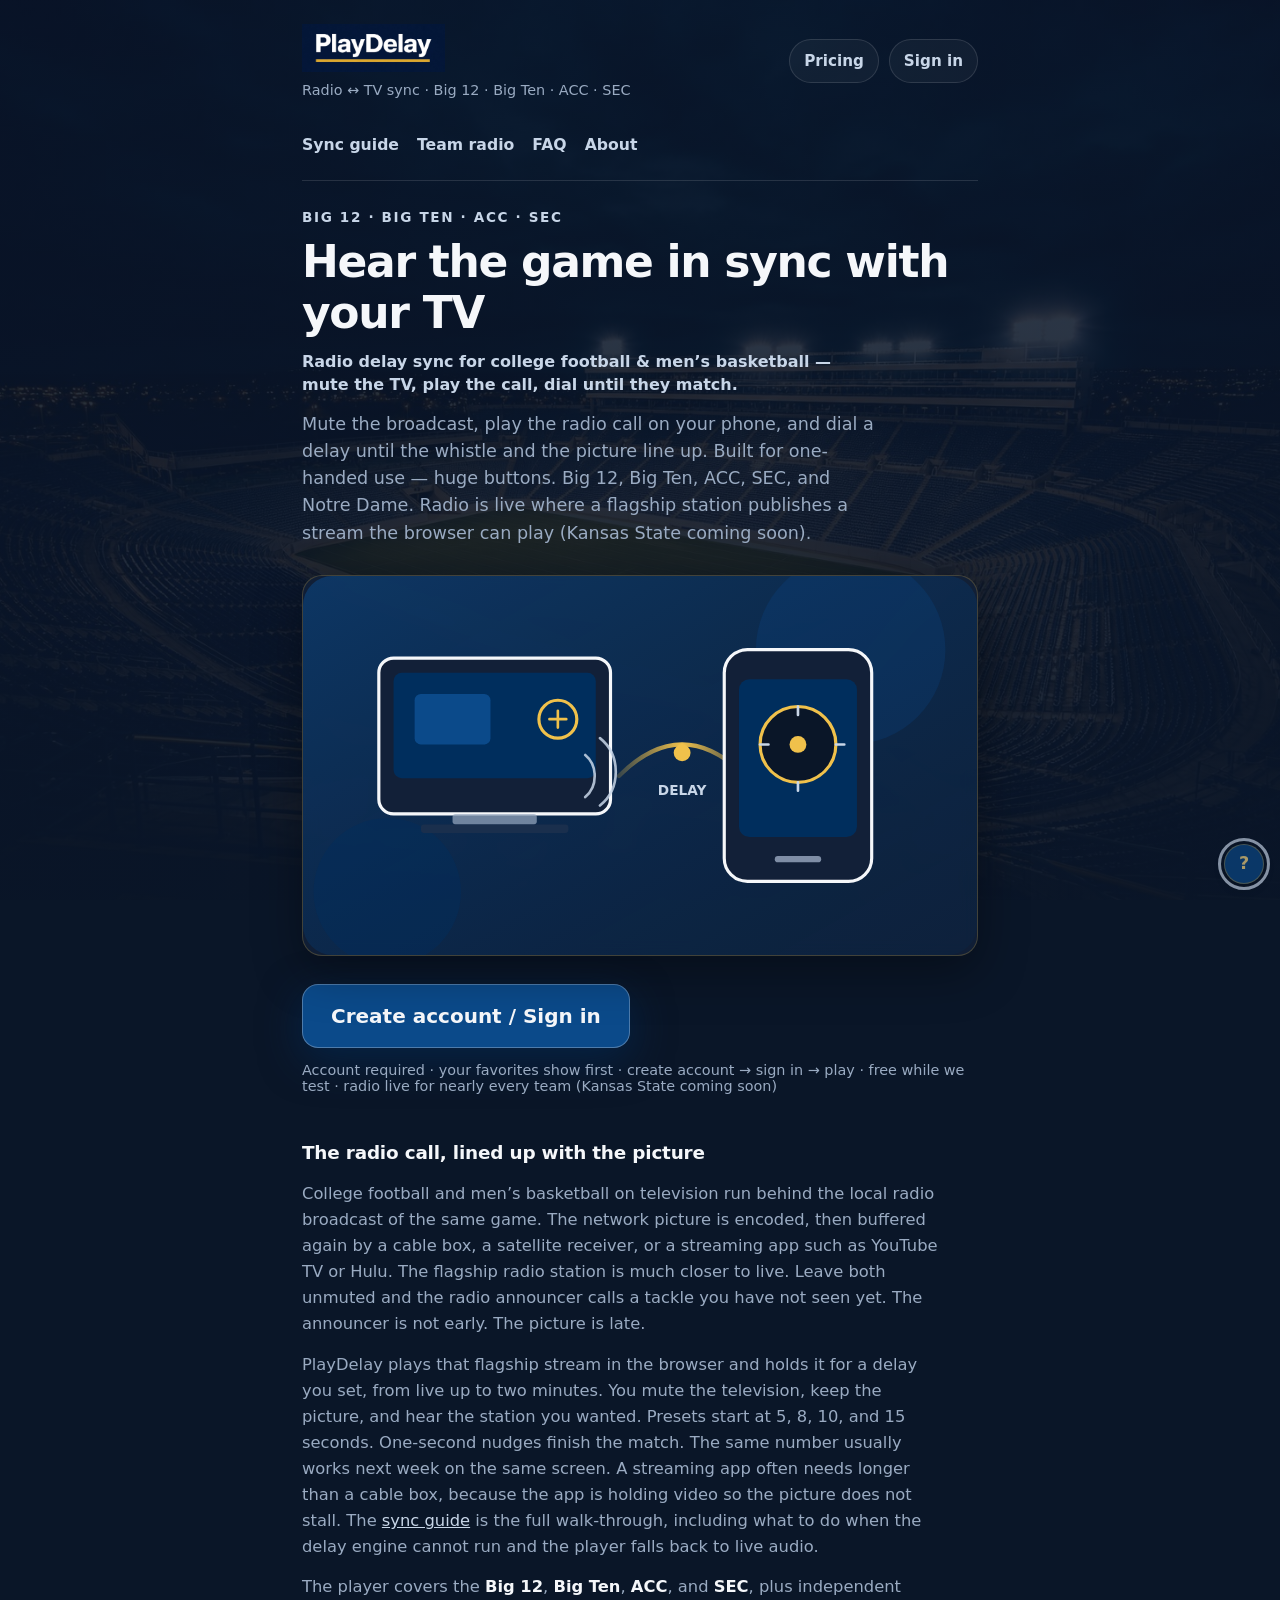
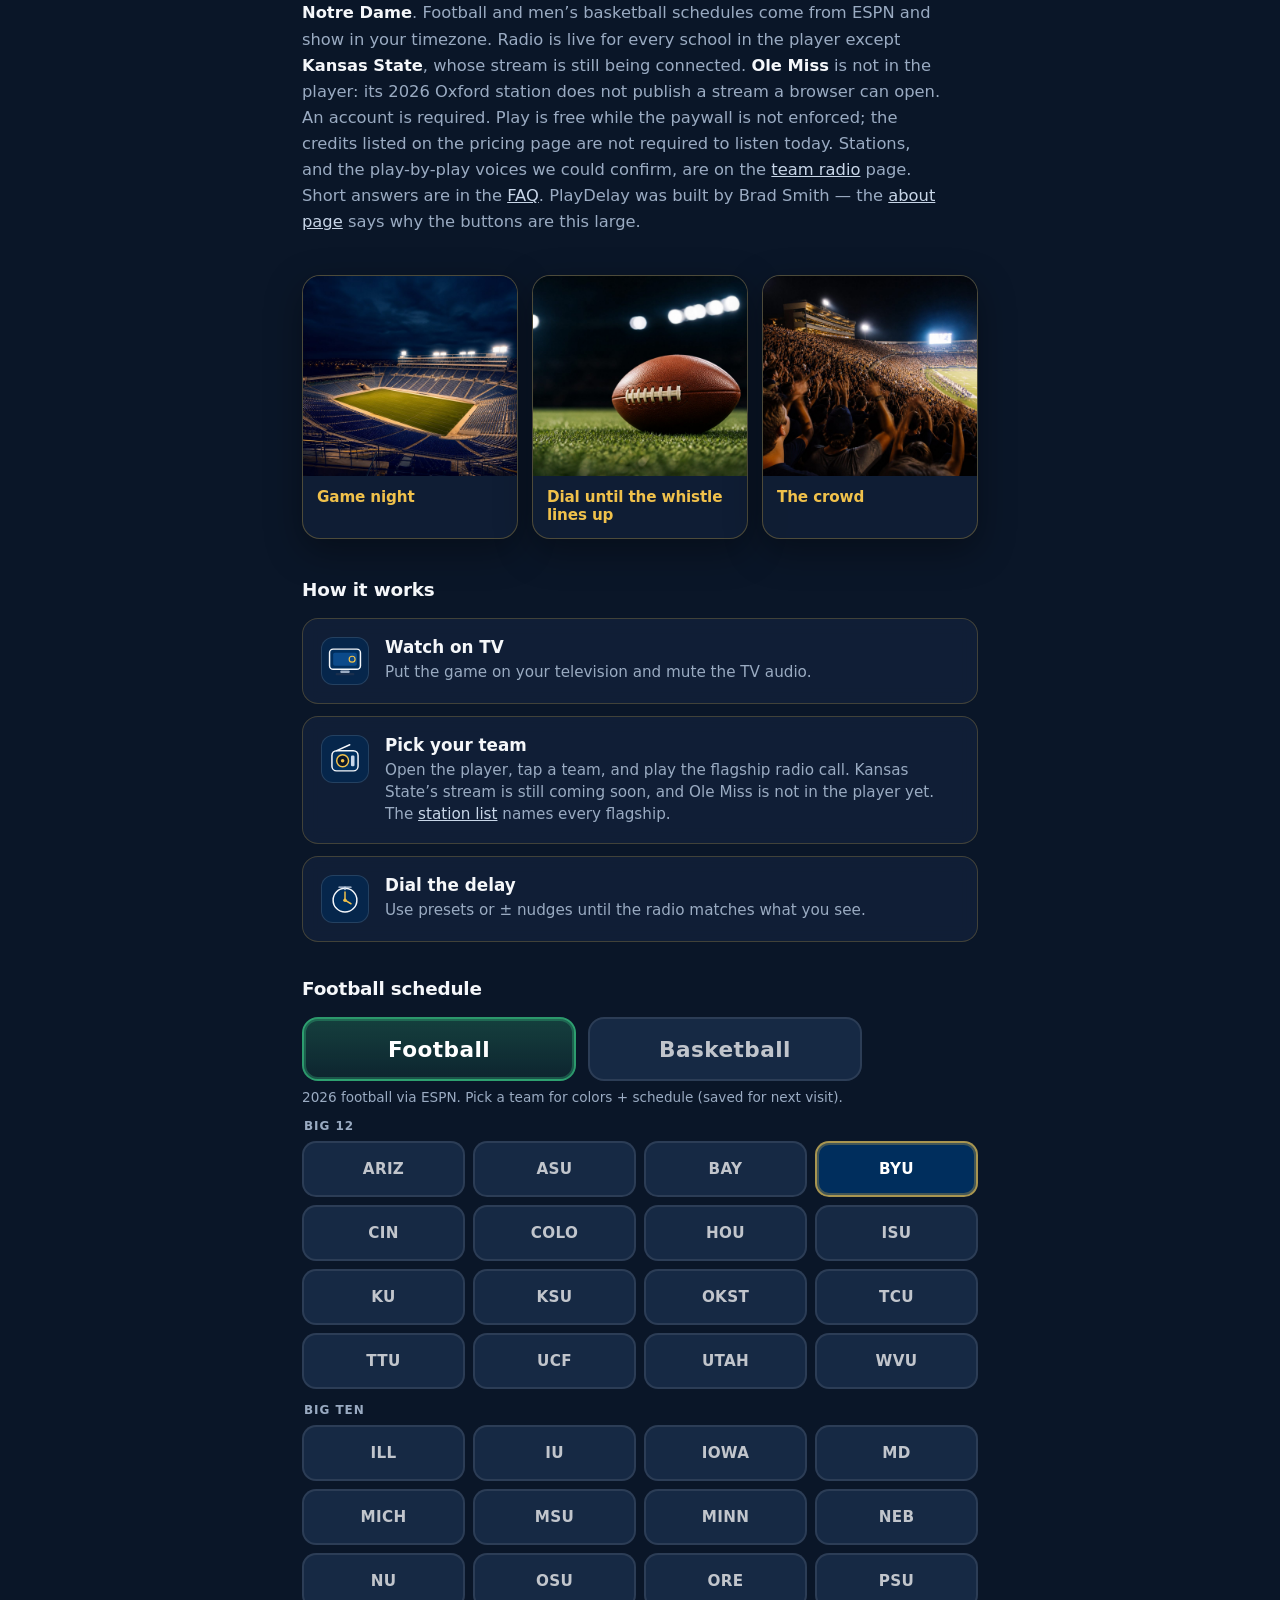
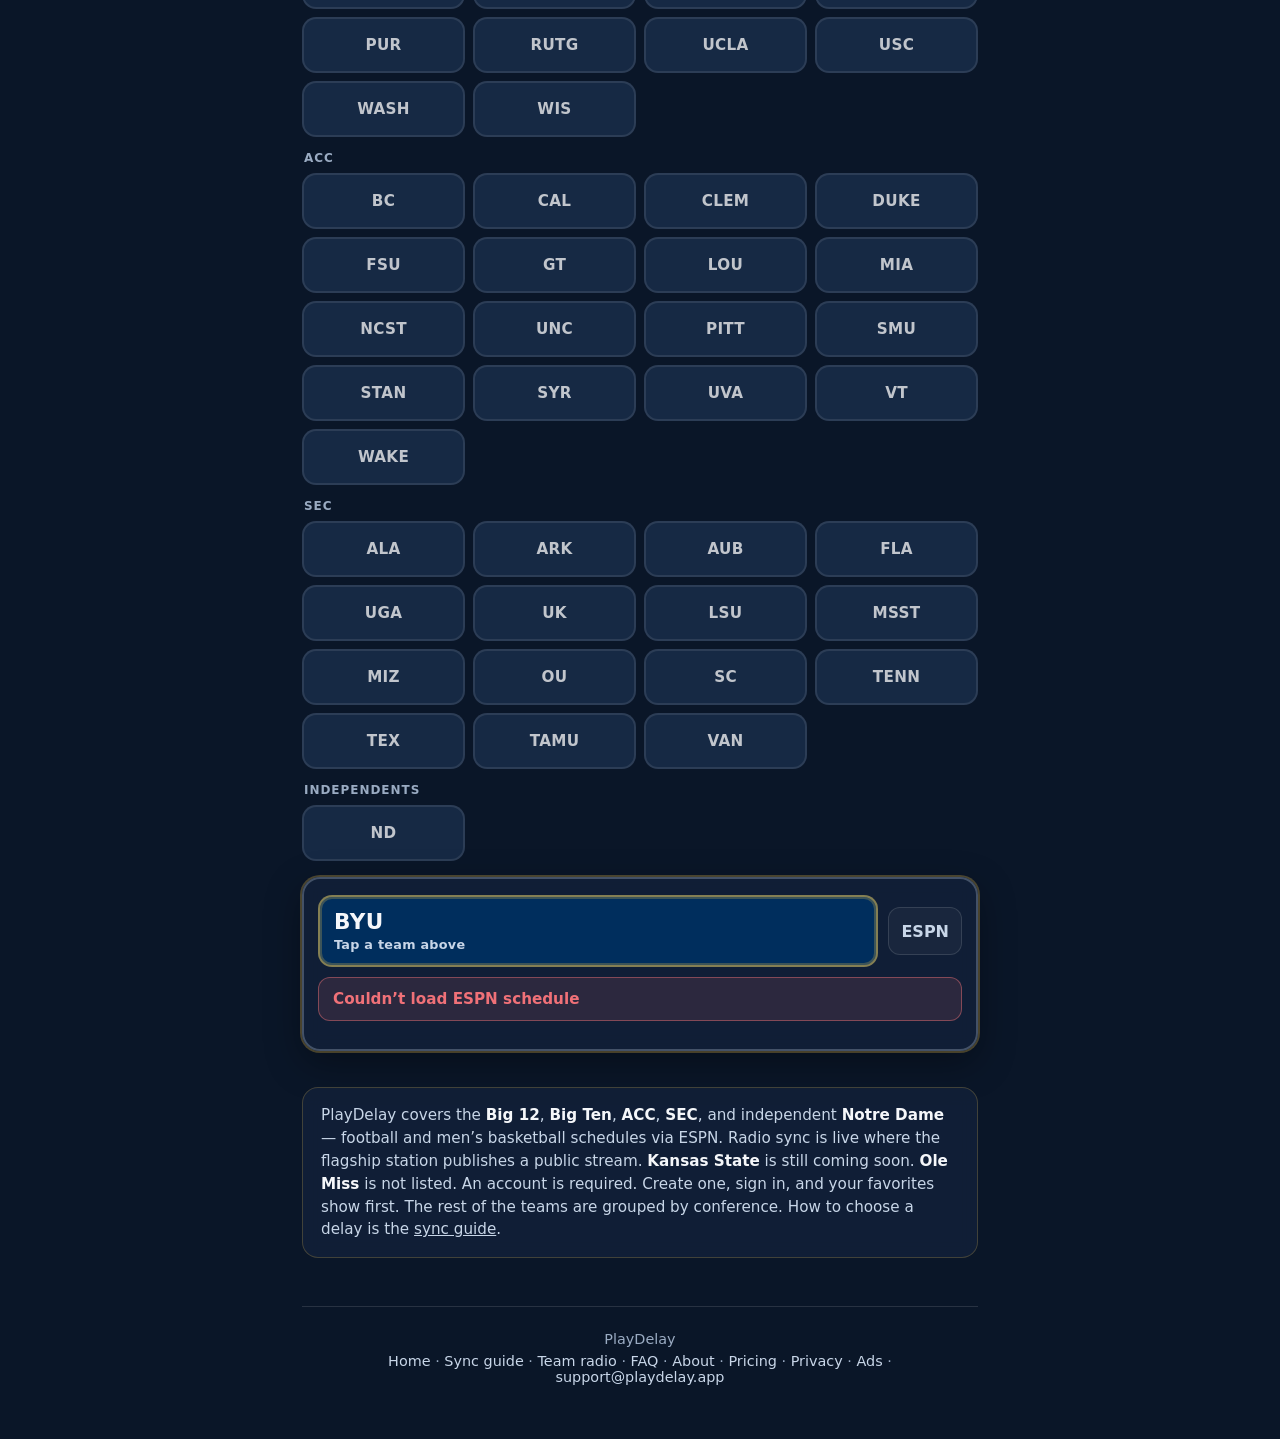
<file: index.html>
<!DOCTYPE html>
<html lang="en">
<head>
<script async src="https://pagead2.googlesyndication.com/pagead/js/adsbygoogle.js?client=ca-pub-4094883618179579"
     crossorigin="anonymous"></script>
<meta name="google-adsense-account" content="ca-pub-4094883618179579">
  <meta charset="utf-8" />
  <meta name="viewport" content="width=device-width, initial-scale=1, viewport-fit=cover" />
  <meta name="theme-color" content="#0a1628" />
  <script>
    try {
      var t = localStorage.getItem("playdelay.lastTeam");
      var ok = {
        arizona:1, asu:1, baylor:1, byu:1, cincinnati:1, colorado:1, houston:1,
        iowa_state:1, kansas:1, kansas_state:1, oklahoma_state:1, tcu:1,
        texas_tech:1, ucf:1, utah:1, west_virginia:1, nebraska:1, usc:1, miami:1,
        notre_dame:1, lsu:1, alabama:1, arkansas:1, auburn:1, boston_college:1,
        california:1, clemson:1, duke:1, florida:1, florida_state:1, georgia:1,
        georgia_tech:1, illinois:1, indiana:1, iowa:1, kentucky:1, louisville:1,
        maryland:1, michigan:1, michigan_state:1, minnesota:1, mississippi_state:1,
        missouri:1, nc_state:1, north_carolina:1, northwestern:1, ohio_state:1,
        oklahoma:1, oregon:1, penn_state:1, pittsburgh:1, purdue:1, rutgers:1,
        smu:1, south_carolina:1, stanford:1, syracuse:1, tennessee:1, texas:1,
        texas_am:1, ucla:1, vanderbilt:1, virginia:1, virginia_tech:1,
        wake_forest:1, washington:1, wisconsin:1
      };
      if (t && ok[t]) document.documentElement.dataset.team = t;
    } catch (e) {}
  </script>
  <link rel="icon" href="assets/favicon.svg?v=logo3" type="image/svg+xml" />
  <link rel="icon" href="assets/favicon-32.png?v=logo3" type="image/png" sizes="32x32" />
  <link rel="apple-touch-icon" href="assets/apple-touch-icon.png?v=logo3" />
  <title>PlayDelay — Sync radio to TV for Power 4 football</title>
  <meta name="description" content="Sync college football and men’s basketball radio to your TV. Big 12, Big Ten, ACC, SEC, and Notre Dame. Live radio where the flagship publishes a browser stream. Kansas State is still coming soon." />
  <link rel="canonical" href="https://playdelay.app/" />
  <meta property="og:title" content="PlayDelay — Sync radio to TV for Power 4 football" />
  <meta property="og:description" content="Sync college football and men’s basketball radio to your TV. Big 12, Big Ten, ACC, SEC, and Notre Dame. Live radio where the flagship publishes a browser stream. Kansas State is still coming soon." />
  <meta property="og:url" content="https://playdelay.app/" />
  <meta property="og:type" content="website" />
  <meta property="og:image" content="https://playdelay.app/assets/og-image.png?v=logo3" />
  <meta property="og:image:width" content="1200" />
  <meta property="og:image:height" content="630" />
  <meta name="twitter:card" content="summary_large_image" />
  <meta name="twitter:title" content="PlayDelay — Sync radio to TV for Power 4 football" />
  <meta name="twitter:description" content="Sync college football and men’s basketball radio to your TV. Big 12, Big Ten, ACC, SEC, and Notre Dame. Live radio where the flagship publishes a browser stream. Kansas State is still coming soon." />
  <meta name="twitter:image" content="https://playdelay.app/assets/og-image.png?v=logo3" />
  <meta name="google-site-verification" content="noxufBd_f9ALm4eSOAFZV-xJT1zgJV4WtEppzp7fz1U" />
  <script type="application/ld+json">
  {
    "@context": "https://schema.org",
    "@type": "WebApplication",
    "name": "PlayDelay",
    "url": "https://playdelay.app/",
    "description": "Sync college football and men’s basketball radio to your TV. Big 12, Big Ten, ACC, SEC, and Notre Dame. Live radio where the flagship publishes a browser stream. Kansas State is still coming soon.",
    "applicationCategory": "SportsApplication",
    "operatingSystem": "Web",
    "offers": {
      "@type": "Offer",
      "price": "0",
      "priceCurrency": "USD"
    }
  }
  </script>
  <link rel="manifest" href="manifest.webmanifest" />
  <link rel="stylesheet" href="styles.css?v=content1" />
</head>
<body class="landing env-landing">
  <div class="landing-shell">
    <header class="landing-header">
      <div class="brand brand--wordmark">
        <img class="brand-wordmark" src="assets/logo-wordmark.png?v=logo3" alt="PlayDelay" width="800" height="269" />
        <p class="subtitle">Radio ↔ TV sync · Big 12 · Big Ten · ACC · SEC</p>
      </div>
      <div class="header-actions">
        <a class="nav-link" href="pricing.html">Pricing</a>
        <a class="nav-link" href="login.html?next=player.html">Sign in</a>
      </div>
    </header>
    <nav class="landing-links" aria-label="Guides">
      <a href="guide.html">Sync guide</a>
      <a href="radio.html">Team radio</a>
      <a href="faq.html">FAQ</a>
      <a href="about.html">About</a>
    </nav>

    <main>
      <section class="hero" aria-labelledby="hero-title">
        <p class="hero-kicker">Big 12 · Big Ten · ACC · SEC</p>
        <h2 id="hero-title" class="hero-title">Hear the game in sync with your TV</h2>
        <p class="hero-seo">Radio delay sync for college football &amp; men’s basketball — mute the TV, play the call, dial until they match.</p>
        <p class="hero-lead">
          Mute the broadcast, play the radio call on your phone, and dial a delay
          until the whistle and the picture line up. Built for one-handed use —
          huge buttons. Big 12, Big Ten, ACC, SEC, and Notre Dame. Radio is live where a flagship station publishes a stream the browser can play (Kansas State coming soon).
        </p>
        <figure class="hero-art">
          <img
            src="assets/hero-sync.svg"
            width="640"
            height="360"
            alt="Illustration of a TV and phone radio synced with a delay dial"
          />
        </figure>
        <div class="hero-actions">
          <a class="btn btn-cta" href="login.html?next=player.html">Create account / Sign in</a>
        </div>
        <p class="hero-note">Account required · your favorites show first · create account → sign in → play · free while we test · radio live for nearly every team (Kansas State coming soon)</p>
      </section>

      <section class="home-copy" aria-labelledby="home-copy-title">
        <h2 id="home-copy-title" class="section-title">The radio call, lined up with the picture</h2>
        <p>
          College football and men’s basketball on television run behind the local radio broadcast of the same game. The network picture is encoded, then buffered again by a cable box, a satellite receiver, or a streaming app such as YouTube TV or Hulu. The flagship radio station is much closer to live. Leave both unmuted and the radio announcer calls a tackle you have not seen yet. The announcer is not early. The picture is late.
        </p>
        <p>
          PlayDelay plays that flagship stream in the browser and holds it for a delay you set, from live up to two minutes. You mute the television, keep the picture, and hear the station you wanted. Presets start at 5, 8, 10, and 15 seconds. One-second nudges finish the match. The same number usually works next week on the same screen. A streaming app often needs longer than a cable box, because the app is holding video so the picture does not stall. The <a href="guide.html">sync guide</a> is the full walk-through, including what to do when the delay engine cannot run and the player falls back to live audio.
        </p>
        <p>
          The player covers the <strong>Big 12</strong>, <strong>Big Ten</strong>, <strong>ACC</strong>, and <strong>SEC</strong>, plus independent <strong>Notre Dame</strong>. Football and men’s basketball schedules come from ESPN and show in your timezone. Radio is live for every school in the player except <strong>Kansas State</strong>, whose stream is still being connected. <strong>Ole Miss</strong> is not in the player: its 2026 Oxford station does not publish a stream a browser can open. An account is required. Play is free while the paywall is not enforced; the credits listed on the pricing page are not required to listen today. Stations, and the play-by-play voices we could confirm, are on the <a href="radio.html">team radio</a> page. Short answers are in the <a href="faq.html">FAQ</a>. PlayDelay was built by Brad Smith — the <a href="about.html">about page</a> says why the buttons are this large.
        </p>
      </section>

      <section class="env-gallery" aria-label="Game night atmosphere">
        <figure class="env-card">
          <img
            src="assets/env-stadium-night.jpg"
            width="768"
            height="512"
            alt="Lit football stadium at night"
            loading="lazy"
            decoding="async"
          />
          <figcaption>Game night</figcaption>
        </figure>
        <figure class="env-card">
          <img
            src="assets/env-football-turf.jpg"
            width="768"
            height="512"
            alt="Football on turf under stadium lights"
            loading="lazy"
            decoding="async"
          />
          <figcaption>Dial until the whistle lines up</figcaption>
        </figure>
        <figure class="env-card">
          <img
            src="assets/env-crowd-night.jpg"
            width="768"
            height="512"
            alt="Stadium crowd under night lights"
            loading="lazy"
            decoding="async"
          />
          <figcaption>The crowd</figcaption>
        </figure>
      </section>

      <section class="how" aria-labelledby="how-title">
        <h2 id="how-title" class="section-title">How it works</h2>
        <ol class="steps-list">
          <li class="step-card">
            <img class="step-icon" src="assets/icon-tv.svg" width="48" height="48" alt="" />
            <div>
              <h3>Watch on TV</h3>
              <p>Put the game on your television and mute the TV audio.</p>
            </div>
          </li>
          <li class="step-card">
            <img class="step-icon" src="assets/icon-radio.svg" width="48" height="48" alt="" />
            <div>
              <h3>Pick your team</h3>
              <p>Open the player, tap a team, and play the flagship radio call. Kansas State’s stream is still coming soon, and Ole Miss is not in the player yet. The <a href="radio.html">station list</a> names every flagship.</p>
            </div>
          </li>
          <li class="step-card">
            <img class="step-icon" src="assets/icon-delay.svg" width="48" height="48" alt="" />
            <div>
              <h3>Dial the delay</h3>
              <p>Use presets or ± nudges until the radio matches what you see.</p>
            </div>
          </li>
        </ol>
      </section>


      <section class="landing-schedule" aria-labelledby="sched-section-title">
        <h2 id="sched-section-title" class="section-title">Football schedule</h2>
        <div id="landingSportToggle" class="sport-toggle sport-toggle-landing" role="group" aria-label="Sport" data-active="football"></div>
        <p class="landing-sched-note">2026 football via ESPN. Times in your local timezone. Teams organized by conference — tap a name to set colors (saved for next visit).</p>
        <div id="landingTeamChips" class="landing-team-chips" aria-label="Choose team"></div>
        <div id="landingSchedPanel" class="landing-sched-card is-selected" data-team="byu" aria-label="Team schedule"></div>
      </section>

      <section class="focus-note" aria-label="Scope">
        <p>
          PlayDelay covers the <strong>Big 12</strong>, <strong>Big Ten</strong>, <strong>ACC</strong>, <strong>SEC</strong>, and independent <strong>Notre Dame</strong> — football and men’s basketball schedules via ESPN. Radio sync is live where the flagship station publishes a public stream. <strong>Kansas State</strong> is still coming soon. <strong>Ole Miss</strong> is not listed.
          An account is required. Create one, sign in, and your favorites show first. The rest of the teams are grouped by conference. How to choose a delay is the <a href="guide.html">sync guide</a>.
        </p>
      </section>
    </main>

    <aside class="pd-ad-wrap" aria-label="Sponsored">
      <div class="pd-ad" data-ad-slot="" data-ad-place="landing-below-cta"></div>
    </aside>

    <footer class="landing-footer">
      <p>PlayDelay</p>
      <p>
        <a href="index.html">Home</a>
        ·
        <a href="guide.html">Sync guide</a>
        ·
        <a href="radio.html">Team radio</a>
        ·
        <a href="faq.html">FAQ</a>
        ·
        <a href="about.html">About</a>
        ·
        <a href="pricing.html">Pricing</a>
        ·
        <a href="privacy.html">Privacy</a>
        ·
        <a href="ads.html">Ads</a>
        ·
        <a href="mailto:support@playdelay.app">support@playdelay.app</a>
      </p>
    </footer>
  </div>
  <script src="teams.js?v=20261118"></script>
  <script src="usage.js"></script>
  <script src="landing-theme.js"></script>
  <script src="schedule.js?v=20261118"></script>
  <script src="support-chat.js?v=fav1"></script>
  <script src="ads.js"></script>
</body>
</html>
</file>
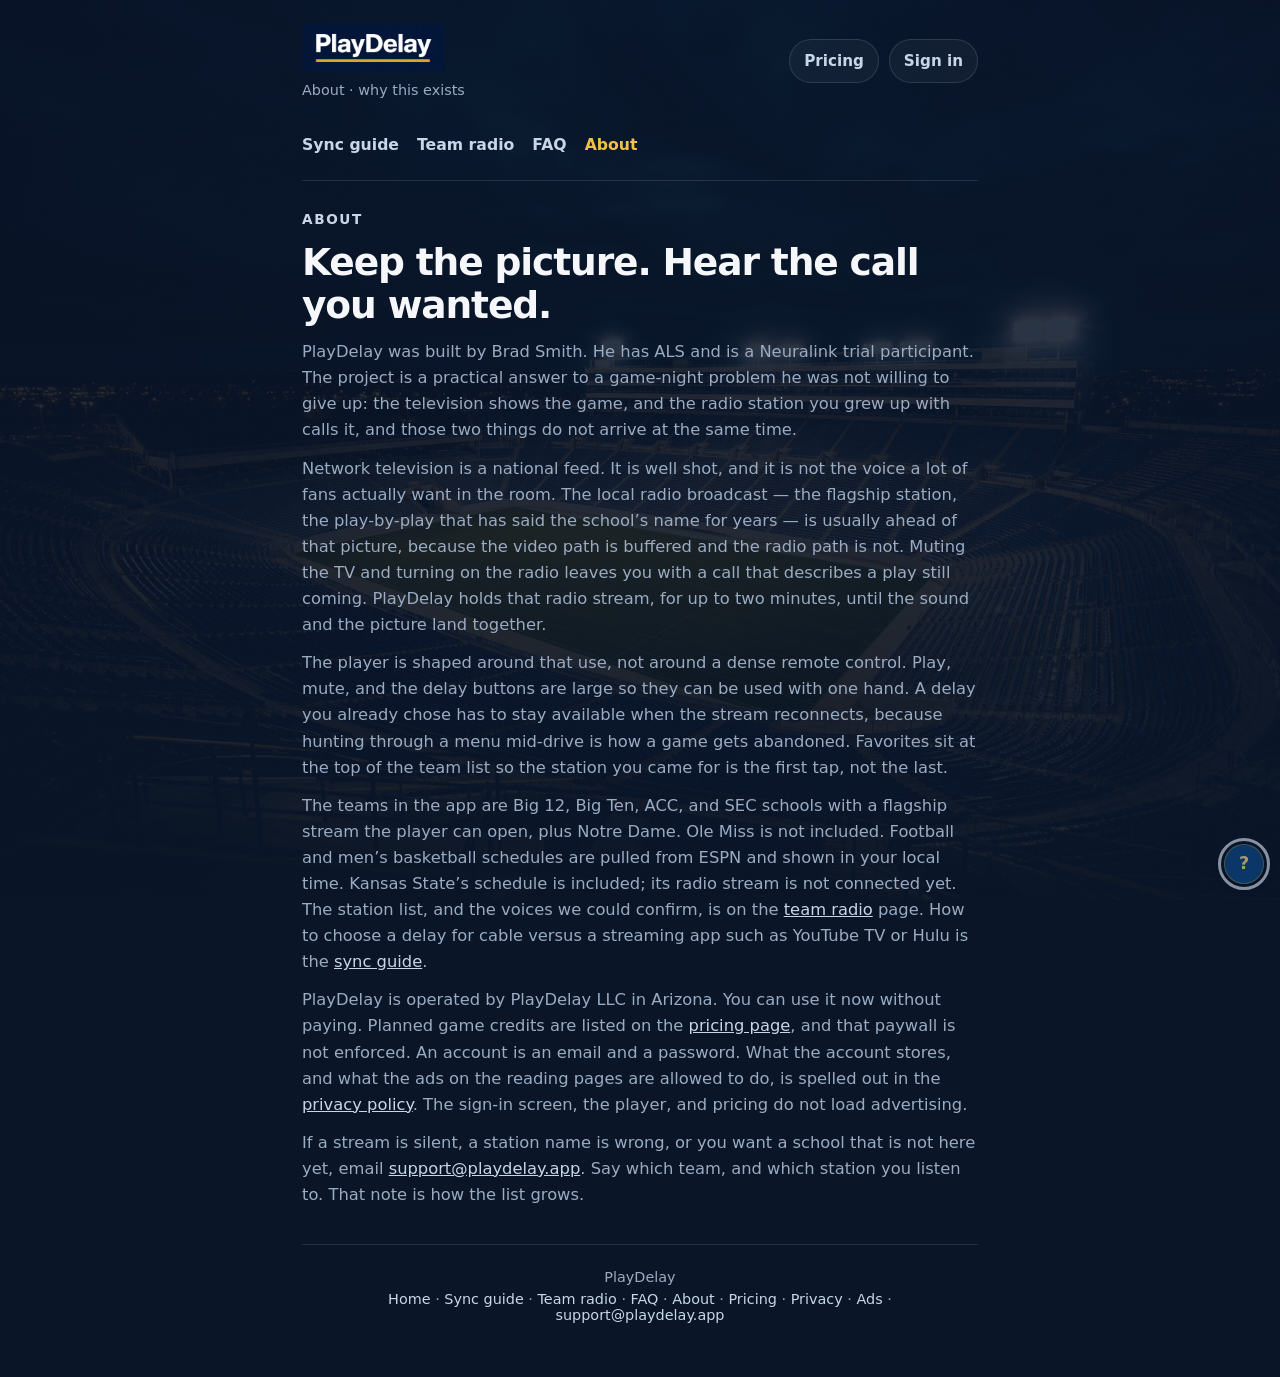
<file: about.html>
<!DOCTYPE html>
<html lang="en">
<head>
<script async src="https://pagead2.googlesyndication.com/pagead/js/adsbygoogle.js?client=ca-pub-4094883618179579"
     crossorigin="anonymous"></script>
<meta name="google-adsense-account" content="ca-pub-4094883618179579">
  <meta charset="utf-8" />
  <meta name="viewport" content="width=device-width, initial-scale=1, viewport-fit=cover" />
  <meta name="theme-color" content="#0a1628" />
  <link rel="icon" href="assets/favicon.svg?v=logo3" type="image/svg+xml" />
  <link rel="icon" href="assets/favicon-32.png?v=logo3" type="image/png" sizes="32x32" />
  <link rel="apple-touch-icon" href="assets/apple-touch-icon.png?v=logo3" />
  <title>About PlayDelay — Brad Smith</title>
  <meta name="description" content="PlayDelay was built by Brad Smith, who has ALS and is a Neuralink trial participant, so fans can keep the TV picture and hear the radio call in sync." />
  <link rel="canonical" href="https://playdelay.app/about.html" />
  <meta property="og:title" content="About PlayDelay" />
  <meta property="og:description" content="A radio-to-TV delay built by Brad Smith so the picture and the call can be used together, one-handed." />
  <meta property="og:url" content="https://playdelay.app/about.html" />
  <meta property="og:type" content="article" />
  <meta property="og:image" content="https://playdelay.app/assets/og-image.png?v=logo3" />
  <link rel="stylesheet" href="styles.css?v=content1" />
</head>
<body class="landing env-landing">
  <div class="landing-shell">
    <header class="landing-header">
      <div class="brand brand--wordmark">
        <a class="brand-wordmark-link" href="index.html" aria-label="PlayDelay home">
          <img class="brand-wordmark" src="assets/logo-wordmark.png?v=logo3" alt="PlayDelay" width="800" height="269" />
        </a>
        <p class="subtitle">About · why this exists</p>
      </div>
      <div class="header-actions">
        <a class="nav-link" href="pricing.html">Pricing</a>
        <a class="nav-link" href="login.html?next=player.html">Sign in</a>
      </div>
    </header>
    <nav class="landing-links" aria-label="Guides">
      <a href="guide.html">Sync guide</a>
      <a href="radio.html">Team radio</a>
      <a href="faq.html">FAQ</a>
      <a href="about.html" aria-current="page">About</a>
    </nav>

    <main>
      <article class="article">
        <p class="article-kicker">About</p>
        <h1>Keep the picture. Hear the call you wanted.</h1>
        <p>
          PlayDelay was built by Brad Smith. He has ALS and is a Neuralink trial participant. The project is a practical answer to a game-night problem he was not willing to give up: the television shows the game, and the radio station you grew up with calls it, and those two things do not arrive at the same time.
        </p>
        <p>
          Network television is a national feed. It is well shot, and it is not the voice a lot of fans actually want in the room. The local radio broadcast — the flagship station, the play-by-play that has said the school’s name for years — is usually ahead of that picture, because the video path is buffered and the radio path is not. Muting the TV and turning on the radio leaves you with a call that describes a play still coming. PlayDelay holds that radio stream, for up to two minutes, until the sound and the picture land together.
        </p>
        <p>
          The player is shaped around that use, not around a dense remote control. Play, mute, and the delay buttons are large so they can be used with one hand. A delay you already chose has to stay available when the stream reconnects, because hunting through a menu mid-drive is how a game gets abandoned. Favorites sit at the top of the team list so the station you came for is the first tap, not the last.
        </p>
        <p>
          The teams in the app are Big 12, Big Ten, ACC, and SEC schools with a flagship stream the player can open, plus Notre Dame. Ole Miss is not included. Football and men’s basketball schedules are pulled from ESPN and shown in your local time. Kansas State’s schedule is included; its radio stream is not connected yet. The station list, and the voices we could confirm, is on the <a href="radio.html">team radio</a> page. How to choose a delay for cable versus a streaming app such as YouTube TV or Hulu is the <a href="guide.html">sync guide</a>.
        </p>
        <p>
          PlayDelay is operated by PlayDelay LLC in Arizona. You can use it now without paying. Planned game credits are listed on the <a href="pricing.html">pricing page</a>, and that paywall is not enforced. An account is an email and a password. What the account stores, and what the ads on the reading pages are allowed to do, is spelled out in the <a href="privacy.html">privacy policy</a>. The sign-in screen, the player, and pricing do not load advertising.
        </p>
        <p>
          If a stream is silent, a station name is wrong, or you want a school that is not here yet, email <a href="mailto:support@playdelay.app">support@playdelay.app</a>. Say which team, and which station you listen to. That note is how the list grows.
        </p>
      </article>
    </main>

    <footer class="landing-footer">
      <p>PlayDelay</p>
      <p>
        <a href="index.html">Home</a>
        ·
        <a href="guide.html">Sync guide</a>
        ·
        <a href="radio.html">Team radio</a>
        ·
        <a href="faq.html">FAQ</a>
        ·
        <a href="about.html">About</a>
        ·
        <a href="pricing.html">Pricing</a>
        ·
        <a href="privacy.html">Privacy</a>
        ·
        <a href="ads.html">Ads</a>
        ·
        <a href="mailto:support@playdelay.app">support@playdelay.app</a>
      </p>
    </footer>
  </div>
  <script src="support-chat.js?v=fav1"></script>
</body>
</html>
</file>
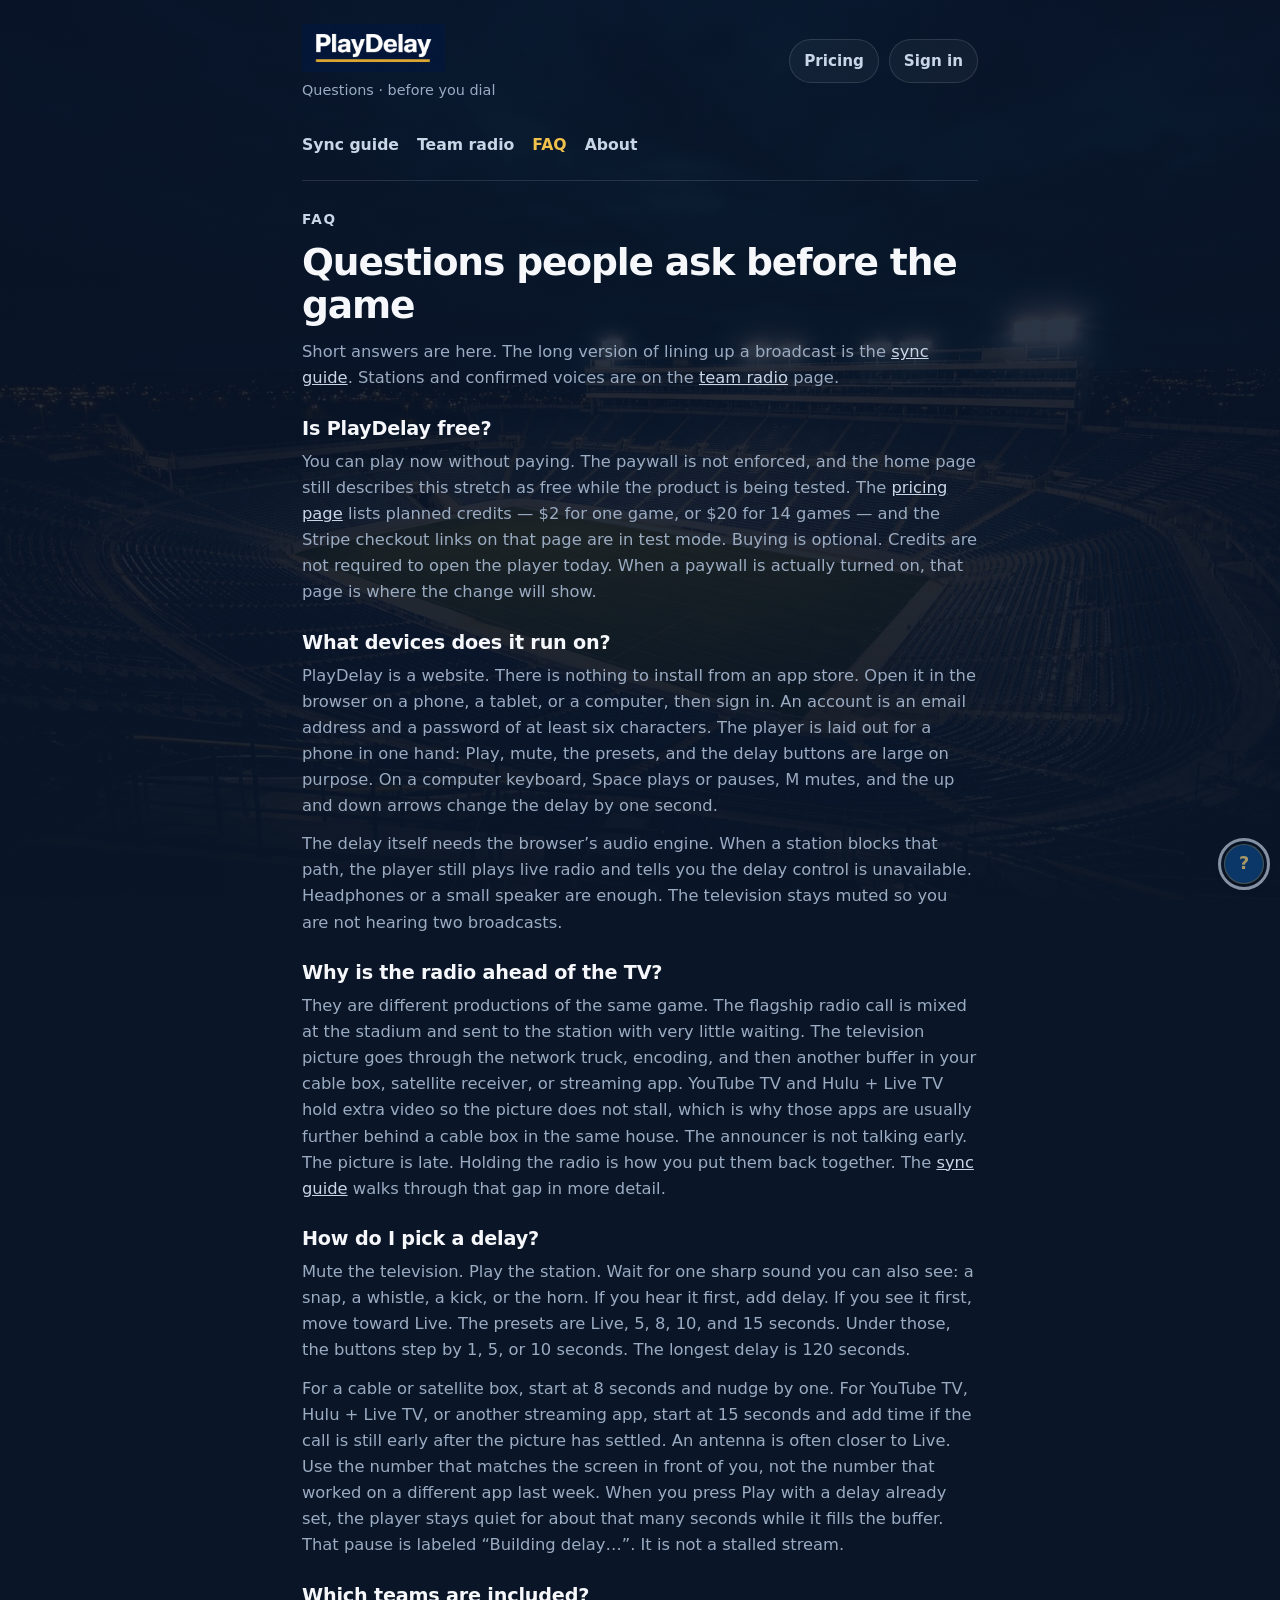
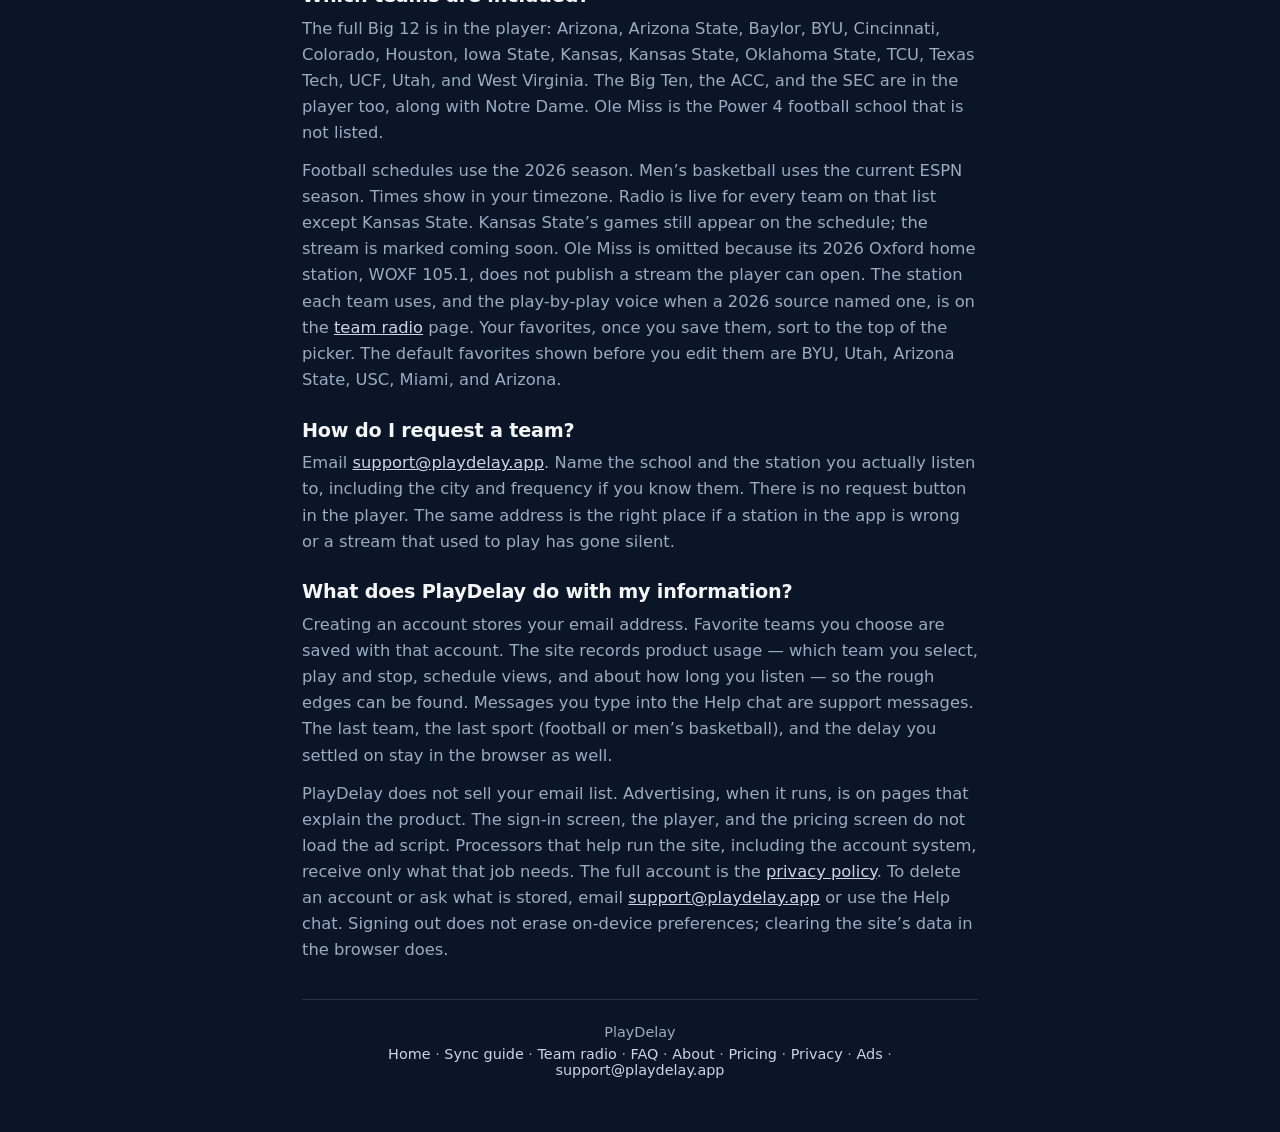
<file: faq.html>
<!DOCTYPE html>
<html lang="en">
<head>
<script async src="https://pagead2.googlesyndication.com/pagead/js/adsbygoogle.js?client=ca-pub-4094883618179579"
     crossorigin="anonymous"></script>
<meta name="google-adsense-account" content="ca-pub-4094883618179579">
  <meta charset="utf-8" />
  <meta name="viewport" content="width=device-width, initial-scale=1, viewport-fit=cover" />
  <meta name="theme-color" content="#0a1628" />
  <link rel="icon" href="assets/favicon.svg?v=logo3" type="image/svg+xml" />
  <link rel="icon" href="assets/favicon-32.png?v=logo3" type="image/png" sizes="32x32" />
  <link rel="apple-touch-icon" href="assets/apple-touch-icon.png?v=logo3" />
  <title>FAQ — PlayDelay</title>
  <meta name="description" content="Is PlayDelay free, which devices it runs on, why radio leads the TV, how to pick a delay, which teams are included, and how to ask for another school." />
  <link rel="canonical" href="https://playdelay.app/faq.html" />
  <meta property="og:title" content="FAQ — PlayDelay" />
  <meta property="og:description" content="Free while the paywall is off, how the delay works, which teams have radio, and how to request another school." />
  <meta property="og:url" content="https://playdelay.app/faq.html" />
  <meta property="og:type" content="article" />
  <meta property="og:image" content="https://playdelay.app/assets/og-image.png?v=logo3" />
  <link rel="stylesheet" href="styles.css?v=content1" />
  <script type="application/ld+json">
  {
    "@context": "https://schema.org",
    "@type": "FAQPage",
    "mainEntity": [
      {
        "@type": "Question",
        "name": "Is PlayDelay free?",
        "acceptedAnswer": {
          "@type": "Answer",
          "text": "You can play now without paying. The paywall is not enforced. The pricing page lists planned credits of $2 for one game and $20 for 14 games, and those Stripe links are in test mode. Credits are not required to open the player today."
        }
      },
      {
        "@type": "Question",
        "name": "What devices does PlayDelay work on?",
        "acceptedAnswer": {
          "@type": "Answer",
          "text": "PlayDelay is a website, not an app-store download. Open it in a phone, tablet, or computer browser. You sign in with email and a password of at least six characters. The player uses large buttons so play, mute, and delay can be used with one hand. On a computer, Space plays or pauses, M mutes, and the arrow keys change the delay by one second."
        }
      },
      {
        "@type": "Question",
        "name": "Why is the radio ahead of the TV?",
        "acceptedAnswer": {
          "@type": "Answer",
          "text": "The flagship radio call is produced close to the stadium and reaches you with little buffering. The television picture is a separate feed that is encoded and buffered again by cable, satellite, or a streaming app such as YouTube TV or Hulu. The announcer is not early. The picture is late."
        }
      },
      {
        "@type": "Question",
        "name": "How do I pick a delay?",
        "acceptedAnswer": {
          "@type": "Answer",
          "text": "Mute the TV, play the team station, and listen for a snap, whistle, or horn. If you hear it before you see it, add delay. If you see it first, lower the delay toward Live. Presets are Live, 5, 8, 10, and 15 seconds, and you can nudge by 1, 5, or 10 seconds up to 120 seconds. Cable often lands in the short presets. Streaming apps often need more than 15 seconds. Match the screen you are watching."
        }
      },
      {
        "@type": "Question",
        "name": "Which teams are included?",
        "acceptedAnswer": {
          "@type": "Answer",
          "text": "The player includes the Big 12, Big Ten, ACC, SEC, and Notre Dame. Football and men’s basketball schedules come from ESPN. Radio plays where a flagship station publishes a stream a browser can open. Kansas State is listed, and its stream is not connected yet. Ole Miss is not in the player, because WOXF 105.1 does not publish a public stream."
        }
      },
      {
        "@type": "Question",
        "name": "How do I request a team?",
        "acceptedAnswer": {
          "@type": "Answer",
          "text": "Email support@playdelay.app with the school and the station you listen to. There is no request form in the app."
        }
      },
      {
        "@type": "Question",
        "name": "What happens to my information?",
        "acceptedAnswer": {
          "@type": "Answer",
          "text": "An account stores your email and the favorite teams you choose. The site also records product usage such as team selects and listen time, support-chat messages you send, and on-device preferences such as the last team and delay. PlayDelay does not sell your email list. Details are on the privacy policy page. To delete an account, email support@playdelay.app."
        }
      }
    ]
  }
  </script>
</head>
<body class="landing env-landing">
  <div class="landing-shell">
    <header class="landing-header">
      <div class="brand brand--wordmark">
        <a class="brand-wordmark-link" href="index.html" aria-label="PlayDelay home">
          <img class="brand-wordmark" src="assets/logo-wordmark.png?v=logo3" alt="PlayDelay" width="800" height="269" />
        </a>
        <p class="subtitle">Questions · before you dial</p>
      </div>
      <div class="header-actions">
        <a class="nav-link" href="pricing.html">Pricing</a>
        <a class="nav-link" href="login.html?next=player.html">Sign in</a>
      </div>
    </header>
    <nav class="landing-links" aria-label="Guides">
      <a href="guide.html">Sync guide</a>
      <a href="radio.html">Team radio</a>
      <a href="faq.html" aria-current="page">FAQ</a>
      <a href="about.html">About</a>
    </nav>

    <main>
      <article class="article">
        <p class="article-kicker">FAQ</p>
        <h1>Questions people ask before the game</h1>
        <p>
          Short answers are here. The long version of lining up a broadcast is the <a href="guide.html">sync guide</a>. Stations and confirmed voices are on the <a href="radio.html">team radio</a> page.
        </p>

        <h2>Is PlayDelay free?</h2>
        <p>
          You can play now without paying. The paywall is not enforced, and the home page still describes this stretch as free while the product is being tested. The <a href="pricing.html">pricing page</a> lists planned credits — $2 for one game, or $20 for 14 games — and the Stripe checkout links on that page are in test mode. Buying is optional. Credits are not required to open the player today. When a paywall is actually turned on, that page is where the change will show.
        </p>

        <h2>What devices does it run on?</h2>
        <p>
          PlayDelay is a website. There is nothing to install from an app store. Open it in the browser on a phone, a tablet, or a computer, then sign in. An account is an email address and a password of at least six characters. The player is laid out for a phone in one hand: Play, mute, the presets, and the delay buttons are large on purpose. On a computer keyboard, Space plays or pauses, M mutes, and the up and down arrows change the delay by one second.
        </p>
        <p>
          The delay itself needs the browser’s audio engine. When a station blocks that path, the player still plays live radio and tells you the delay control is unavailable. Headphones or a small speaker are enough. The television stays muted so you are not hearing two broadcasts.
        </p>

        <h2>Why is the radio ahead of the TV?</h2>
        <p>
          They are different productions of the same game. The flagship radio call is mixed at the stadium and sent to the station with very little waiting. The television picture goes through the network truck, encoding, and then another buffer in your cable box, satellite receiver, or streaming app. YouTube TV and Hulu + Live TV hold extra video so the picture does not stall, which is why those apps are usually further behind a cable box in the same house. The announcer is not talking early. The picture is late. Holding the radio is how you put them back together. The <a href="guide.html">sync guide</a> walks through that gap in more detail.
        </p>

        <h2>How do I pick a delay?</h2>
        <p>
          Mute the television. Play the station. Wait for one sharp sound you can also see: a snap, a whistle, a kick, or the horn. If you hear it first, add delay. If you see it first, move toward Live. The presets are Live, 5, 8, 10, and 15 seconds. Under those, the buttons step by 1, 5, or 10 seconds. The longest delay is 120 seconds.
        </p>
        <p>
          For a cable or satellite box, start at 8 seconds and nudge by one. For YouTube TV, Hulu + Live TV, or another streaming app, start at 15 seconds and add time if the call is still early after the picture has settled. An antenna is often closer to Live. Use the number that matches the screen in front of you, not the number that worked on a different app last week. When you press Play with a delay already set, the player stays quiet for about that many seconds while it fills the buffer. That pause is labeled “Building delay…”. It is not a stalled stream.
        </p>

        <h2>Which teams are included?</h2>
        <p>
          The full Big 12 is in the player: Arizona, Arizona State, Baylor, BYU, Cincinnati, Colorado, Houston, Iowa State, Kansas, Kansas State, Oklahoma State, TCU, Texas Tech, UCF, Utah, and West Virginia. The Big Ten, the ACC, and the SEC are in the player too, along with Notre Dame. Ole Miss is the Power 4 football school that is not listed.
        </p>
        <p>
          Football schedules use the 2026 season. Men’s basketball uses the current ESPN season. Times show in your timezone. Radio is live for every team on that list except Kansas State. Kansas State’s games still appear on the schedule; the stream is marked coming soon. Ole Miss is omitted because its 2026 Oxford home station, WOXF 105.1, does not publish a stream the player can open. The station each team uses, and the play-by-play voice when a 2026 source named one, is on the <a href="radio.html">team radio</a> page. Your favorites, once you save them, sort to the top of the picker. The default favorites shown before you edit them are BYU, Utah, Arizona State, USC, Miami, and Arizona.
        </p>

        <h2>How do I request a team?</h2>
        <p>
          Email <a href="mailto:support@playdelay.app">support@playdelay.app</a>. Name the school and the station you actually listen to, including the city and frequency if you know them. There is no request button in the player. The same address is the right place if a station in the app is wrong or a stream that used to play has gone silent.
        </p>

        <h2>What does PlayDelay do with my information?</h2>
        <p>
          Creating an account stores your email address. Favorite teams you choose are saved with that account. The site records product usage — which team you select, play and stop, schedule views, and about how long you listen — so the rough edges can be found. Messages you type into the Help chat are support messages. The last team, the last sport (football or men’s basketball), and the delay you settled on stay in the browser as well.
        </p>
        <p>
          PlayDelay does not sell your email list. Advertising, when it runs, is on pages that explain the product. The sign-in screen, the player, and the pricing screen do not load the ad script. Processors that help run the site, including the account system, receive only what that job needs. The full account is the <a href="privacy.html">privacy policy</a>. To delete an account or ask what is stored, email <a href="mailto:support@playdelay.app">support@playdelay.app</a> or use the Help chat. Signing out does not erase on-device preferences; clearing the site’s data in the browser does.
        </p>
      </article>
    </main>

    <footer class="landing-footer">
      <p>PlayDelay</p>
      <p>
        <a href="index.html">Home</a>
        ·
        <a href="guide.html">Sync guide</a>
        ·
        <a href="radio.html">Team radio</a>
        ·
        <a href="faq.html">FAQ</a>
        ·
        <a href="about.html">About</a>
        ·
        <a href="pricing.html">Pricing</a>
        ·
        <a href="privacy.html">Privacy</a>
        ·
        <a href="ads.html">Ads</a>
        ·
        <a href="mailto:support@playdelay.app">support@playdelay.app</a>
      </p>
    </footer>
  </div>
  <script src="support-chat.js?v=fav1"></script>
</body>
</html>
</file>
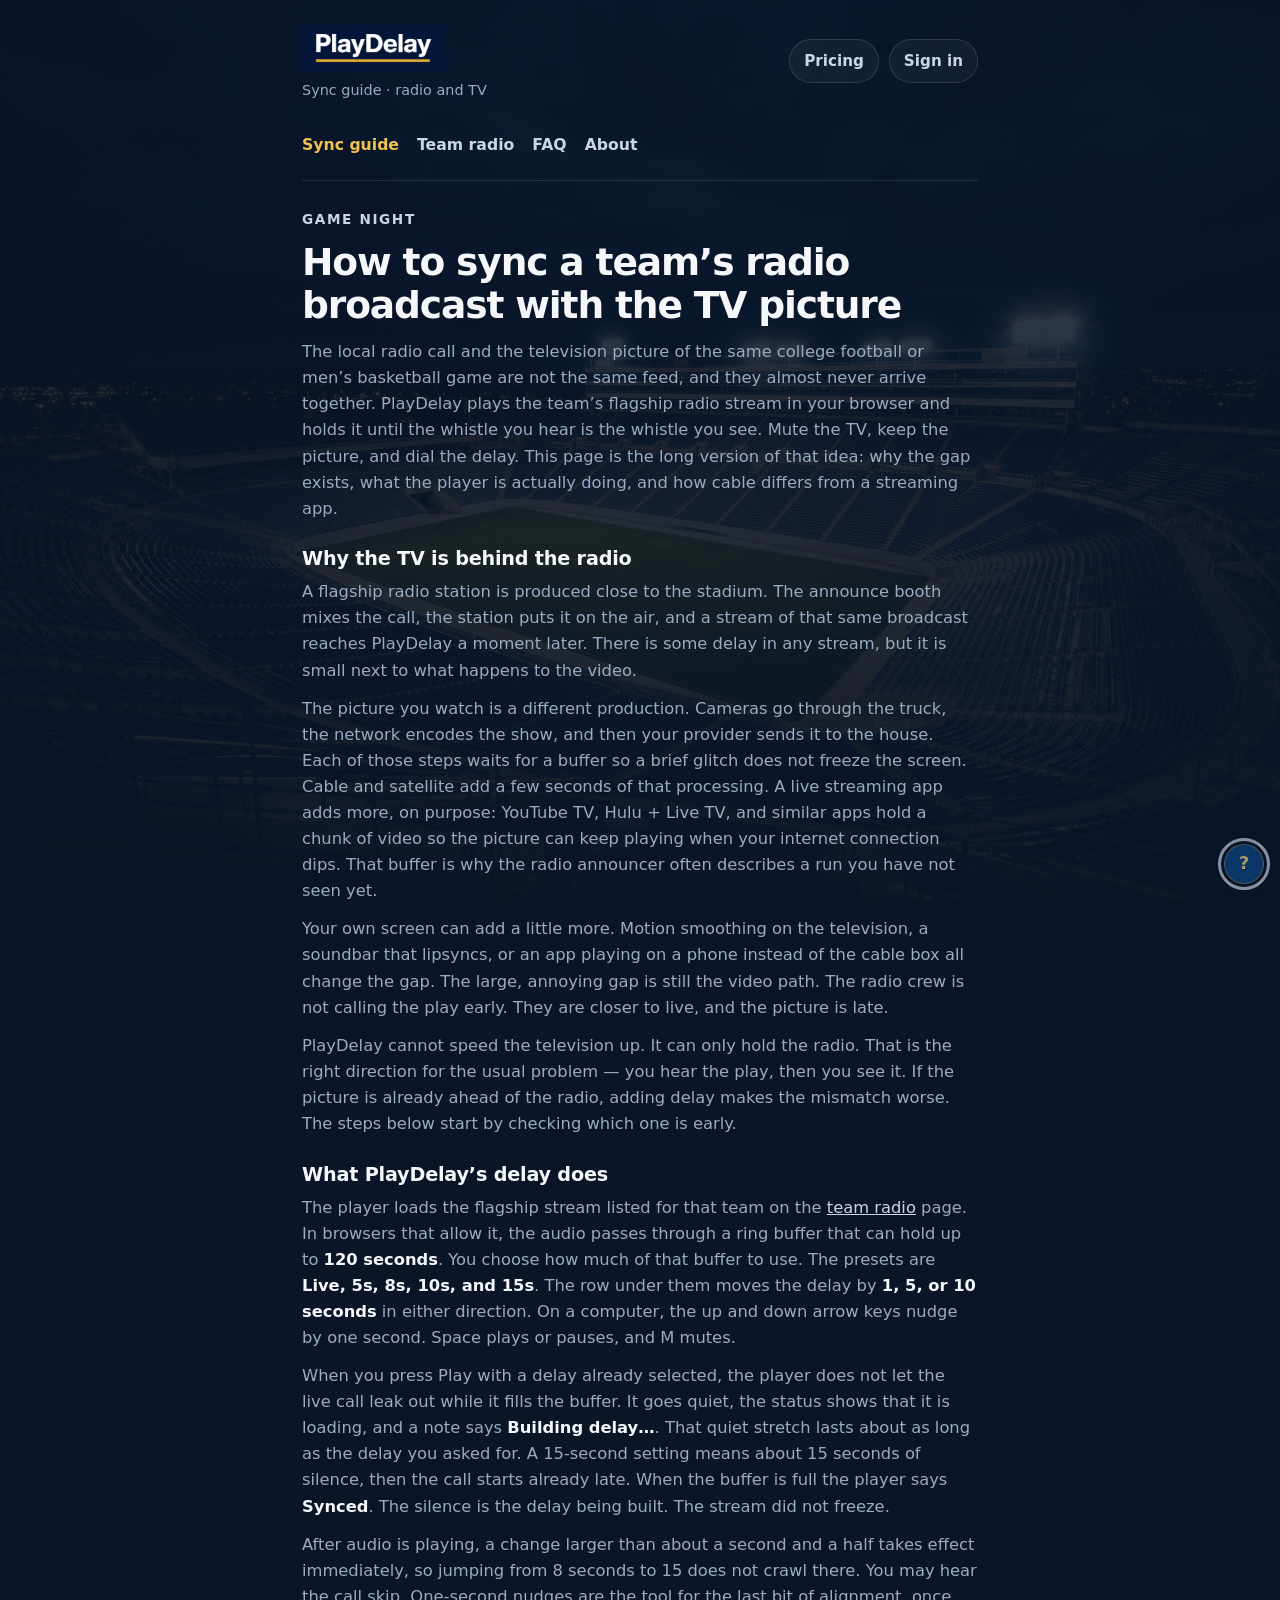
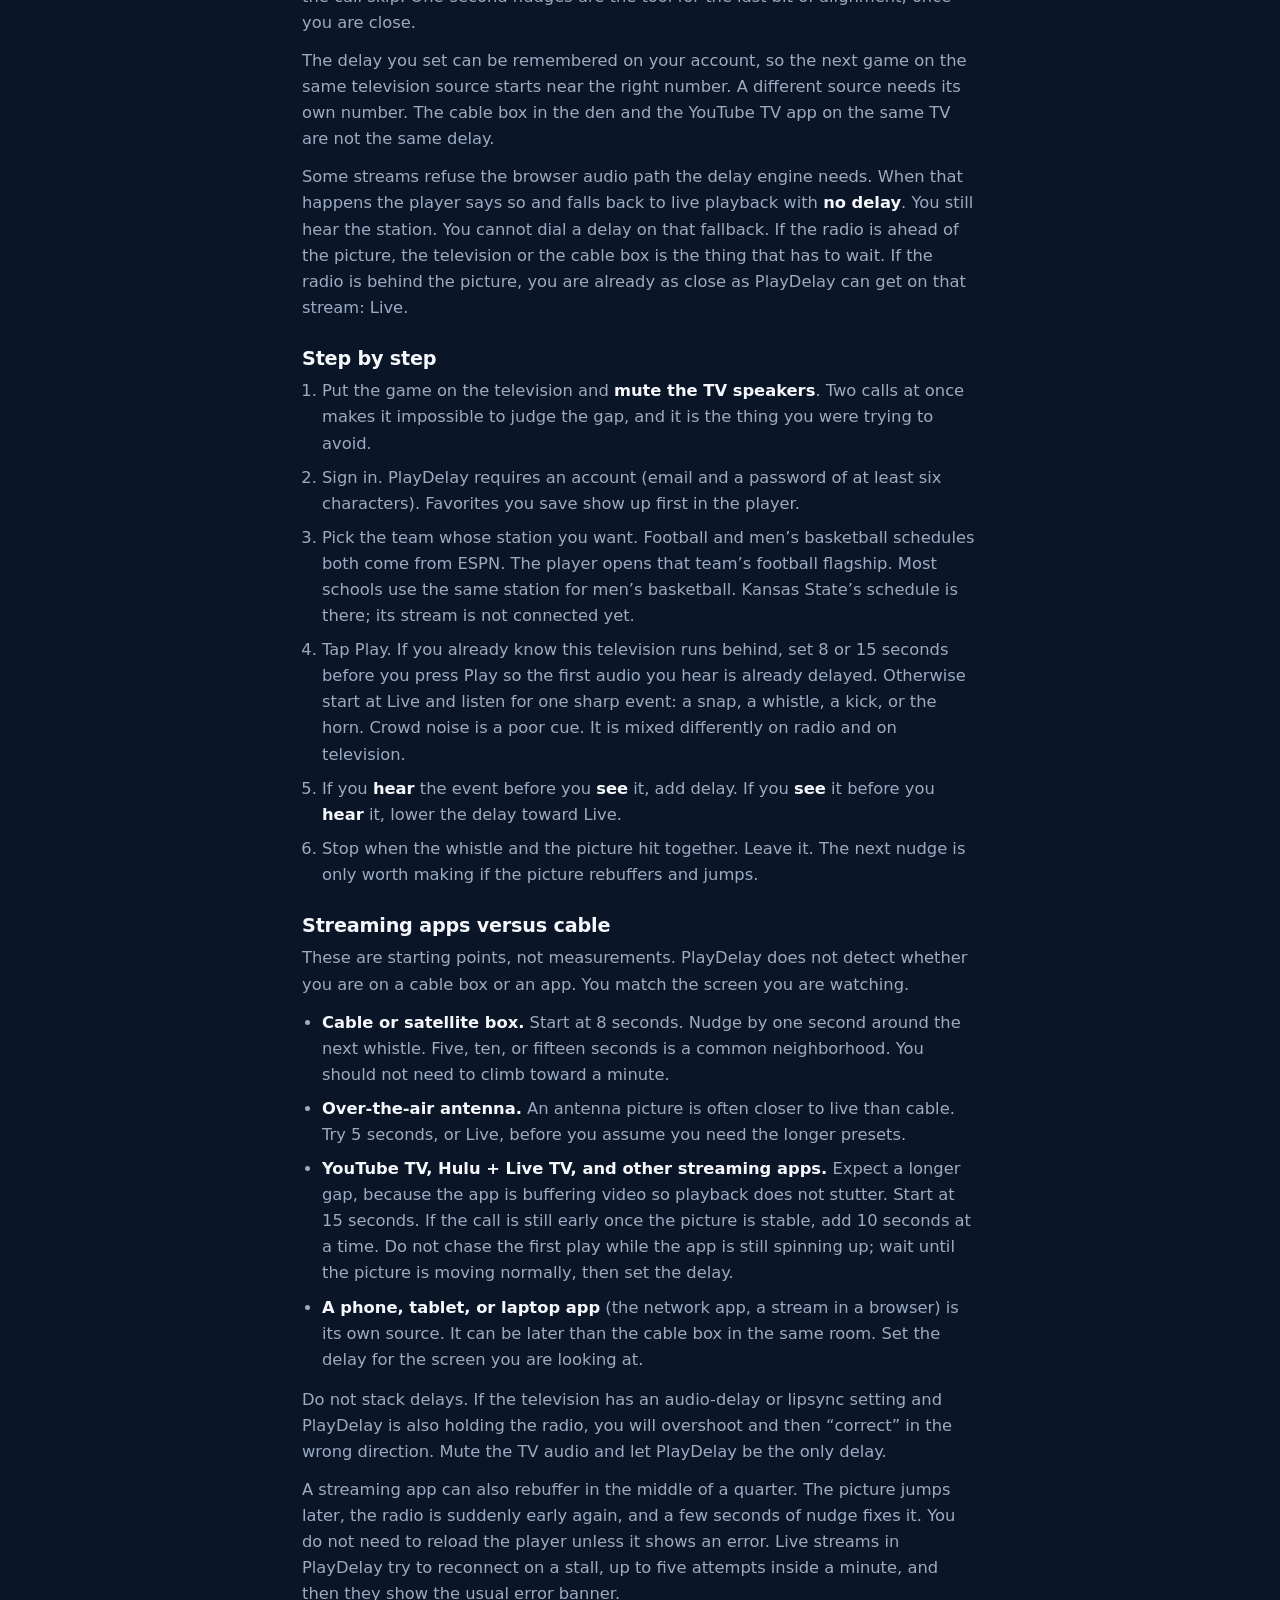
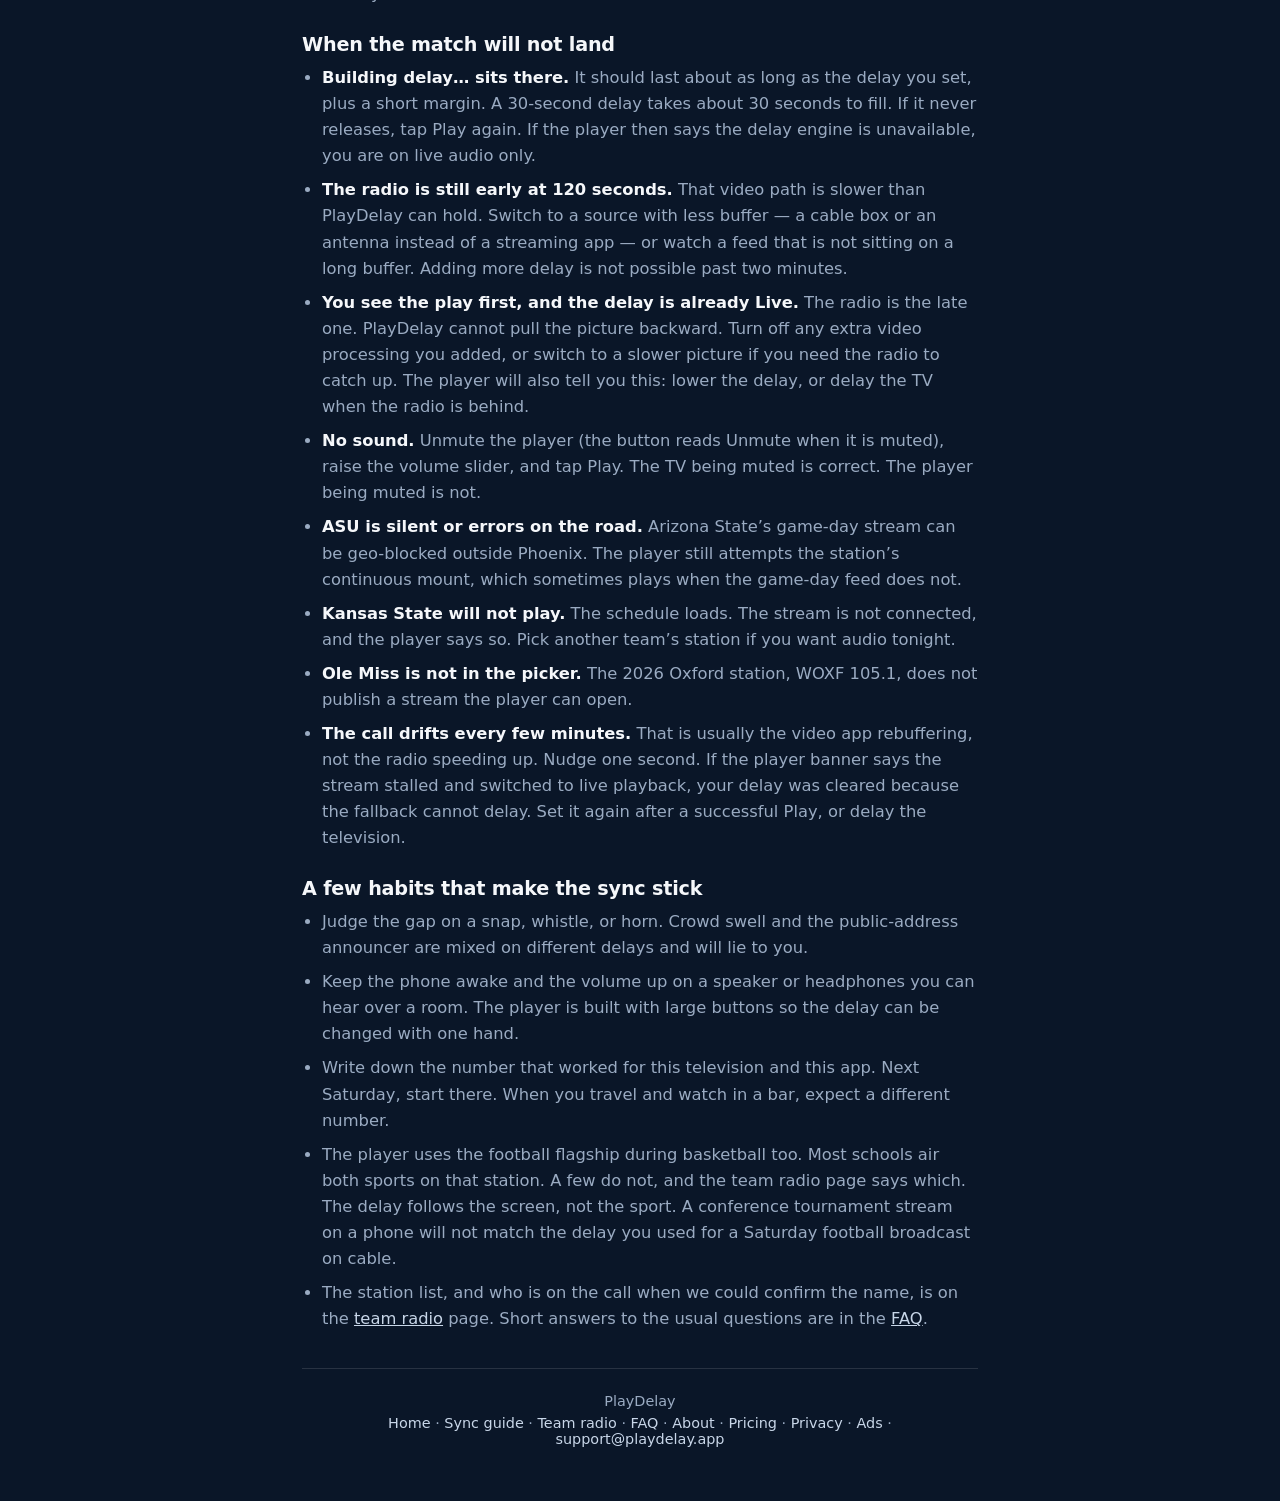
<file: guide.html>
<!DOCTYPE html>
<html lang="en">
<head>
<script async src="https://pagead2.googlesyndication.com/pagead/js/adsbygoogle.js?client=ca-pub-4094883618179579"
     crossorigin="anonymous"></script>
<meta name="google-adsense-account" content="ca-pub-4094883618179579">
  <meta charset="utf-8" />
  <meta name="viewport" content="width=device-width, initial-scale=1, viewport-fit=cover" />
  <meta name="theme-color" content="#0a1628" />
  <link rel="icon" href="assets/favicon.svg?v=logo3" type="image/svg+xml" />
  <link rel="icon" href="assets/favicon-32.png?v=logo3" type="image/png" sizes="32x32" />
  <link rel="apple-touch-icon" href="assets/apple-touch-icon.png?v=logo3" />
  <title>How to sync radio with the TV picture — PlayDelay</title>
  <meta name="description" content="Why college football and basketball on TV lag the radio, and how to line them up with PlayDelay’s delay on cable, satellite, YouTube TV, or Hulu." />
  <link rel="canonical" href="https://playdelay.app/guide.html" />
  <meta property="og:title" content="How to sync radio with the TV picture — PlayDelay" />
  <meta property="og:description" content="Why the TV picture lags the radio call, and how to dial a delay until they match." />
  <meta property="og:url" content="https://playdelay.app/guide.html" />
  <meta property="og:type" content="article" />
  <meta property="og:image" content="https://playdelay.app/assets/og-image.png?v=logo3" />
  <link rel="stylesheet" href="styles.css?v=content1" />
</head>
<body class="landing env-landing">
  <div class="landing-shell">
    <header class="landing-header">
      <div class="brand brand--wordmark">
        <a class="brand-wordmark-link" href="index.html" aria-label="PlayDelay home">
          <img class="brand-wordmark" src="assets/logo-wordmark.png?v=logo3" alt="PlayDelay" width="800" height="269" />
        </a>
        <p class="subtitle">Sync guide · radio and TV</p>
      </div>
      <div class="header-actions">
        <a class="nav-link" href="pricing.html">Pricing</a>
        <a class="nav-link" href="login.html?next=player.html">Sign in</a>
      </div>
    </header>
    <nav class="landing-links" aria-label="Guides">
      <a href="guide.html" aria-current="page">Sync guide</a>
      <a href="radio.html">Team radio</a>
      <a href="faq.html">FAQ</a>
      <a href="about.html">About</a>
    </nav>

    <main>
      <article class="article">
        <p class="article-kicker">Game night</p>
        <h1>How to sync a team’s radio broadcast with the TV picture</h1>
        <p>
          The local radio call and the television picture of the same college football or men’s basketball game are not the same feed, and they almost never arrive together. PlayDelay plays the team’s flagship radio stream in your browser and holds it until the whistle you hear is the whistle you see. Mute the TV, keep the picture, and dial the delay. This page is the long version of that idea: why the gap exists, what the player is actually doing, and how cable differs from a streaming app.
        </p>

        <h2>Why the TV is behind the radio</h2>
        <p>
          A flagship radio station is produced close to the stadium. The announce booth mixes the call, the station puts it on the air, and a stream of that same broadcast reaches PlayDelay a moment later. There is some delay in any stream, but it is small next to what happens to the video.
        </p>
        <p>
          The picture you watch is a different production. Cameras go through the truck, the network encodes the show, and then your provider sends it to the house. Each of those steps waits for a buffer so a brief glitch does not freeze the screen. Cable and satellite add a few seconds of that processing. A live streaming app adds more, on purpose: YouTube TV, Hulu + Live TV, and similar apps hold a chunk of video so the picture can keep playing when your internet connection dips. That buffer is why the radio announcer often describes a run you have not seen yet.
        </p>
        <p>
          Your own screen can add a little more. Motion smoothing on the television, a soundbar that lipsyncs, or an app playing on a phone instead of the cable box all change the gap. The large, annoying gap is still the video path. The radio crew is not calling the play early. They are closer to live, and the picture is late.
        </p>
        <p>
          PlayDelay cannot speed the television up. It can only hold the radio. That is the right direction for the usual problem — you hear the play, then you see it. If the picture is already ahead of the radio, adding delay makes the mismatch worse. The steps below start by checking which one is early.
        </p>

        <h2>What PlayDelay’s delay does</h2>
        <p>
          The player loads the flagship stream listed for that team on the <a href="radio.html">team radio</a> page. In browsers that allow it, the audio passes through a ring buffer that can hold up to <strong>120 seconds</strong>. You choose how much of that buffer to use. The presets are <strong>Live, 5s, 8s, 10s, and 15s</strong>. The row under them moves the delay by <strong>1, 5, or 10 seconds</strong> in either direction. On a computer, the up and down arrow keys nudge by one second. Space plays or pauses, and M mutes.
        </p>
        <p>
          When you press Play with a delay already selected, the player does not let the live call leak out while it fills the buffer. It goes quiet, the status shows that it is loading, and a note says <strong>Building delay…</strong>. That quiet stretch lasts about as long as the delay you asked for. A 15-second setting means about 15 seconds of silence, then the call starts already late. When the buffer is full the player says <strong>Synced</strong>. The silence is the delay being built. The stream did not freeze.
        </p>
        <p>
          After audio is playing, a change larger than about a second and a half takes effect immediately, so jumping from 8 seconds to 15 does not crawl there. You may hear the call skip. One-second nudges are the tool for the last bit of alignment, once you are close.
        </p>
        <p>
          The delay you set can be remembered on your account, so the next game on the same television source starts near the right number. A different source needs its own number. The cable box in the den and the YouTube TV app on the same TV are not the same delay.
        </p>
        <p>
          Some streams refuse the browser audio path the delay engine needs. When that happens the player says so and falls back to live playback with <strong>no delay</strong>. You still hear the station. You cannot dial a delay on that fallback. If the radio is ahead of the picture, the television or the cable box is the thing that has to wait. If the radio is behind the picture, you are already as close as PlayDelay can get on that stream: Live.
        </p>

        <h2>Step by step</h2>
        <ol>
          <li>Put the game on the television and <strong>mute the TV speakers</strong>. Two calls at once makes it impossible to judge the gap, and it is the thing you were trying to avoid.</li>
          <li>Sign in. PlayDelay requires an account (email and a password of at least six characters). Favorites you save show up first in the player.</li>
          <li>Pick the team whose station you want. Football and men’s basketball schedules both come from ESPN. The player opens that team’s football flagship. Most schools use the same station for men’s basketball. Kansas State’s schedule is there; its stream is not connected yet.</li>
          <li>Tap Play. If you already know this television runs behind, set 8 or 15 seconds before you press Play so the first audio you hear is already delayed. Otherwise start at Live and listen for one sharp event: a snap, a whistle, a kick, or the horn. Crowd noise is a poor cue. It is mixed differently on radio and on television.</li>
          <li>If you <strong>hear</strong> the event before you <strong>see</strong> it, add delay. If you <strong>see</strong> it before you <strong>hear</strong> it, lower the delay toward Live.</li>
          <li>Stop when the whistle and the picture hit together. Leave it. The next nudge is only worth making if the picture rebuffers and jumps.</li>
        </ol>

        <h2>Streaming apps versus cable</h2>
        <p>
          These are starting points, not measurements. PlayDelay does not detect whether you are on a cable box or an app. You match the screen you are watching.
        </p>
        <ul>
          <li><strong>Cable or satellite box.</strong> Start at 8 seconds. Nudge by one second around the next whistle. Five, ten, or fifteen seconds is a common neighborhood. You should not need to climb toward a minute.</li>
          <li><strong>Over-the-air antenna.</strong> An antenna picture is often closer to live than cable. Try 5 seconds, or Live, before you assume you need the longer presets.</li>
          <li><strong>YouTube TV, Hulu + Live TV, and other streaming apps.</strong> Expect a longer gap, because the app is buffering video so playback does not stutter. Start at 15 seconds. If the call is still early once the picture is stable, add 10 seconds at a time. Do not chase the first play while the app is still spinning up; wait until the picture is moving normally, then set the delay.</li>
          <li><strong>A phone, tablet, or laptop app</strong> (the network app, a stream in a browser) is its own source. It can be later than the cable box in the same room. Set the delay for the screen you are looking at.</li>
        </ul>
        <p>
          Do not stack delays. If the television has an audio-delay or lipsync setting and PlayDelay is also holding the radio, you will overshoot and then “correct” in the wrong direction. Mute the TV audio and let PlayDelay be the only delay.
        </p>
        <p>
          A streaming app can also rebuffer in the middle of a quarter. The picture jumps later, the radio is suddenly early again, and a few seconds of nudge fixes it. You do not need to reload the player unless it shows an error. Live streams in PlayDelay try to reconnect on a stall, up to five attempts inside a minute, and then they show the usual error banner.
        </p>

        <h2>When the match will not land</h2>
        <ul>
          <li><strong>Building delay… sits there.</strong> It should last about as long as the delay you set, plus a short margin. A 30-second delay takes about 30 seconds to fill. If it never releases, tap Play again. If the player then says the delay engine is unavailable, you are on live audio only.</li>
          <li><strong>The radio is still early at 120 seconds.</strong> That video path is slower than PlayDelay can hold. Switch to a source with less buffer — a cable box or an antenna instead of a streaming app — or watch a feed that is not sitting on a long buffer. Adding more delay is not possible past two minutes.</li>
          <li><strong>You see the play first, and the delay is already Live.</strong> The radio is the late one. PlayDelay cannot pull the picture backward. Turn off any extra video processing you added, or switch to a slower picture if you need the radio to catch up. The player will also tell you this: lower the delay, or delay the TV when the radio is behind.</li>
          <li><strong>No sound.</strong> Unmute the player (the button reads Unmute when it is muted), raise the volume slider, and tap Play. The TV being muted is correct. The player being muted is not.</li>
          <li><strong>ASU is silent or errors on the road.</strong> Arizona State’s game-day stream can be geo-blocked outside Phoenix. The player still attempts the station’s continuous mount, which sometimes plays when the game-day feed does not.</li>
          <li><strong>Kansas State will not play.</strong> The schedule loads. The stream is not connected, and the player says so. Pick another team’s station if you want audio tonight.</li>
          <li><strong>Ole Miss is not in the picker.</strong> The 2026 Oxford station, WOXF 105.1, does not publish a stream the player can open.</li>
          <li><strong>The call drifts every few minutes.</strong> That is usually the video app rebuffering, not the radio speeding up. Nudge one second. If the player banner says the stream stalled and switched to live playback, your delay was cleared because the fallback cannot delay. Set it again after a successful Play, or delay the television.</li>
        </ul>

        <h2>A few habits that make the sync stick</h2>
        <ul>
          <li>Judge the gap on a snap, whistle, or horn. Crowd swell and the public-address announcer are mixed on different delays and will lie to you.</li>
          <li>Keep the phone awake and the volume up on a speaker or headphones you can hear over a room. The player is built with large buttons so the delay can be changed with one hand.</li>
          <li>Write down the number that worked for this television and this app. Next Saturday, start there. When you travel and watch in a bar, expect a different number.</li>
          <li>The player uses the football flagship during basketball too. Most schools air both sports on that station. A few do not, and the team radio page says which. The delay follows the screen, not the sport. A conference tournament stream on a phone will not match the delay you used for a Saturday football broadcast on cable.</li>
          <li>The station list, and who is on the call when we could confirm the name, is on the <a href="radio.html">team radio</a> page. Short answers to the usual questions are in the <a href="faq.html">FAQ</a>.</li>
        </ul>
      </article>
    </main>

    <footer class="landing-footer">
      <p>PlayDelay</p>
      <p>
        <a href="index.html">Home</a>
        ·
        <a href="guide.html">Sync guide</a>
        ·
        <a href="radio.html">Team radio</a>
        ·
        <a href="faq.html">FAQ</a>
        ·
        <a href="about.html">About</a>
        ·
        <a href="pricing.html">Pricing</a>
        ·
        <a href="privacy.html">Privacy</a>
        ·
        <a href="ads.html">Ads</a>
        ·
        <a href="mailto:support@playdelay.app">support@playdelay.app</a>
      </p>
    </footer>
  </div>
  <script src="support-chat.js?v=fav1"></script>
</body>
</html>
</file>
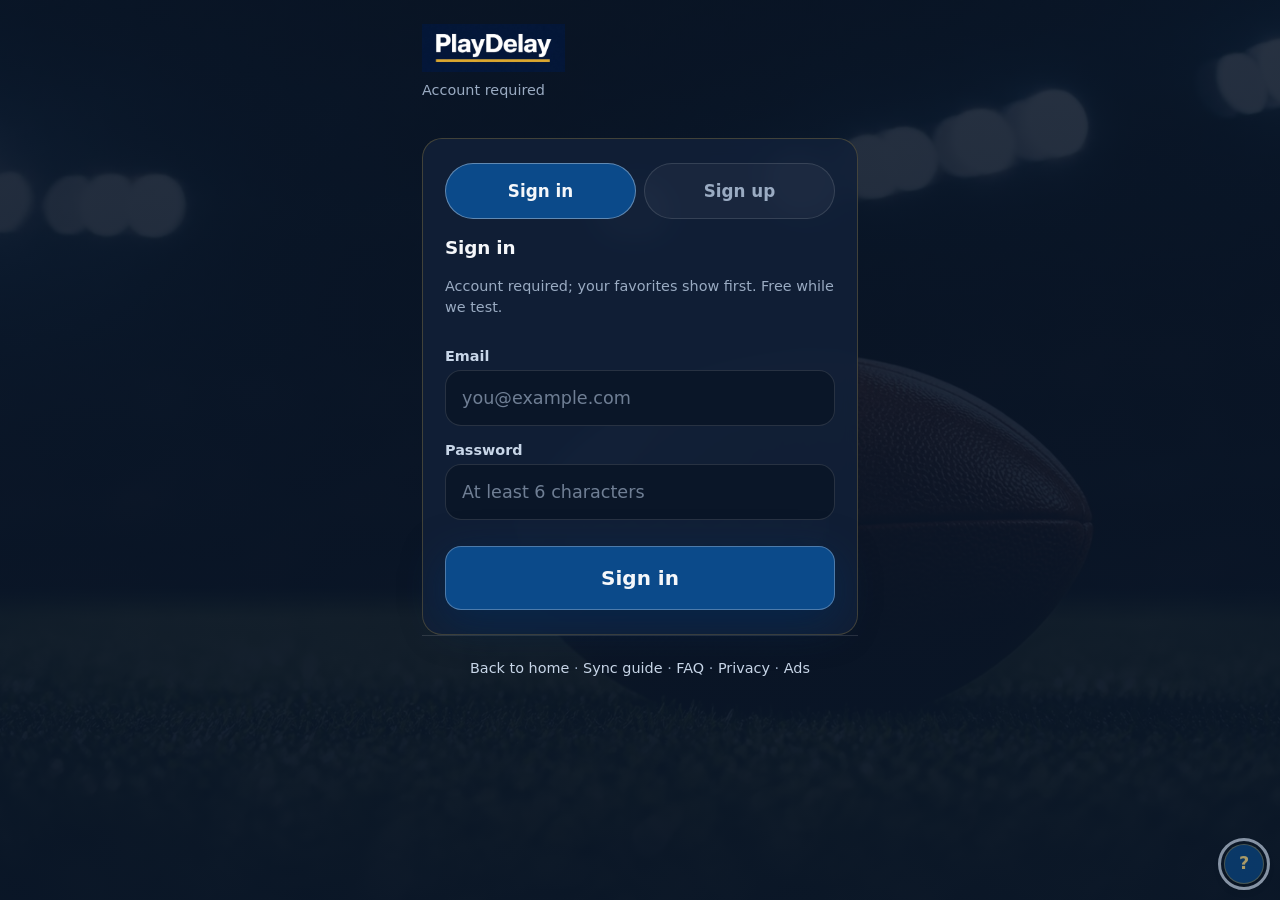
<file: login.html>
<!DOCTYPE html>
<html lang="en">
<head>
<meta name="google-adsense-account" content="ca-pub-4094883618179579">
  <meta charset="utf-8" />
  <meta name="viewport" content="width=device-width, initial-scale=1, viewport-fit=cover" />
  <meta name="theme-color" content="#0a1628" />
  <link rel="icon" href="assets/favicon.svg?v=logo3" type="image/svg+xml" />
  <link rel="icon" href="assets/favicon-32.png?v=logo3" type="image/png" sizes="32x32" />
  <link rel="apple-touch-icon" href="assets/apple-touch-icon.png?v=logo3" />
  <title>Sign in — PlayDelay</title>
  <meta name="description" content="Sign in or create a free PlayDelay account to sync college football radio to your TV." />
  <meta name="robots" content="noindex" />
  <link rel="canonical" href="https://playdelay.app/login.html" />
  <link rel="stylesheet" href="styles.css?v=logo3" />
</head>
<body class="landing env-landing login-page">
  <div class="landing-shell login-shell">
    <header class="landing-header">
      <div class="brand brand--wordmark">
        <a class="brand-wordmark-link" href="index.html" aria-label="PlayDelay home">
          <img class="brand-wordmark" src="assets/logo-wordmark.png?v=logo3" alt="PlayDelay" width="800" height="269" />
        </a>
        <p class="subtitle">Account required</p>
      </div>
    </header>

    <main>
      <section class="login-card" aria-labelledby="login-title">
        <div class="auth-tabs" role="tablist" aria-label="Sign in or sign up">
          <button type="button" class="auth-tab is-active" id="tabSignIn" role="tab" aria-selected="true">
            Sign in
          </button>
          <button type="button" class="auth-tab" id="tabSignUp" role="tab" aria-selected="false">
            Sign up
          </button>
        </div>

        <h2 id="login-title" class="section-title">Sign in</h2>
        <p class="login-demo-note" id="authNote">
          Account required; your favorites show first. Free while we test.
        </p>

        <form id="authForm" class="login-form" novalidate>
          <label class="field">
            <span class="field-label">Email</span>
            <input
              id="email"
              class="field-input"
              name="email"
              type="email"
              autocomplete="email"
              inputmode="email"
              required
              placeholder="you@example.com"
            />
          </label>

          <label class="field">
            <span class="field-label">Password</span>
            <input
              id="password"
              class="field-input"
              name="password"
              type="password"
              autocomplete="current-password"
              required
              minlength="6"
              placeholder="At least 6 characters"
            />
          </label>

          <p id="loginError" class="login-error" role="alert" hidden></p>
          <p id="loginInfo" class="login-info" role="status" hidden></p>

          <div class="login-actions">
            <button type="submit" class="btn btn-cta" id="submitBtn">
              Sign in
            </button>
          </div>
        </form>
      </section>
    </main>

    <footer class="landing-footer">
      <p><a href="index.html">Back to home</a> · <a href="guide.html">Sync guide</a> · <a href="faq.html">FAQ</a> · <a href="privacy.html">Privacy</a> · <a href="ads.html">Ads</a></p>
    </footer>
  </div>

  <script src="auth-app.js"></script>
  <script src="support-chat.js?v=fav1"></script>
</body>
</html>
</file>
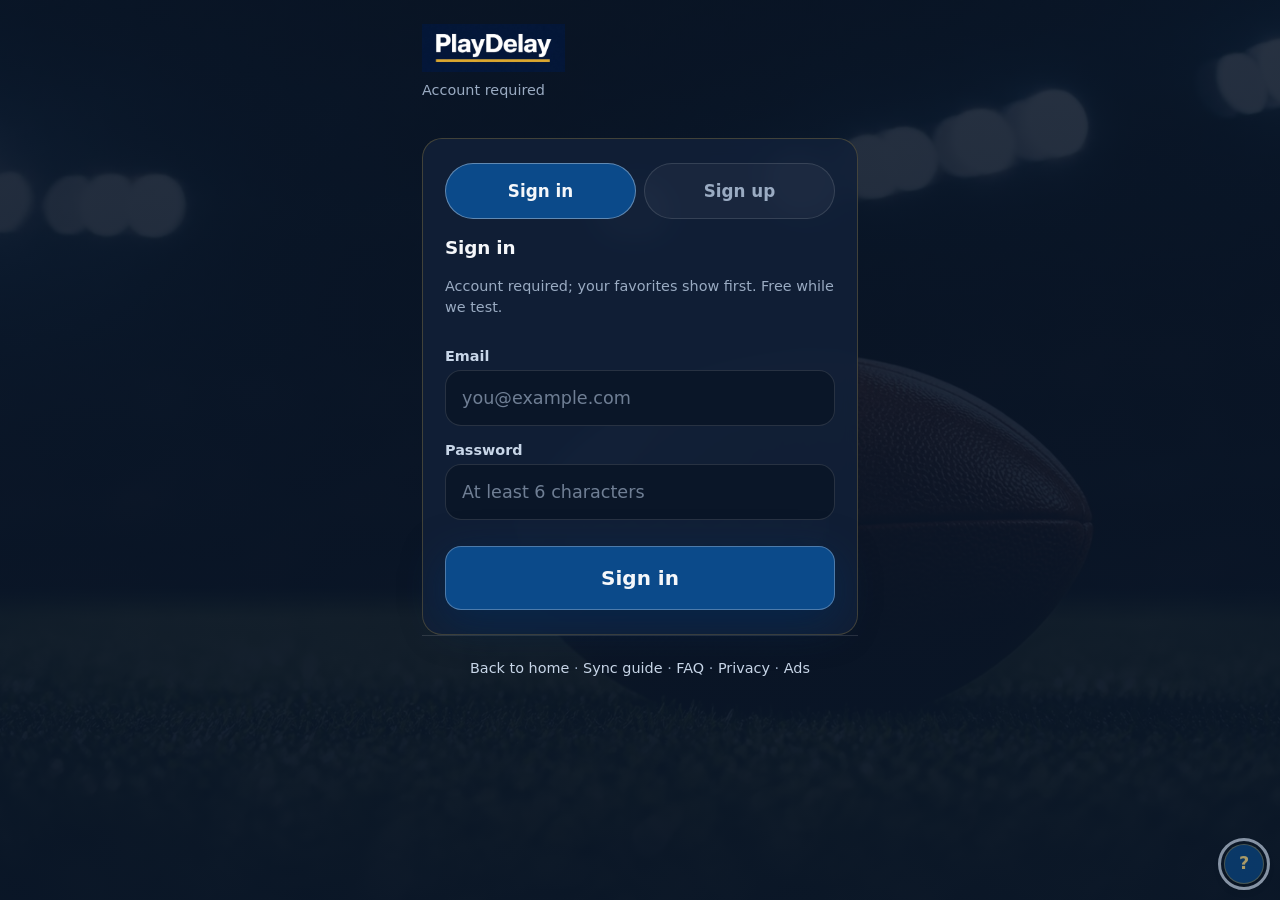
<file: player.html>
<!DOCTYPE html>
<html lang="en">
<head>
<meta name="google-adsense-account" content="ca-pub-4094883618179579">
  <meta charset="utf-8" />
  <meta name="viewport" content="width=device-width, initial-scale=1, viewport-fit=cover" />
  <meta name="theme-color" content="#0a1628" />
  <link rel="icon" href="assets/favicon.svg?v=logo3" type="image/svg+xml" />
  <link rel="icon" href="assets/favicon-32.png?v=logo3" type="image/png" sizes="32x32" />
  <link rel="apple-touch-icon" href="assets/apple-touch-icon.png?v=logo3" />
  <meta name="apple-mobile-web-app-capable" content="yes" />
  <meta name="apple-mobile-web-app-status-bar-style" content="black-translucent" />
  <meta name="apple-mobile-web-app-title" content="PlayDelay" />
  <title>PlayDelay Player — Radio delay sync for Power 4 football</title>
  <meta name="description" content="Open the PlayDelay player: pick a Big 12, Big Ten, ACC, or SEC team, play live radio when available, and dial audio delay until the call matches your TV." />
  <link rel="canonical" href="https://playdelay.app/player.html" />
  <meta property="og:title" content="PlayDelay Player — Radio delay sync" />
  <meta property="og:description" content="Pick a Big 12, Big Ten, ACC, or SEC team, play live radio when available, and dial delay until the call matches your TV." />
  <meta property="og:url" content="https://playdelay.app/player.html" />
  <meta property="og:type" content="website" />
  <meta property="og:image" content="https://playdelay.app/assets/og-image.png?v=logo3" />
  <meta name="twitter:card" content="summary_large_image" />
  <meta name="twitter:title" content="PlayDelay Player — Radio delay sync" />
  <meta name="twitter:description" content="Pick a Big 12, Big Ten, ACC, or SEC team, play live radio when available, and dial delay until the call matches your TV." />
  <meta name="twitter:image" content="https://playdelay.app/assets/og-image.png?v=logo3" />
  <link rel="manifest" href="manifest.webmanifest" />
  <link rel="stylesheet" href="styles.css?v=logo3" />
</head>
<body>
  <div class="app player-app">
    <div class="player-accent" aria-hidden="true">
      <img src="assets/player-accent.svg" alt="" width="520" height="200" />
    </div>

    <header class="header">
      <div class="brand">
        <a class="brand-mark brand-mark-link" href="index.html" id="brandMark" aria-label="PlayDelay home">BYU</a>
        <div class="brand-text">
          <h1 id="stationTitle">KSL NewsRadio</h1>
          <p class="subtitle">PlayDelay · radio ↔ TV sync</p>
        </div>
      </div>
      <div class="header-end">
        <a class="nav-link player-pricing-link" href="pricing.html">Pricing</a>
        <a class="credits-chip" id="creditsChip" href="pricing.html" hidden aria-live="polite">Credits</a>
        <div class="session-chip" id="sessionChip" hidden>
          <span id="sessionEmail" class="session-email"></span>
          <button type="button" class="btn btn-auth" id="signOutBtn">Sign out</button>
        </div>
        <div id="statusChip" class="status-chip status-idle" role="status" aria-live="polite">Idle</div>
      </div>
    </header>

    <div id="banner" class="banner" hidden role="alert" aria-live="assertive"></div>
    <div id="toast" class="toast" hidden role="status" aria-live="polite"></div>

    <main class="main">
      <section
        class="team-picker"
        id="teamToggle"
        role="group"
        aria-label="Team"
        data-active="byu"
      >
        <!-- Filled by app.js from teams.js -->
      </section>

      <div class="favorites-bar">
        <p class="favorites-hint">Account required · favorites first · more teams organized by conference</p>
        <button type="button" class="btn favorites-edit-btn" id="editFavoritesBtn">
          Edit favorites
        </button>
      </div>

      <div id="favoritesPanel" class="favorites-panel" hidden>
        <div class="favorites-panel-card" role="dialog" aria-modal="true" aria-labelledby="favoritesPanelTitle">
          <div class="favorites-panel-head">
            <h2 id="favoritesPanelTitle" class="favorites-panel-title">Your favorites</h2>
            <button type="button" class="btn favorites-close-btn" id="favoritesCloseBtn" aria-label="Close">
              Close
            </button>
          </div>
          <p class="favorites-panel-note" id="favoritesPanelNote">
            Pick up to 12 teams (about 8 is ideal). They show first in the picker.
          </p>
          <div id="favoritesList" class="favorites-list" role="group" aria-label="Favorite teams"></div>
          <p id="favoritesError" class="favorites-error" role="alert" hidden></p>
          <div class="favorites-panel-actions">
            <button type="button" class="btn btn-cta favorites-save-btn" id="favoritesSaveBtn">
              Save favorites
            </button>
            <button type="button" class="btn favorites-later-btn" id="favoritesLaterBtn" hidden>
              Maybe later
            </button>
          </div>
        </div>
      </div>

      <section class="delay-readout" aria-label="Current delay">
        <div id="delayValue" class="delay-value">Live</div>
        <div class="delay-label">Audio delay</div>
      </section>

      <section class="transport" aria-label="Playback">
        <button type="button" id="playBtn" class="btn btn-play" aria-pressed="false">
          Play
        </button>
        <button type="button" id="muteBtn" class="btn btn-mute" aria-pressed="false">
          Mute
        </button>
      </section>

      <section class="volume-row" aria-label="Volume">
        <label for="volume" class="volume-label">Volume</label>
        <input type="range" id="volume" min="0" max="1" step="0.01" value="1" />
      </section>

      <section class="presets" aria-label="Delay presets">
        <button type="button" class="btn btn-preset" data-delay="0">Live</button>
        <button type="button" class="btn btn-preset" data-delay="5">5s</button>
        <button type="button" class="btn btn-preset" data-delay="8">8s</button>
        <button type="button" class="btn btn-preset" data-delay="10">10s</button>
        <button type="button" class="btn btn-preset" data-delay="15">15s</button>
      </section>

      <section class="steps" aria-label="Adjust delay">
        <button type="button" class="btn btn-step" data-delta="-10">−10s</button>
        <button type="button" class="btn btn-step" data-delta="-5">−5s</button>
        <button type="button" class="btn btn-step" data-delta="-1">−1s</button>
        <button type="button" class="btn btn-step" data-delta="1">+1s</button>
        <button type="button" class="btn btn-step" data-delta="5">+5s</button>
        <button type="button" class="btn btn-step" data-delta="10">+10s</button>
      </section>


      <section class="sync-howto" aria-labelledby="syncHowtoTitle">
        <h2 id="syncHowtoTitle" class="sync-howto-title">How to sync</h2>
        <ol class="sync-howto-list">
          <li>Mute your TV (keep the picture).</li>
          <li>Tap Play here for the team radio.</li>
          <li>If you <strong>hear</strong> the play before you <strong>see</strong> it → add audio delay (+5s / +1s) until they match.</li>
          <li>If you <strong>see</strong> it before you <strong>hear</strong> it → lower delay here, or delay the TV/cable box.</li>
          <li>Fine-tune with ±1s / ±5s until the call and picture hit together.</li>
        </ol>
      </section>

      <section class="schedule-panel" id="schedulePanel" aria-label="Team schedule">
        <div id="sportToggle" class="sport-toggle" role="group" aria-label="Sport" data-active="football"></div>
        <div class="schedule-panel-head">
          <h2 id="scheduleTitle" class="sched-panel-title">BYU football schedule</h2>
          <p id="scheduleAttr" class="sched-attr">
            Schedule via <a href="https://www.espn.com/college-football/team/schedule/_/id/252" target="_blank" rel="noopener noreferrer">ESPN</a>
          </p>
        </div>
        <div id="scheduleSportNoteHost"></div>
        <div id="scheduleStatus" class="sched-status" hidden></div>
        <div id="scheduleUpcoming"></div>
        <div id="scheduleRecent"></div>
      </section>

      <p class="shortcuts">
        Shortcuts: Space play/pause · M mute · ↑/↓ ±1s
      </p>

      <aside class="pd-ad-wrap" aria-label="Sponsored">
        <div class="pd-ad" data-ad-slot="" data-ad-place="player-below-schedule"></div>
      </aside>
    </main>

    <!-- Hidden audio element; MediaElementSource when delay engine works -->
    <audio id="audio" preload="none" playsinline></audio>
  </div>
  <footer class="landing-footer player-footer">
    <p>
      <a href="index.html">Home</a> ·
      <a href="guide.html">Sync guide</a> ·
      <a href="faq.html">FAQ</a> ·
      <a href="privacy.html">Privacy</a> ·
      <a href="ads.html">Ads</a> ·
      <a href="pricing.html">Pricing</a>
    </p>
  </footer>
  <script src="teams.js?v=20261118"></script>
  <script src="usage.js"></script>
  <script src="schedule.js?v=20261118"></script>
  <script src="player-boot.js"></script>
  <script src="support-chat.js?v=fav1"></script>
  <script src="ads.js"></script>
</body>
</html>
</file>
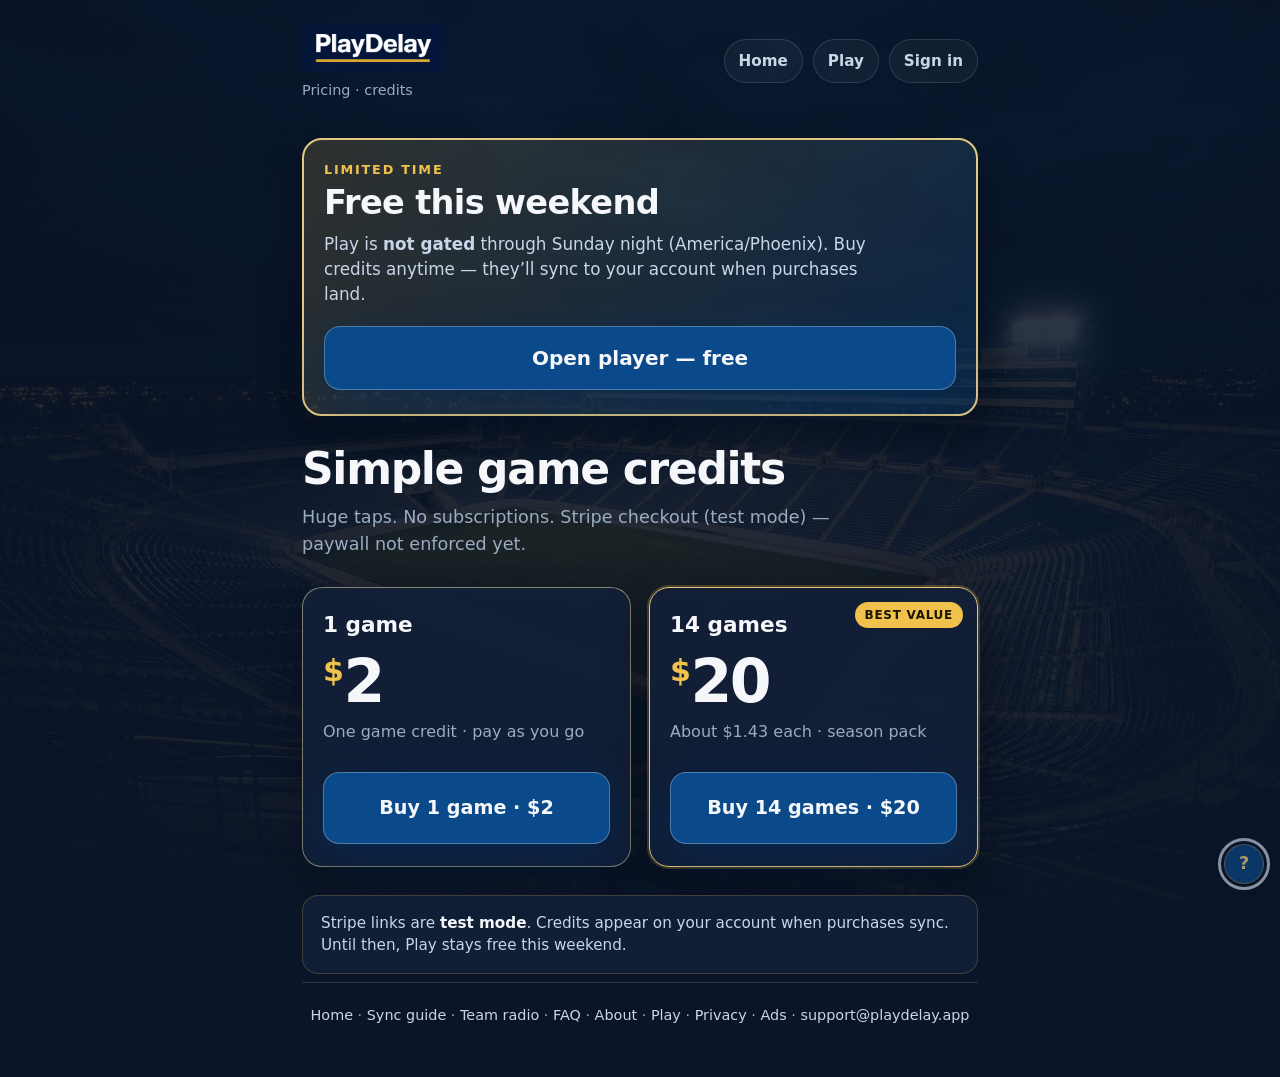
<file: pricing.html>
<!DOCTYPE html>
<html lang="en">
<head>
<meta name="google-adsense-account" content="ca-pub-4094883618179579">
  <meta charset="utf-8" />
  <meta name="viewport" content="width=device-width, initial-scale=1, viewport-fit=cover" />
  <meta name="theme-color" content="#0a1628" />
  <script>
    try {
      var t = localStorage.getItem("playdelay.lastTeam");
      if (t === "byu" || t === "utah" || t === "asu" || t === "usc") {
        document.documentElement.dataset.team = t;
      }
    } catch (e) {}
  </script>
  <link rel="icon" href="assets/favicon.svg?v=logo3" type="image/svg+xml" />
  <link rel="icon" href="assets/favicon-32.png?v=logo3" type="image/png" sizes="32x32" />
  <link rel="apple-touch-icon" href="assets/apple-touch-icon.png?v=logo3" />
  <title>Pricing — PlayDelay</title>
  <meta name="description" content="PlayDelay pricing: $2 per game or $20 for 14 games. Free this weekend — play without a paywall." />
  <link rel="canonical" href="https://playdelay.app/pricing.html" />
  <meta property="og:title" content="Pricing — PlayDelay" />
  <meta property="og:description" content="$2 per game or $20 for 14 games. Free this weekend." />
  <meta property="og:url" content="https://playdelay.app/pricing.html" />
  <meta property="og:type" content="website" />
  <meta property="og:image" content="https://playdelay.app/assets/og-image.png?v=logo3" />
  <meta name="twitter:card" content="summary_large_image" />
  <meta name="twitter:title" content="Pricing — PlayDelay" />
  <meta name="twitter:description" content="$2 per game or $20 for 14 games. Free this weekend." />
  <meta name="twitter:image" content="https://playdelay.app/assets/og-image.png?v=logo3" />
  <link rel="manifest" href="manifest.webmanifest" />
  <link rel="stylesheet" href="styles.css?v=logo3" />
</head>
<body class="landing env-landing pricing-page">
  <div class="landing-shell">
    <header class="landing-header">
      <div class="brand brand--wordmark">
        <a class="brand-wordmark-link" href="index.html" aria-label="PlayDelay home">
          <img class="brand-wordmark" src="assets/logo-wordmark.png?v=logo3" alt="PlayDelay" width="800" height="269" />
        </a>
        <p class="subtitle">Pricing · credits</p>
      </div>
      <div class="header-actions">
        <a class="nav-link" href="index.html">Home</a>
        <a class="nav-link" href="player.html">Play</a>
        <a class="nav-link" href="login.html?next=pricing.html" id="pricingAuthLink">Sign in</a>
      </div>
    </header>

    <main>
      <div id="successBanner" class="banner banner-ok pricing-success" hidden role="status" aria-live="polite"></div>

      <section class="free-weekend-banner" aria-label="Free this weekend">
        <p class="free-weekend-kicker">Limited time</p>
        <h2 class="free-weekend-title">Free this weekend</h2>
        <p class="free-weekend-lead">
          Play is <strong>not gated</strong> through Sunday night (America/Phoenix).
          Buy credits anytime — they’ll sync to your account when purchases land.
        </p>
        <a class="btn btn-cta free-weekend-cta" href="player.html">Open player — free</a>
      </section>

      <section class="pricing-hero" aria-labelledby="pricing-title">
        <h2 id="pricing-title" class="hero-title">Simple game credits</h2>
        <p class="hero-lead">
          Huge taps. No subscriptions. Stripe checkout (test mode) — paywall not enforced yet.
        </p>
      </section>

      <section id="creditsPanel" class="credits-panel" hidden aria-live="polite">
        <h3 class="credits-panel-title">Your credits</h3>
        <p class="credits-panel-row">
          <span class="credits-panel-label">Games left</span>
          <strong id="creditsLeft">—</strong>
        </p>
        <p class="credits-panel-row">
          <span class="credits-panel-label">Games used</span>
          <strong id="creditsUsed">—</strong>
        </p>
        <p id="creditsFreeNote" class="credits-panel-note" hidden>Free weekend active — Play stays open.</p>
      </section>

      <section class="pricing-grid" aria-label="Price plans">
        <article class="price-card">
          <h3 class="price-card-name">1 game</h3>
          <p class="price-card-amount"><span class="price-currency">$</span>2</p>
          <p class="price-card-detail">One game credit · pay as you go</p>
          <a
            class="btn btn-cta price-buy"
            href="https://buy.stripe.com/test_fZudR914Yf1k0RM8k2dnW02"
            target="_blank"
            rel="noopener noreferrer"
          >Buy 1 game · $2</a>
        </article>

        <article class="price-card price-card-featured">
          <p class="price-card-badge">Best value</p>
          <h3 class="price-card-name">14 games</h3>
          <p class="price-card-amount"><span class="price-currency">$</span>20</p>
          <p class="price-card-detail">About $1.43 each · season pack</p>
          <a
            class="btn btn-cta price-buy"
            href="https://buy.stripe.com/test_7sYdR914YaL4bwqbwednW03"
            target="_blank"
            rel="noopener noreferrer"
          >Buy 14 games · $20</a>
        </article>
      </section>

      <section class="focus-note pricing-note" aria-label="Notes">
        <p>
          Stripe links are <strong>test mode</strong>. Credits appear on your account when
          purchases sync. Until then, Play stays free this weekend.
        </p>
      </section>
    </main>

    <footer class="landing-footer">
      <p><a href="index.html">Home</a> · <a href="guide.html">Sync guide</a> · <a href="radio.html">Team radio</a> · <a href="faq.html">FAQ</a> · <a href="about.html">About</a> · <a href="player.html">Play</a> · <a href="privacy.html">Privacy</a> · <a href="ads.html">Ads</a> · <a href="mailto:support@playdelay.app">support@playdelay.app</a></p>
    </footer>
  </div>
  <script src="landing-theme.js"></script>
  <script src="supabase-auth.js"></script>
  <script src="pricing.js"></script>
  <script src="support-chat.js?v=fav1"></script>
  <script src="ads.js"></script>
</body>
</html>
</file>
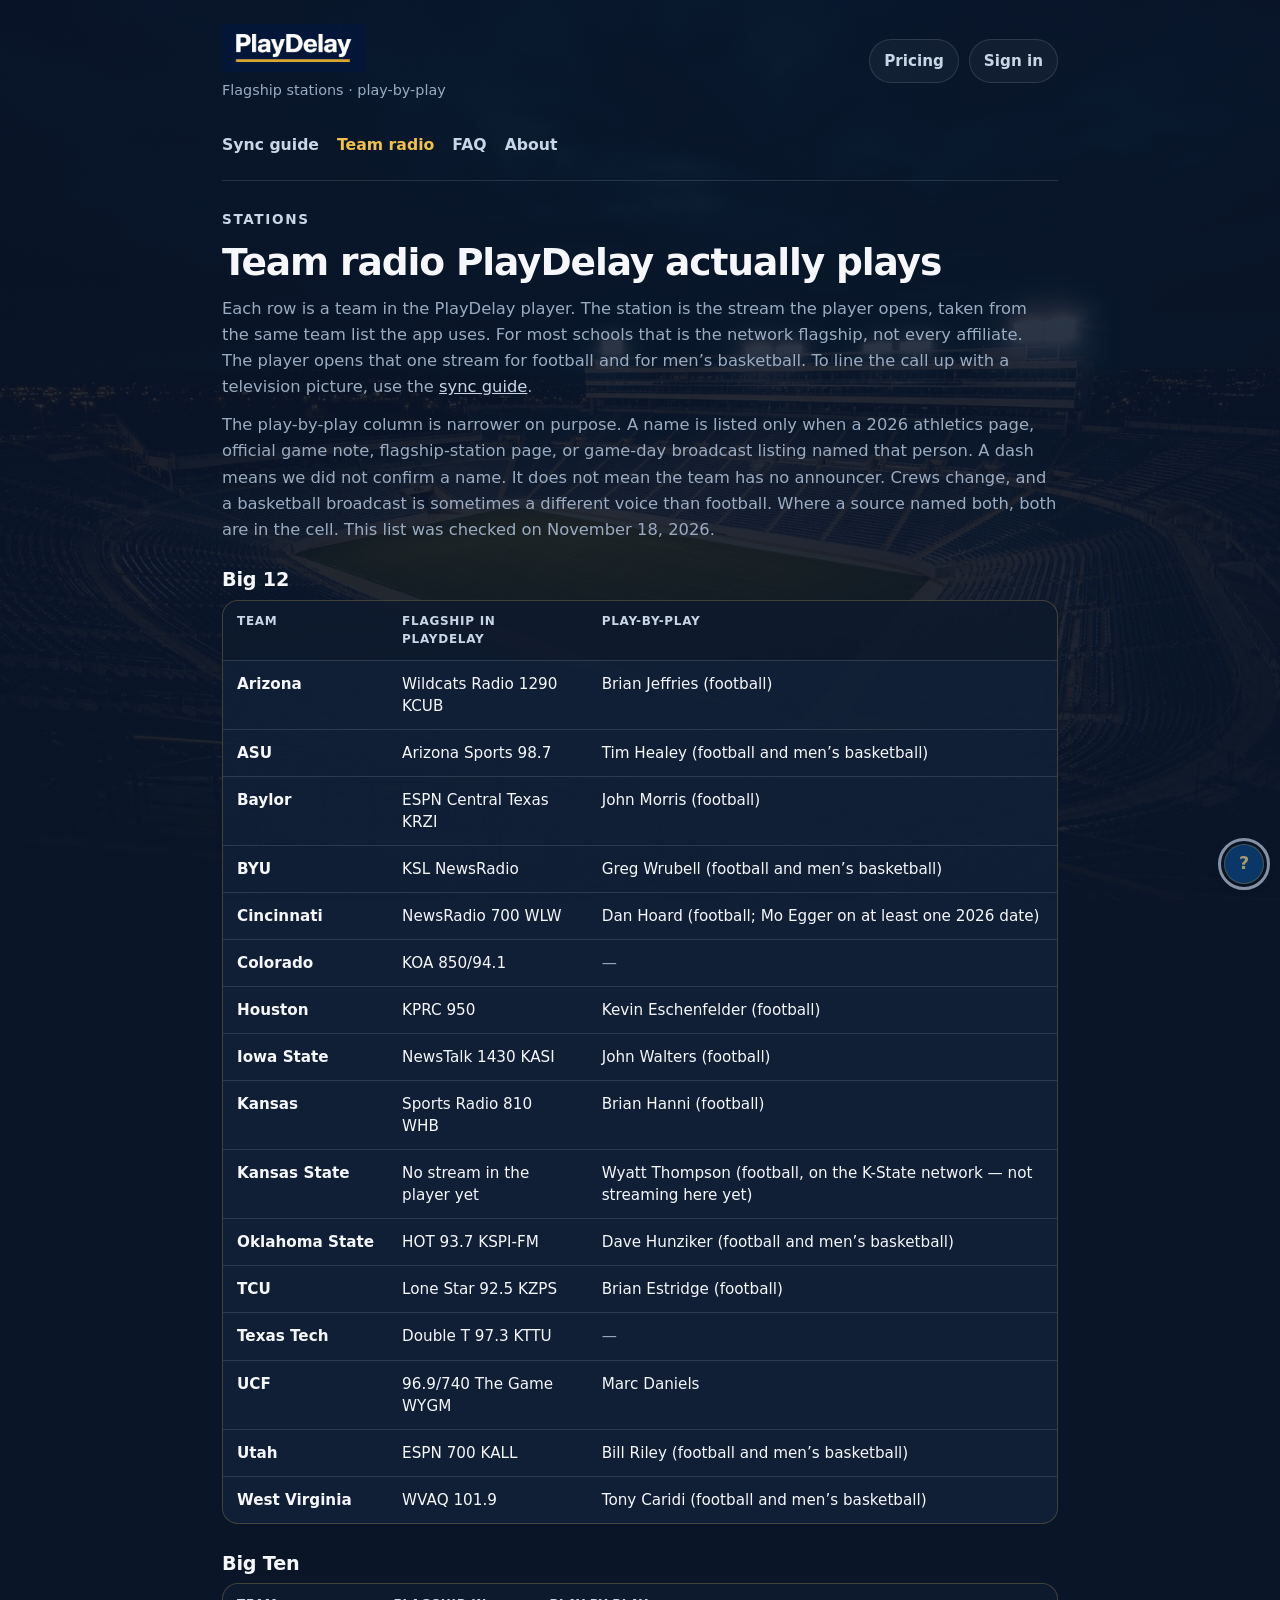
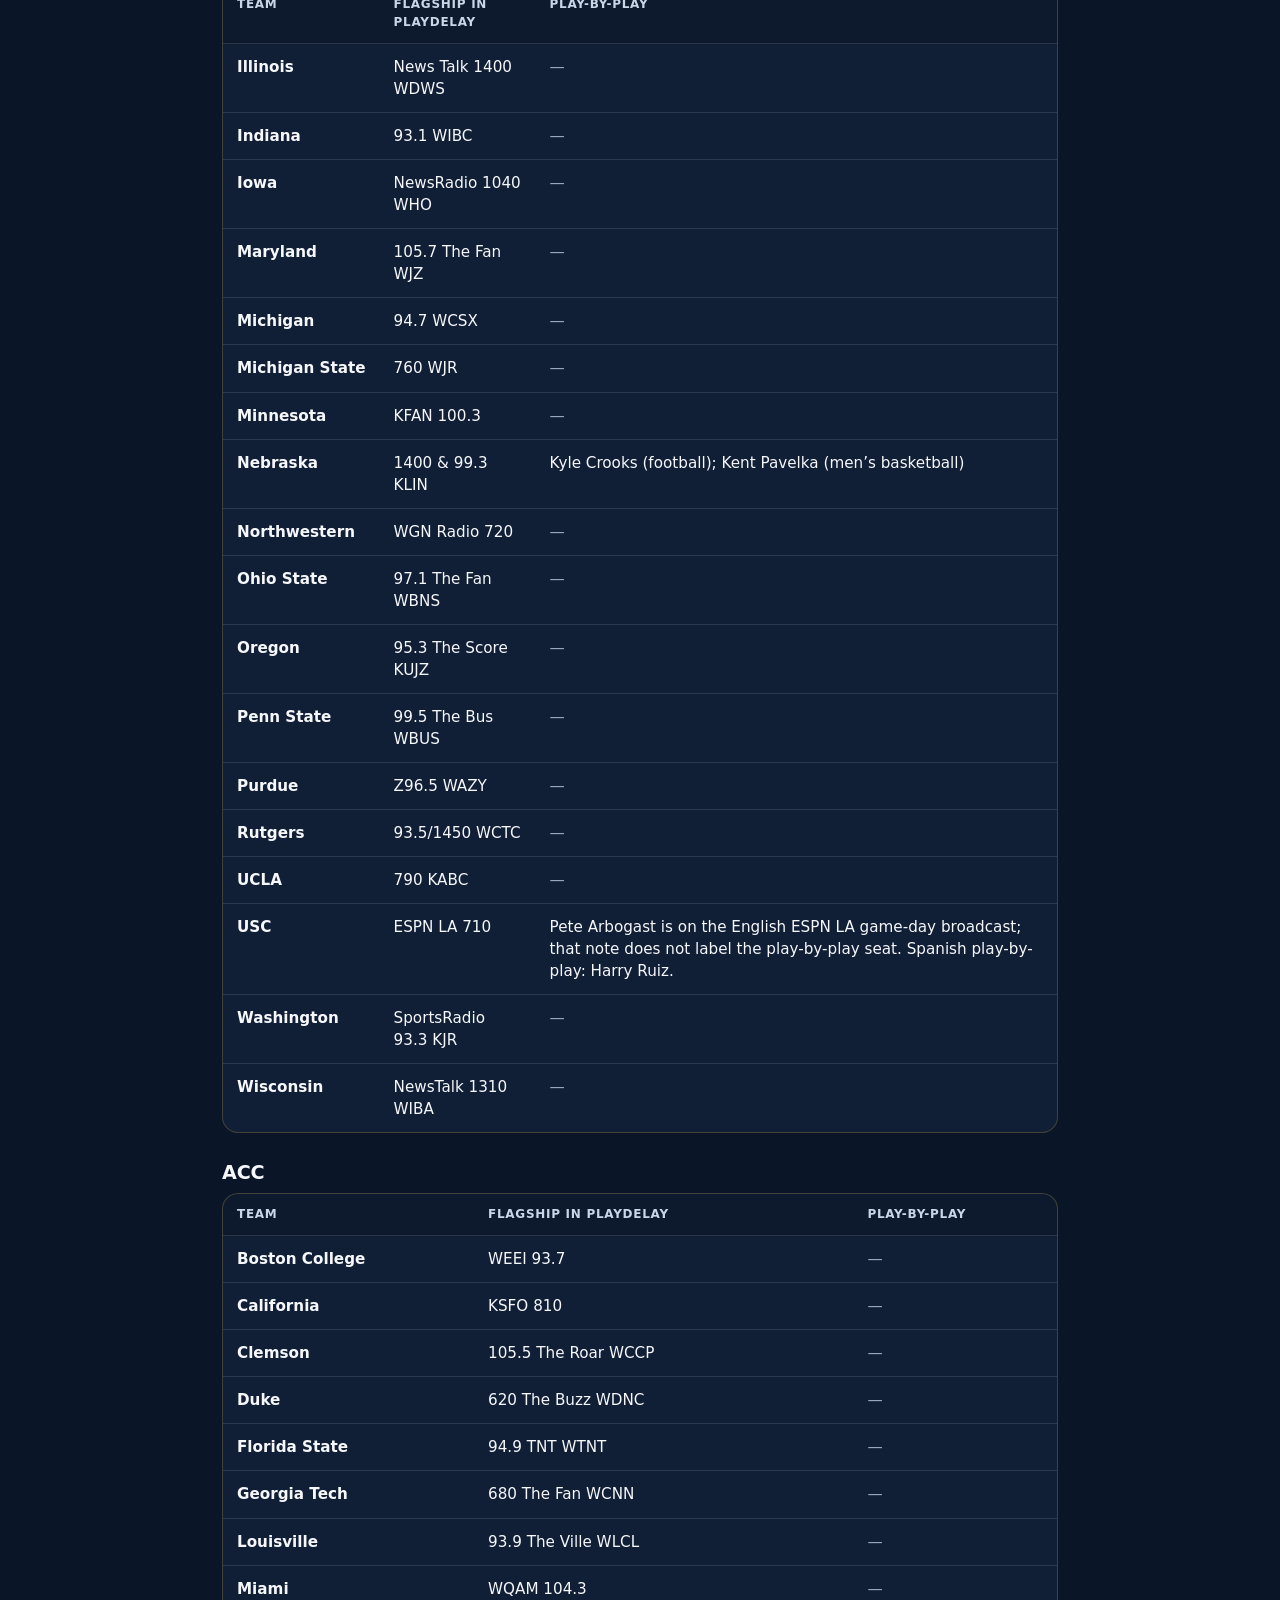
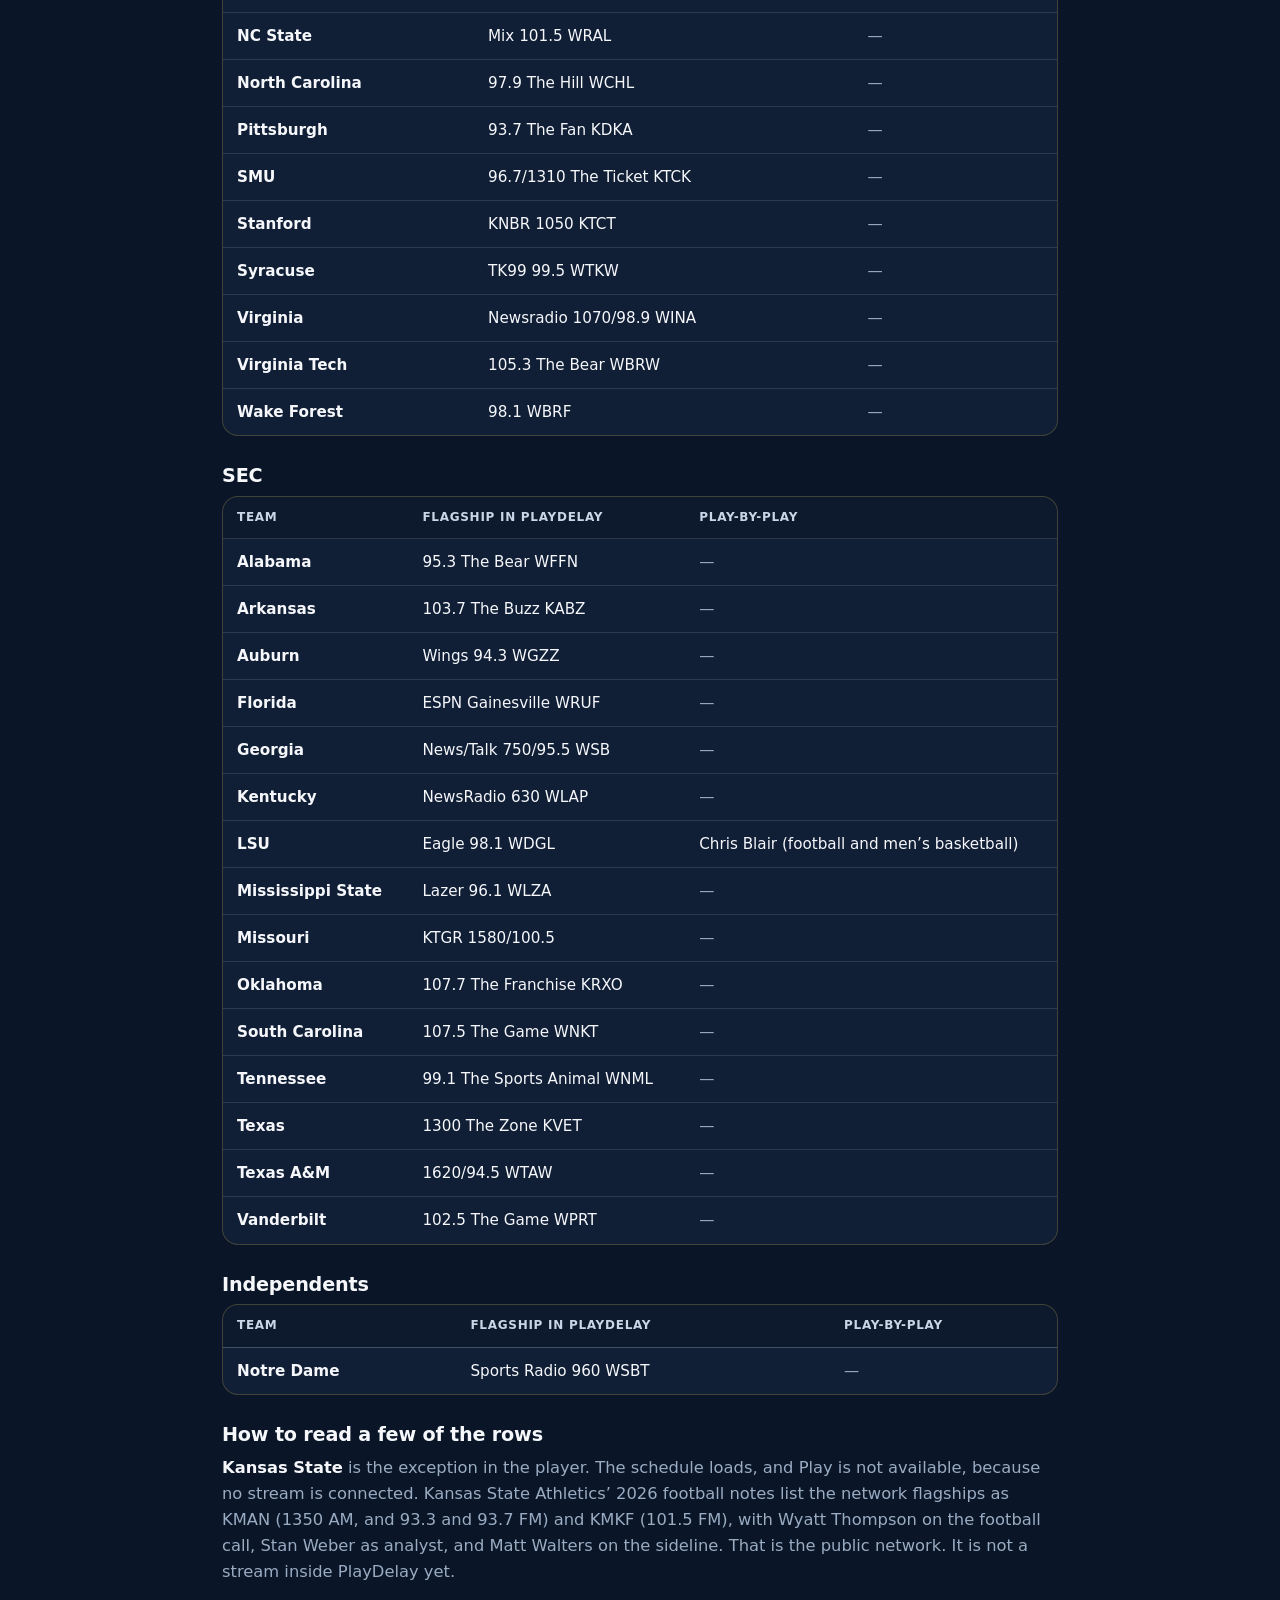
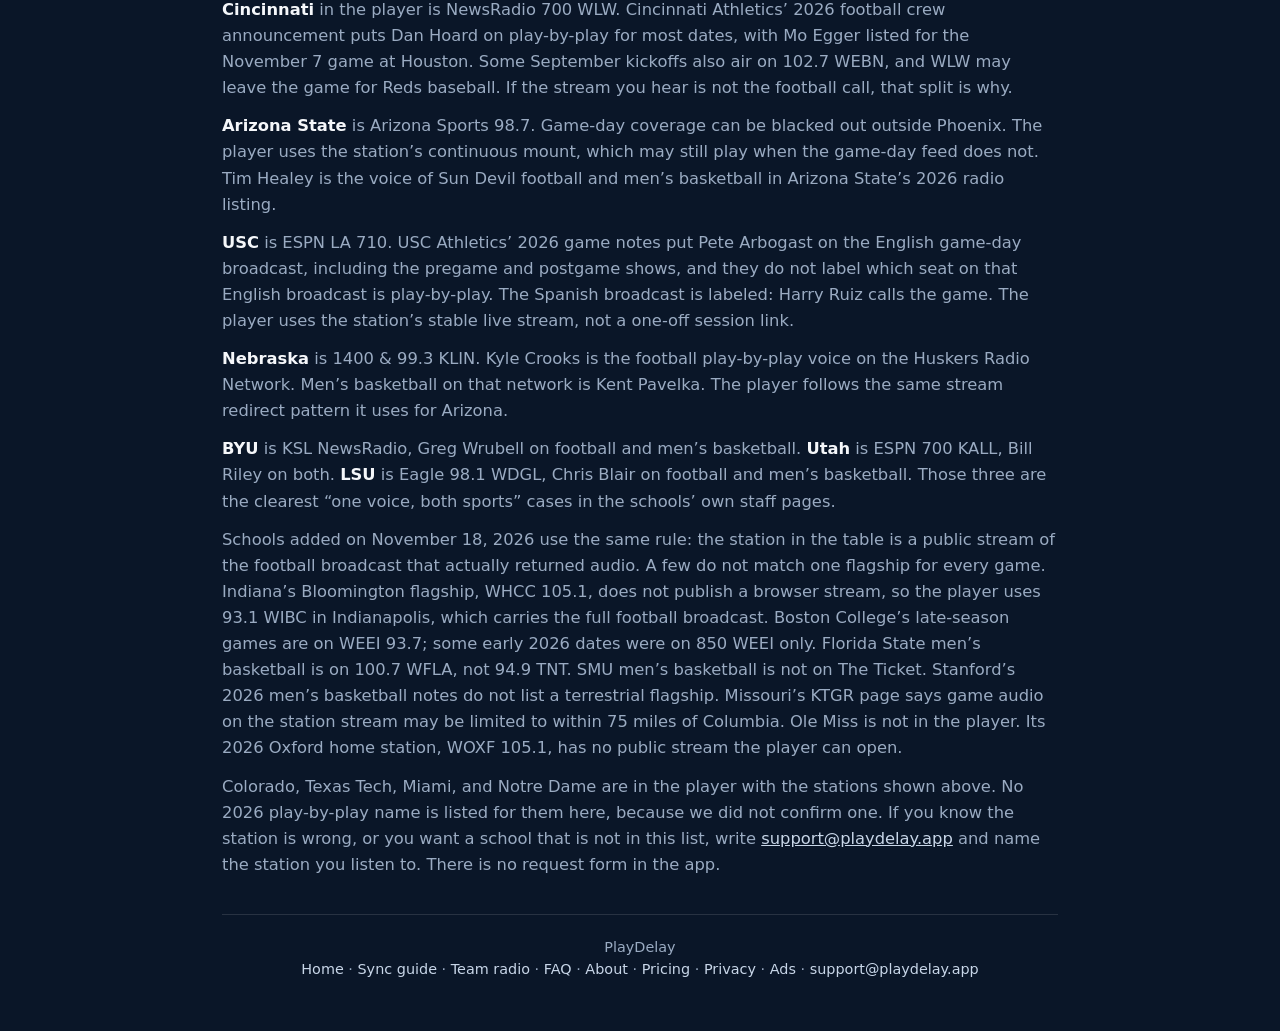
<file: radio.html>
<!DOCTYPE html>
<html lang="en">
<head>
<script async src="https://pagead2.googlesyndication.com/pagead/js/adsbygoogle.js?client=ca-pub-4094883618179579"
     crossorigin="anonymous"></script>
<meta name="google-adsense-account" content="ca-pub-4094883618179579">
  <meta charset="utf-8" />
  <meta name="viewport" content="width=device-width, initial-scale=1, viewport-fit=cover" />
  <meta name="theme-color" content="#0a1628" />
  <link rel="icon" href="assets/favicon.svg?v=logo3" type="image/svg+xml" />
  <link rel="icon" href="assets/favicon-32.png?v=logo3" type="image/png" sizes="32x32" />
  <link rel="apple-touch-icon" href="assets/apple-touch-icon.png?v=logo3" />
  <title>Team radio stations — PlayDelay</title>
  <meta name="description" content="Flagship radio stations PlayDelay streams for Big 12, Big Ten, ACC, SEC, and independent teams, plus play-by-play voices confirmed for 2026." />
  <link rel="canonical" href="https://playdelay.app/radio.html" />
  <meta property="og:title" content="Team radio stations — PlayDelay" />
  <meta property="og:description" content="The flagship station PlayDelay plays for each team, and the play-by-play voice when a 2026 source named one." />
  <meta property="og:url" content="https://playdelay.app/radio.html" />
  <meta property="og:type" content="article" />
  <meta property="og:image" content="https://playdelay.app/assets/og-image.png?v=logo3" />
  <link rel="stylesheet" href="styles.css?v=content1" />
</head>
<body class="landing env-landing radio-page">
  <div class="landing-shell">
    <header class="landing-header">
      <div class="brand brand--wordmark">
        <a class="brand-wordmark-link" href="index.html" aria-label="PlayDelay home">
          <img class="brand-wordmark" src="assets/logo-wordmark.png?v=logo3" alt="PlayDelay" width="800" height="269" />
        </a>
        <p class="subtitle">Flagship stations · play-by-play</p>
      </div>
      <div class="header-actions">
        <a class="nav-link" href="pricing.html">Pricing</a>
        <a class="nav-link" href="login.html?next=player.html">Sign in</a>
      </div>
    </header>
    <nav class="landing-links" aria-label="Guides">
      <a href="guide.html">Sync guide</a>
      <a href="radio.html" aria-current="page">Team radio</a>
      <a href="faq.html">FAQ</a>
      <a href="about.html">About</a>
    </nav>

    <main>
      <article class="article">
        <p class="article-kicker">Stations</p>
        <h1>Team radio PlayDelay actually plays</h1>
        <p>
          Each row is a team in the PlayDelay player. The station is the stream the player opens, taken from the same team list the app uses. For most schools that is the network flagship, not every affiliate. The player opens that one stream for football and for men’s basketball. To line the call up with a television picture, use the <a href="guide.html">sync guide</a>.
        </p>
        <p>
          The play-by-play column is narrower on purpose. A name is listed only when a 2026 athletics page, official game note, flagship-station page, or game-day broadcast listing named that person. A dash means we did not confirm a name. It does not mean the team has no announcer. Crews change, and a basketball broadcast is sometimes a different voice than football. Where a source named both, both are in the cell. This list was checked on November 18, 2026.
        </p>

        <div id="radioDirectory">
          <p>Loading the station list…</p>
        </div>

        <h2>How to read a few of the rows</h2>
        <p>
          <strong>Kansas State</strong> is the exception in the player. The schedule loads, and Play is not available, because no stream is connected. Kansas State Athletics’ 2026 football notes list the network flagships as KMAN (1350 AM, and 93.3 and 93.7 FM) and KMKF (101.5 FM), with Wyatt Thompson on the football call, Stan Weber as analyst, and Matt Walters on the sideline. That is the public network. It is not a stream inside PlayDelay yet.
        </p>
        <p>
          <strong>Cincinnati</strong> in the player is NewsRadio 700 WLW. Cincinnati Athletics’ 2026 football crew announcement puts Dan Hoard on play-by-play for most dates, with Mo Egger listed for the November 7 game at Houston. Some September kickoffs also air on 102.7 WEBN, and WLW may leave the game for Reds baseball. If the stream you hear is not the football call, that split is why.
        </p>
        <p>
          <strong>Arizona State</strong> is Arizona Sports 98.7. Game-day coverage can be blacked out outside Phoenix. The player uses the station’s continuous mount, which may still play when the game-day feed does not. Tim Healey is the voice of Sun Devil football and men’s basketball in Arizona State’s 2026 radio listing.
        </p>
        <p>
          <strong>USC</strong> is ESPN LA 710. USC Athletics’ 2026 game notes put Pete Arbogast on the English game-day broadcast, including the pregame and postgame shows, and they do not label which seat on that English broadcast is play-by-play. The Spanish broadcast is labeled: Harry Ruiz calls the game. The player uses the station’s stable live stream, not a one-off session link.
        </p>
        <p>
          <strong>Nebraska</strong> is 1400 &amp; 99.3 KLIN. Kyle Crooks is the football play-by-play voice on the Huskers Radio Network. Men’s basketball on that network is Kent Pavelka. The player follows the same stream redirect pattern it uses for Arizona.
        </p>
        <p>
          <strong>BYU</strong> is KSL NewsRadio, Greg Wrubell on football and men’s basketball. <strong>Utah</strong> is ESPN 700 KALL, Bill Riley on both. <strong>LSU</strong> is Eagle 98.1 WDGL, Chris Blair on football and men’s basketball. Those three are the clearest “one voice, both sports” cases in the schools’ own staff pages.
        </p>
        <p>
          Schools added on November 18, 2026 use the same rule: the station in the table is a public stream of the football broadcast that actually returned audio. A few do not match one flagship for every game. Indiana’s Bloomington flagship, WHCC 105.1, does not publish a browser stream, so the player uses 93.1 WIBC in Indianapolis, which carries the full football broadcast. Boston College’s late-season games are on WEEI 93.7; some early 2026 dates were on 850 WEEI only. Florida State men’s basketball is on 100.7 WFLA, not 94.9 TNT. SMU men’s basketball is not on The Ticket. Stanford’s 2026 men’s basketball notes do not list a terrestrial flagship. Missouri’s KTGR page says game audio on the station stream may be limited to within 75 miles of Columbia. Ole Miss is not in the player. Its 2026 Oxford home station, WOXF 105.1, has no public stream the player can open.
        </p>
        <p>
          Colorado, Texas Tech, Miami, and Notre Dame are in the player with the stations shown above. No 2026 play-by-play name is listed for them here, because we did not confirm one. If you know the station is wrong, or you want a school that is not in this list, write <a href="mailto:support@playdelay.app">support@playdelay.app</a> and name the station you listen to. There is no request form in the app.
        </p>
      </article>
    </main>

    <footer class="landing-footer">
      <p>PlayDelay</p>
      <p>
        <a href="index.html">Home</a>
        ·
        <a href="guide.html">Sync guide</a>
        ·
        <a href="radio.html">Team radio</a>
        ·
        <a href="faq.html">FAQ</a>
        ·
        <a href="about.html">About</a>
        ·
        <a href="pricing.html">Pricing</a>
        ·
        <a href="privacy.html">Privacy</a>
        ·
        <a href="ads.html">Ads</a>
        ·
        <a href="mailto:support@playdelay.app">support@playdelay.app</a>
      </p>
    </footer>
  </div>
  <script src="teams.js?v=20261118"></script>
  <script src="radio-directory.js"></script>
  <script src="support-chat.js?v=fav1"></script>
</body>
</html>
</file>
<file: styles.css>
/* PlayDelay BYU & Utah — calm dark theme, huge tap targets (ALS / one-handed) */

:root {
  --bg: #0a1628;
  --bg-elevated: #122038;
  --bg-button: #1a2f4d;
  --bg-button-hover: #243d63;
  --navy: #002e5d;
  --navy-bright: #0b4a8a;
  --white: #f5f7fa;
  --muted: #9aabc2;
  --accent: #ffffff;
  --accent-soft: #c8d6e8;
  --live: #3dd68c;
  --warn: #f0c14b;
  --error: #f07178;
  --border: rgba(255, 255, 255, 0.12);
  --radius: 16px;
  --tap-min: 56px;
  --play-min: 88px;
  --font: system-ui, -apple-system, "Segoe UI", Roboto, Helvetica, Arial, sans-serif;
  --landing-max: 720px;
}

*,
*::before,
*::after {
  box-sizing: border-box;
}

html,
body {
  margin: 0;
  padding: 0;
  min-height: 100%;
  background: var(--bg);
  color: var(--white);
  font-family: var(--font);
  -webkit-tap-highlight-color: transparent;
  -webkit-text-size-adjust: 100%;
}

body {
  min-height: 100dvh;
}

a {
  color: var(--accent-soft);
}

.app {
  max-width: 520px;
  margin: 0 auto;
  padding: 20px 20px 40px;
  padding-bottom: max(40px, env(safe-area-inset-bottom));
}

.header {
  display: flex;
  align-items: flex-start;
  justify-content: space-between;
  gap: 12px;
  margin-bottom: 20px;
}

.brand {
  display: flex;
  align-items: center;
  gap: 14px;
}

.brand-mark {
  display: inline-flex;
  align-items: center;
  justify-content: center;
  width: 52px;
  height: 52px;
  border-radius: 12px;
  background: var(--navy);
  border: 2px solid var(--white);
  font-weight: 800;
  font-size: 14px;
  letter-spacing: 0.04em;
  flex-shrink: 0;
  color: var(--white);
  text-decoration: none;
  overflow: hidden;
  padding: 0;
}

.brand-mark .brand-logo,
.brand-mark img.team-logo {
  display: block;
  width: 40px;
  height: 40px;
  object-fit: contain;
  pointer-events: none;
}

.brand-mark .brand-mark-text {
  font-size: 14px;
  font-weight: 800;
  letter-spacing: 0.04em;
}

.brand-mark-link:hover {
  background: var(--navy-bright);
}

.brand-text h1 {
  margin: 0;
  font-size: 1.35rem;
  font-weight: 700;
  letter-spacing: -0.02em;
  line-height: 1.2;
}

.subtitle {
  margin: 4px 0 0;
  font-size: 0.9rem;
  color: var(--muted);
}

.status-chip {
  flex-shrink: 0;
  padding: 10px 14px;
  min-height: 44px;
  border-radius: 999px;
  font-size: 0.85rem;
  font-weight: 600;
  background: var(--bg-elevated);
  border: 1px solid var(--border);
  color: var(--muted);
  align-self: center;
}

.status-chip.status-loading { color: var(--warn); border-color: rgba(240, 193, 75, 0.4); }
.status-chip.status-live { color: var(--live); border-color: rgba(61, 214, 140, 0.45); }
.status-chip.status-paused { color: var(--accent-soft); }
.status-chip.status-error { color: var(--error); border-color: rgba(240, 113, 120, 0.45); }

.banner {
  margin-bottom: 16px;
  padding: 14px 16px;
  border-radius: var(--radius);
  background: rgba(240, 193, 75, 0.12);
  border: 1px solid rgba(240, 193, 75, 0.45);
  color: var(--warn);
  font-size: 0.95rem;
  line-height: 1.4;
}

.banner.banner-error {
  background: rgba(240, 113, 120, 0.12);
  border-color: rgba(240, 113, 120, 0.45);
  color: var(--error);
}

.toast {
  position: fixed;
  left: 50%;
  bottom: max(24px, env(safe-area-inset-bottom));
  transform: translateX(-50%);
  z-index: 50;
  max-width: min(440px, calc(100vw - 32px));
  padding: 14px 18px;
  border-radius: 12px;
  background: #1e3354;
  border: 1px solid var(--border);
  color: var(--white);
  font-size: 0.95rem;
  line-height: 1.35;
  box-shadow: 0 8px 32px rgba(0, 0, 0, 0.45);
  pointer-events: none;
}

.main {
  display: flex;
  flex-direction: column;
  gap: 18px;
}

.delay-readout {
  text-align: center;
  padding: 28px 16px;
  background: var(--bg-elevated);
  border: 1px solid var(--border);
  border-radius: 20px;
}

.delay-value {
  font-size: clamp(3.2rem, 12vw, 4.5rem);
  font-weight: 750;
  letter-spacing: -0.03em;
  line-height: 1;
  font-variant-numeric: tabular-nums;
}

.delay-label {
  margin-top: 8px;
  font-size: 0.95rem;
  color: var(--muted);
  text-transform: uppercase;
  letter-spacing: 0.08em;
}

.transport {
  display: grid;
  grid-template-columns: 1fr auto;
  gap: 12px;
}

.btn {
  appearance: none;
  border: 1px solid var(--border);
  background: var(--bg-button);
  color: var(--white);
  font-family: inherit;
  font-size: 1.1rem;
  font-weight: 650;
  border-radius: var(--radius);
  min-height: var(--tap-min);
  padding: 12px 18px;
  cursor: pointer;
  touch-action: manipulation;
  transition: background 0.12s ease, border-color 0.12s ease, transform 0.08s ease;
  user-select: none;
  text-decoration: none;
  display: inline-flex;
  align-items: center;
  justify-content: center;
  text-align: center;
}

.btn:hover {
  background: var(--bg-button-hover);
}

.btn:active {
  transform: scale(0.98);
}

.btn:focus-visible {
  outline: 3px solid var(--accent-soft);
  outline-offset: 2px;
}

.btn-play {
  min-height: var(--play-min);
  font-size: 1.55rem;
  background: var(--navy-bright);
  border-color: rgba(255, 255, 255, 0.28);
}

.btn-play[aria-pressed="true"] {
  background: #1a4a3a;
  border-color: rgba(61, 214, 140, 0.5);
}

.btn-mute {
  min-width: 96px;
  min-height: var(--play-min);
}

.btn-mute[aria-pressed="true"] {
  background: #4a2a32;
  border-color: rgba(240, 113, 120, 0.45);
  color: #ffc4c8;
}

.volume-row {
  display: flex;
  align-items: center;
  gap: 14px;
  padding: 4px 2px;
}

.volume-label {
  font-size: 0.95rem;
  color: var(--muted);
  min-width: 4.5rem;
}

#volume {
  flex: 1;
  height: 44px;
  accent-color: var(--accent-soft);
  cursor: pointer;
}

.presets,
.steps {
  display: grid;
  grid-template-columns: repeat(auto-fit, minmax(72px, 1fr));
  gap: 10px;
}

.btn-preset,
.btn-step {
  min-height: var(--tap-min);
  font-size: 1.15rem;
}

.btn-preset.is-active {
  background: var(--navy);
  border-color: rgba(255, 255, 255, 0.45);
  box-shadow: inset 0 0 0 2px rgba(255, 255, 255, 0.2);
}

.sync-tip,
.sync-howto {
  margin: 4px 0 0;
  padding: 14px 16px;
  border-radius: var(--radius);
  background: rgba(255, 255, 255, 0.04);
  border: 1px solid var(--border);
  color: var(--accent-soft);
  font-size: 0.95rem;
  line-height: 1.45;
}

.sync-howto {
  margin: 8px 0 12px;
  padding: 18px 18px 16px;
}

.sync-howto-title {
  margin: 0 0 12px;
  font-size: 1.2rem;
  font-weight: 700;
  color: var(--text);
  letter-spacing: 0.01em;
}

.sync-howto-list {
  margin: 0;
  padding: 0 0 0 1.35em;
  display: grid;
  gap: 10px;
  color: var(--accent-soft);
  font-size: 1.05rem;
  line-height: 1.5;
}

.sync-howto-list li {
  padding-left: 0.15em;
}

.sync-howto-list strong {
  color: var(--text);
  font-weight: 700;
}

.shortcuts {
  margin: 0;
  text-align: center;
  font-size: 0.8rem;
  color: var(--muted);
}

#audio {
  display: none;
}

/* ——— Landing ——— */

.landing {
  background:
    radial-gradient(ellipse 80% 50% at 50% -10%, rgba(11, 74, 138, 0.45), transparent 60%),
    var(--bg);
}

/* Game-night stadium backdrop (fixed cover + navy overlay) */
.env-landing {
  background-color: var(--bg);
  background-image:
    linear-gradient(
      180deg,
      rgba(10, 22, 40, 0.82) 0%,
      rgba(10, 22, 40, 0.88) 45%,
      rgba(10, 22, 40, 0.94) 100%
    ),
    url("assets/env-stadium-night.jpg");
  background-size: cover;
  background-position: center top;
  background-repeat: no-repeat;
  background-attachment: scroll;
}

@media (min-width: 720px) {
  .env-landing {
    background-attachment: fixed;
  }
}

.landing-shell {
  position: relative;
  z-index: 1;
  max-width: var(--landing-max);
  margin: 0 auto;
  padding: 24px 22px 48px;
  padding-bottom: max(48px, env(safe-area-inset-bottom));
}

/* Soft gold edge on elevated cards for navy/gold feel */
.env-landing .hero-art,
.env-landing .step-card,
.env-landing .focus-note,
.env-landing .login-card {
  border-color: rgba(240, 193, 75, 0.22);
  background: rgba(18, 32, 56, 0.88);
  backdrop-filter: blur(8px);
}

.env-gallery {
  display: grid;
  grid-template-columns: 1fr;
  gap: 14px;
  margin: 0 0 40px;
}

@media (min-width: 560px) {
  .env-gallery {
    grid-template-columns: 1fr 1fr;
  }
}

@media (min-width: 720px) {
  .env-gallery {
    grid-template-columns: 1fr 1fr 1fr;
  }
}

.env-card {
  margin: 0;
  border-radius: 18px;
  overflow: hidden;
  border: 1px solid rgba(240, 193, 75, 0.28);
  background: rgba(18, 32, 56, 0.75);
  box-shadow: 0 12px 36px rgba(0, 0, 0, 0.35);
}

.env-card img {
  display: block;
  width: 100%;
  height: clamp(140px, 28vw, 200px);
  object-fit: cover;
  object-position: center;
}

.env-card figcaption {
  margin: 0;
  padding: 12px 14px 14px;
  font-size: 0.95rem;
  font-weight: 650;
  color: var(--warn);
  letter-spacing: -0.01em;
}

/* Login: muted turf band under shell */
.login-page {
  background-image:
    linear-gradient(
      180deg,
      rgba(10, 22, 40, 0.88) 0%,
      rgba(10, 22, 40, 0.92) 50%,
      rgba(10, 22, 40, 0.96) 100%
    ),
    url("assets/env-football-turf.jpg");
  background-size: cover;
  background-position: center 30%;
  background-repeat: no-repeat;
}

.landing-header {
  display: flex;
  align-items: center;
  justify-content: space-between;
  gap: 16px;
  margin-bottom: 40px;
}

.nav-link {
  flex-shrink: 0;
  font-size: 0.95rem;
  font-weight: 600;
  color: var(--accent-soft);
  text-decoration: none;
  padding: 10px 14px;
  border-radius: 999px;
  border: 1px solid var(--border);
  background: rgba(255, 255, 255, 0.04);
  min-height: 44px;
  display: inline-flex;
  align-items: center;
}

.nav-link:hover {
  background: var(--bg-button-hover);
  color: var(--white);
}

.hero {
  margin-bottom: 48px;
}

.hero-kicker {
  margin: 0 0 12px;
  font-size: 0.85rem;
  font-weight: 700;
  letter-spacing: 0.12em;
  text-transform: uppercase;
  color: var(--accent-soft);
}

.hero-title {
  margin: 0 0 12px;
  font-size: clamp(2rem, 6vw, 2.75rem);
  font-weight: 750;
  letter-spacing: -0.03em;
  line-height: 1.15;
}

.hero-seo {
  margin: 0 0 14px;
  max-width: 36rem;
  font-size: 1rem;
  font-weight: 600;
  line-height: 1.45;
  color: var(--accent-soft);
}

.hero-lead {
  margin: 0 0 28px;
  max-width: 36rem;
  font-size: 1.1rem;
  line-height: 1.55;
  color: var(--muted);
}

.hero-actions {
  margin-bottom: 14px;
}

.btn-cta {
  min-height: 64px;
  padding: 16px 28px;
  font-size: 1.25rem;
  background: var(--navy-bright);
  border-color: rgba(255, 255, 255, 0.28);
  box-shadow: 0 12px 40px rgba(0, 46, 93, 0.55);
}

.btn-cta:hover {
  background: #0d5aa3;
}

.hero-note {
  margin: 0;
  font-size: 0.9rem;
  color: var(--muted);
}

.section-title {
  margin: 0 0 18px;
  font-size: 1.15rem;
  font-weight: 700;
  letter-spacing: -0.01em;
}

.how {
  margin-bottom: 36px;
}

.steps-list {
  list-style: none;
  margin: 0;
  padding: 0;
  display: flex;
  flex-direction: column;
  gap: 12px;
}

.step-card {
  display: flex;
  gap: 16px;
  align-items: flex-start;
  padding: 18px 18px;
  background: var(--bg-elevated);
  border: 1px solid var(--border);
  border-radius: var(--radius);
}

.step-num {
  flex-shrink: 0;
  width: 40px;
  height: 40px;
  border-radius: 10px;
  background: var(--navy);
  border: 1px solid rgba(255, 255, 255, 0.25);
  display: inline-flex;
  align-items: center;
  justify-content: center;
  font-weight: 800;
  font-size: 1rem;
}

.step-card h3 {
  margin: 0 0 4px;
  font-size: 1.05rem;
  font-weight: 700;
}

.step-card p {
  margin: 0;
  font-size: 0.95rem;
  line-height: 1.45;
  color: var(--muted);
}

.focus-note {
  padding: 16px 18px;
  border-radius: var(--radius);
  background: rgba(255, 255, 255, 0.04);
  border: 1px solid var(--border);
  margin-bottom: 40px;
}

.focus-note p {
  margin: 0;
  font-size: 0.95rem;
  line-height: 1.5;
  color: var(--accent-soft);
}

.focus-note strong {
  color: var(--white);
  font-weight: 650;
}

.landing-footer {
  padding-top: 24px;
  border-top: 1px solid var(--border);
  text-align: center;
}

.landing-footer p {
  margin: 0 0 6px;
  font-size: 0.9rem;
  color: var(--muted);
}

.landing-footer a {
  color: var(--accent-soft);
  text-decoration: none;
}

.landing-footer a:hover {
  text-decoration: underline;
  color: var(--white);
}

@media (max-width: 380px) {
  .transport {
    grid-template-columns: 1fr;
  }

  .btn-mute {
    min-height: var(--tap-min);
  }

  .landing-header {
    flex-wrap: wrap;
  }
}

/* ——— Auth / login (optional; never blocks player) ——— */

.header-actions,
.header-end {
  display: flex;
  align-items: center;
  gap: 10px;
  flex-shrink: 0;
  flex-wrap: wrap;
  justify-content: flex-end;
}

.auth-slot {
  display: flex;
  align-items: center;
}

.auth-user {
  display: flex;
  align-items: center;
  gap: 8px;
  max-width: min(220px, 46vw);
}

.auth-email {
  font-size: 0.8rem;
  color: var(--muted);
  overflow: hidden;
  text-overflow: ellipsis;
  white-space: nowrap;
  max-width: 120px;
}

.btn-auth {
  min-height: 44px;
  padding: 10px 14px;
  font-size: 0.9rem;
  border-radius: 999px;
  background: rgba(255, 255, 255, 0.06);
  border-color: var(--border);
  color: var(--accent-soft);
  text-decoration: none;
}

.btn-auth:hover {
  color: var(--white);
  background: var(--bg-button-hover);
}

.btn-auth-secondary {
  min-height: var(--tap-min);
  font-size: 1.05rem;
  background: transparent;
  border-color: rgba(240, 193, 75, 0.45);
  color: var(--warn);
}

.btn-auth-secondary:hover {
  background: rgba(240, 193, 75, 0.1);
}

.hero-art {
  margin: 0 0 28px;
  padding: 0;
  border-radius: 20px;
  overflow: hidden;
  border: 1px solid var(--border);
  background: var(--bg-elevated);
  box-shadow: 0 16px 48px rgba(0, 0, 0, 0.35);
}

.hero-art img {
  display: block;
  width: 100%;
  height: auto;
  vertical-align: middle;
}

.step-icon {
  flex-shrink: 0;
  width: 48px;
  height: 48px;
  border-radius: 12px;
  background: rgba(0, 46, 93, 0.55);
  border: 1px solid rgba(255, 255, 255, 0.12);
  padding: 4px;
}

.player-app {
  position: relative;
}

.player-accent {
  position: absolute;
  inset: 0 0 auto 0;
  height: 160px;
  overflow: hidden;
  pointer-events: none;
  z-index: 0;
  opacity: 0.9;
  mask-image: linear-gradient(to bottom, #000 40%, transparent);
  -webkit-mask-image: linear-gradient(to bottom, #000 40%, transparent);
}

.player-accent img {
  width: 100%;
  height: 100%;
  object-fit: cover;
  display: block;
}

.player-app > .header,
.player-app > .banner,
.player-app > .toast,
.player-app > .main {
  position: relative;
  z-index: 1;
}

.login-shell {
  max-width: 480px;
}

.login-card {
  padding: 24px 22px;
  background: var(--bg-elevated);
  border: 1px solid var(--border);
  border-radius: 20px;
}

.login-demo-note {
  margin: 0 0 22px;
  font-size: 0.9rem;
  line-height: 1.45;
  color: var(--muted);
}

.login-form {
  display: flex;
  flex-direction: column;
  gap: 8px;
}

.field-label {
  font-size: 0.9rem;
  font-weight: 600;
  color: var(--accent-soft);
  margin-top: 8px;
}

.field-input {
  appearance: none;
  width: 100%;
  min-height: var(--tap-min);
  padding: 14px 16px;
  border-radius: var(--radius);
  border: 1px solid var(--border);
  background: var(--bg);
  color: var(--white);
  font-family: inherit;
  font-size: 1.1rem;
}

.field-input:focus-visible {
  outline: 3px solid var(--accent-soft);
  outline-offset: 2px;
}

.field-input::placeholder {
  color: var(--muted);
  opacity: 0.7;
}

.login-error {
  margin: 8px 0 0;
  padding: 12px 14px;
  border-radius: 12px;
  background: rgba(240, 113, 120, 0.12);
  border: 1px solid rgba(240, 113, 120, 0.45);
  color: var(--error);
  font-size: 0.95rem;
}

.login-actions {
  display: flex;
  flex-direction: column;
  gap: 12px;
  margin-top: 18px;
}

.login-back {
  margin-top: 20px;
  text-align: center;
}

.login-back a {
  color: var(--accent-soft);
  font-weight: 600;
}

@media (max-width: 480px) {
  .auth-email {
    max-width: 90px;
  }

  .header-end {
    max-width: 58%;
  }
}


/* ——— Supabase auth UI ——— */

.auth-tabs {
  display: grid;
  grid-template-columns: 1fr 1fr;
  gap: 8px;
  margin-bottom: 18px;
}

.auth-tab {
  min-height: var(--tap-min);
  border-radius: 999px;
  border: 1px solid var(--border);
  background: rgba(255, 255, 255, 0.04);
  color: var(--muted);
  font-family: inherit;
  font-size: 1.05rem;
  font-weight: 650;
  cursor: pointer;
  touch-action: manipulation;
}

.auth-tab.is-active {
  background: var(--navy-bright);
  border-color: rgba(255, 255, 255, 0.35);
  color: var(--white);
}

.login-info {
  margin: 8px 0 0;
  padding: 12px 14px;
  border-radius: 12px;
  background: rgba(61, 214, 140, 0.1);
  border: 1px solid rgba(61, 214, 140, 0.4);
  color: var(--live);
  font-size: 0.95rem;
}

.session-chip {
  display: flex;
  align-items: center;
  gap: 8px;
  max-width: min(240px, 52vw);
}

.session-email {
  font-size: 0.8rem;
  color: var(--muted);
  overflow: hidden;
  text-overflow: ellipsis;
  white-space: nowrap;
  max-width: 130px;
}

.field {
  display: flex;
  flex-direction: column;
  gap: 6px;
}

.banner.banner-ok {
  background: rgba(61, 214, 140, 0.12);
  border-color: rgba(61, 214, 140, 0.45);
  color: var(--live);
}


/* ——— Team picker (Favorites + conferences) ——— */

.team-picker {
  display: flex;
  flex-direction: column;
  gap: 14px;
  margin: 0;
  max-height: min(52vh, 420px);
  overflow-y: auto;
  overscroll-behavior: contain;
  -webkit-overflow-scrolling: touch;
  padding-right: 2px;
  scrollbar-gutter: stable;
}

.team-picker-group {
  display: flex;
  flex-direction: column;
  gap: 8px;
}

.team-picker-label,
.landing-chip-label {
  font-size: 0.75rem;
  font-weight: 700;
  letter-spacing: 0.08em;
  text-transform: uppercase;
  color: var(--muted);
  padding: 0 2px;
}

.team-picker-grid {
  display: grid;
  grid-template-columns: repeat(3, minmax(0, 1fr));
  gap: 10px;
}

.team-picker-expand {
  min-height: 56px;
  width: 100%;
  font-size: 1.05rem;
  font-weight: 800;
  letter-spacing: 0.02em;
  border-width: 2px;
  background: var(--bg-elevated, var(--bg-button));
  color: var(--white);
  padding: 10px 12px;
}

.team-picker-expand:focus-visible {
  outline: 3px solid var(--accent-soft);
  outline-offset: 2px;
}

.team-picker-more-body {
  display: flex;
  flex-direction: column;
  gap: 14px;
}

.team-picker-more-body[hidden] {
  display: none !important;
}

.btn-team {
  min-height: 64px;
  font-size: 1.05rem;
  font-weight: 800;
  letter-spacing: 0.02em;
  border-width: 2px;
  background: var(--bg-button);
  color: var(--white);
  padding: 8px 6px;
  line-height: 1.15;
}

.btn-team[data-has-stream="0"]:not(.is-active) {
  opacity: 0.62;
}

.btn-team.is-active {
  background: var(--team-primary, var(--navy));
  border-color: color-mix(in srgb, var(--team-accent, var(--accent-soft)) 70%, transparent);
  box-shadow: inset 0 0 0 2px color-mix(in srgb, var(--team-accent, var(--accent-soft)) 30%, transparent);
  color: #fff;
  opacity: 1;
}

.btn-team[data-team="byu"].is-active {
  background: var(--navy);
  border-color: rgba(240, 193, 75, 0.75);
  box-shadow: inset 0 0 0 2px rgba(240, 193, 75, 0.35);
  color: #fff;
}

.btn-team[data-team="utah"].is-active {
  background: #8b1538;
  border-color: rgba(255, 210, 220, 0.55);
  box-shadow: inset 0 0 0 2px rgba(255, 255, 255, 0.18);
  color: #fff;
}

.btn-team:not(.is-active) {
  opacity: 0.78;
}

.btn-team:focus-visible {
  outline: 3px solid var(--accent-soft);
  outline-offset: 2px;
}


.btn-team[data-team="asu"].is-active {
  background: #8c1d40;
  border-color: rgba(255, 198, 39, 0.75);
  box-shadow: inset 0 0 0 2px rgba(255, 198, 39, 0.35);
  color: #fff;
}

.btn-team[data-team="usc"].is-active {
  background: #990000;
  border-color: rgba(255, 204, 0, 0.7);
  box-shadow: inset 0 0 0 2px rgba(255, 204, 0, 0.3);
  color: #fff;
}

/* ASU maroon / gold */
body[data-team="asu"],
html[data-team="asu"] body {
  --bg: #140a10;
  --bg-elevated: #221018;
  --bg-button: #2e1520;
  --bg-button-hover: #3c1c2a;
  --navy: #8c1d40;
  --navy-bright: #a8244f;
  --accent-soft: #ffd56a;
  --border: rgba(255, 198, 39, 0.16);
}

body[data-team="asu"] .brand-mark {
  background: #8c1d40;
  border-color: #ffc627;
}

body[data-team="asu"] .brand-mark-link:hover {
  background: #a8244f;
}

body[data-team="asu"] .btn-play {
  background: #a8244f;
  border-color: rgba(255, 198, 39, 0.4);
}

body[data-team="asu"] .btn-play:disabled {
  opacity: 0.45;
  cursor: not-allowed;
}

body[data-team="asu"] .btn-preset.is-active {
  background: #8c1d40;
  border-color: rgba(255, 198, 39, 0.5);
}

body[data-team="asu"] .toast {
  background: #2e1520;
}

body[data-team="asu"] .player-accent {
  opacity: 0.5;
  filter: hue-rotate(-10deg) saturate(1.2);
}

/* USC cardinal / gold */
body[data-team="usc"],
html[data-team="usc"] body {
  --bg: #140808;
  --bg-elevated: #220e0e;
  --bg-button: #301414;
  --bg-button-hover: #3e1a1a;
  --navy: #990000;
  --navy-bright: #b30000;
  --accent-soft: #ffcc66;
  --border: rgba(255, 204, 0, 0.16);
}

body[data-team="usc"] .brand-mark {
  background: #990000;
  border-color: #ffcc00;
}

body[data-team="usc"] .brand-mark-link:hover {
  background: #b30000;
}

body[data-team="usc"] .btn-play {
  background: #b30000;
  border-color: rgba(255, 204, 0, 0.4);
}

body[data-team="usc"] .btn-play:disabled {
  opacity: 0.45;
  cursor: not-allowed;
}

body[data-team="usc"] .btn-preset.is-active {
  background: #990000;
  border-color: rgba(255, 204, 0, 0.5);
}

body[data-team="usc"] .toast {
  background: #301414;
}

body[data-team="usc"] .player-accent {
  opacity: 0.5;
  filter: hue-rotate(-35deg) saturate(1.25);
}

.btn-play:disabled {
  opacity: 0.45;
  cursor: not-allowed;
  transform: none;
}

@media (min-width: 720px) {
  .landing-sched-grid {
    grid-template-columns: 1fr;
  }
  .team-picker-grid {
    grid-template-columns: repeat(4, minmax(0, 1fr));
  }
}

/* Utah crimson / red-black accent override */
body[data-team="utah"],
html[data-team="utah"] body {
  --bg: #12070a;
  --bg-elevated: #1e0c12;
  --bg-button: #2a1018;
  --bg-button-hover: #3a1620;
  --navy: #6b0f2a;
  --navy-bright: #a01840;
  --accent-soft: #f0c4ce;
  --border: rgba(255, 200, 210, 0.14);
  --warn: #f0c14b;
}

body[data-team="utah"] .brand-mark {
  background: #8b1538;
  border-color: #f5d0d8;
}

body[data-team="utah"] .brand-mark-link:hover {
  background: #a01840;
}

body[data-team="utah"] .btn-play {
  background: #a01840;
  border-color: rgba(255, 210, 220, 0.35);
}

body[data-team="utah"] .btn-play[aria-pressed="true"] {
  background: #1a4a3a;
  border-color: rgba(61, 214, 140, 0.5);
}

body[data-team="utah"] .btn-preset.is-active {
  background: #6b0f2a;
  border-color: rgba(255, 210, 220, 0.45);
}

body[data-team="utah"] .toast {
  background: #2a1018;
}

body[data-team="utah"] .player-accent {
  opacity: 0.55;
  filter: hue-rotate(-25deg) saturate(1.15);
}

@media (max-width: 420px) {
  .team-picker-grid {
    grid-template-columns: repeat(2, minmax(0, 1fr));
  }
  .btn-team {
    min-height: 60px;
    font-size: 0.98rem;
  }
}


/* ——— Sport toggle (Football | Basketball) ——— */

.sport-toggle {
  display: grid;
  grid-template-columns: 1fr 1fr;
  gap: 12px;
  margin: 0 0 14px;
}

.sport-toggle-landing {
  margin: 0 0 16px;
  max-width: 560px;
}

.btn-sport {
  min-height: 64px;
  font-size: 1.35rem;
  font-weight: 800;
  letter-spacing: 0.02em;
  border-width: 2px;
  background: var(--bg-button);
  color: var(--white);
  border-radius: 16px;
  cursor: pointer;
  border-style: solid;
  border-color: var(--border);
  transition: background 0.15s ease, border-color 0.15s ease, opacity 0.15s ease, box-shadow 0.15s ease;
}

.btn-sport:not(.is-active) {
  opacity: 0.78;
}

.btn-sport.is-active {
  background: linear-gradient(180deg, rgba(61, 214, 140, 0.22), rgba(61, 214, 140, 0.08));
  border-color: rgba(61, 214, 140, 0.65);
  box-shadow: inset 0 0 0 2px rgba(61, 214, 140, 0.28);
  color: #fff;
  opacity: 1;
}

.btn-sport:focus-visible {
  outline: 3px solid var(--accent-soft);
  outline-offset: 2px;
}

.sched-sport-note {
  margin: 0 0 12px;
  padding: 10px 12px;
  font-size: 0.9rem;
  line-height: 1.4;
  color: var(--muted);
  background: rgba(255, 255, 255, 0.04);
  border: 1px solid var(--border);
  border-radius: 12px;
}

@media (max-width: 420px) {
  .btn-sport {
    min-height: 56px;
    font-size: 1.15rem;
  }
}

/* ——— ESPN schedule ——— */

.schedule-panel {
  margin-top: 4px;
  padding: 16px 14px 14px;
  border-radius: 20px;
  background: var(--bg-elevated);
  border: 1px solid var(--border);
}

.schedule-panel-head {
  display: flex;
  align-items: baseline;
  justify-content: space-between;
  gap: 12px;
  flex-wrap: wrap;
  margin-bottom: 10px;
}

.sched-panel-title {
  margin: 0;
  font-size: 1.15rem;
  font-weight: 750;
  letter-spacing: -0.01em;
}

.sched-attr,
.landing-sched-note {
  margin: 0;
  font-size: 0.85rem;
  color: var(--muted);
}

.sched-attr a,
.sched-espn-link {
  color: var(--accent-soft);
  font-weight: 600;
  text-decoration: none;
}

.sched-attr a:hover,
.sched-espn-link:hover {
  color: var(--white);
  text-decoration: underline;
}

.sched-status {
  margin: 0 0 12px;
  padding: 12px 14px;
  border-radius: 12px;
  font-size: 0.95rem;
  font-weight: 600;
  background: rgba(255, 255, 255, 0.04);
  border: 1px solid var(--border);
  color: var(--muted);
}

.sched-status-loading {
  color: var(--warn);
  border-color: rgba(240, 193, 75, 0.35);
}

.sched-status-error {
  color: var(--error);
  background: rgba(240, 113, 120, 0.12);
  border-color: rgba(240, 113, 120, 0.45);
}

.sched-heading {
  margin: 14px 0 8px;
  font-size: 0.8rem;
  font-weight: 700;
  letter-spacing: 0.08em;
  text-transform: uppercase;
  color: var(--muted);
}

.sched-list {
  list-style: none;
  margin: 0;
  padding: 0;
  display: flex;
  flex-direction: column;
  gap: 10px;
}

.sched-row {
  display: grid;
  grid-template-columns: minmax(6.5rem, 0.9fr) 1.2fr auto;
  gap: 10px 12px;
  align-items: center;
  min-height: var(--tap-min);
  padding: 12px 14px;
  border-radius: 14px;
  background: rgba(0, 0, 0, 0.22);
  border: 1px solid var(--border);
}

.sched-when {
  display: flex;
  flex-direction: column;
  gap: 2px;
}

.sched-date {
  font-weight: 700;
  font-size: 0.95rem;
}

.sched-time {
  font-size: 0.85rem;
  color: var(--muted);
}

.sched-match {
  display: flex;
  flex-direction: column;
  gap: 2px;
  min-width: 0;
}

.sched-ha {
  font-size: 0.75rem;
  font-weight: 700;
  letter-spacing: 0.06em;
  text-transform: uppercase;
  color: var(--muted);
}

.sched-opp {
  font-size: 1.15rem;
  font-weight: 750;
  letter-spacing: -0.01em;
  line-height: 1.2;
}

.sched-meta {
  display: flex;
  flex-direction: column;
  align-items: flex-end;
  gap: 4px;
  text-align: right;
}

.sched-tv {
  font-size: 0.8rem;
  font-weight: 650;
  color: var(--accent-soft);
}

.sched-result {
  font-size: 1.05rem;
  font-weight: 800;
  font-variant-numeric: tabular-nums;
  color: var(--white);
}

.sched-empty {
  margin: 0 0 8px;
  font-size: 0.95rem;
  color: var(--muted);
}

.landing-schedule {
  margin: 0 0 36px;
}

.landing-sched-note {
  margin: -8px 0 14px;
}

.landing-sched-grid {
  display: grid;
  grid-template-columns: 1fr;
  gap: 14px;
}

@media (min-width: 560px) {
  .landing-sched-grid {
    grid-template-columns: 1fr 1fr;
  }
}

.landing-sched-card {
  padding: 16px 14px;
  border-radius: 18px;
  background: rgba(18, 32, 56, 0.88);
  border: 1px solid rgba(240, 193, 75, 0.22);
  backdrop-filter: blur(8px);
}

/* .landing-sched-head styles extended below (team theme tap targets) */

.sched-list-compact .sched-row {
  grid-template-columns: minmax(5.5rem, 0.85fr) 1fr auto;
  min-height: 52px;
  padding: 10px 12px;
}

.sched-list-compact .sched-opp {
  font-size: 1.05rem;
}

@media (max-width: 420px) {
  .sched-row {
    grid-template-columns: 1fr;
    gap: 6px;
  }

  .sched-meta {
    align-items: flex-start;
    text-align: left;
    flex-direction: row;
    flex-wrap: wrap;
    gap: 8px;
  }
}

body[data-team="utah"] .landing-sched-card,
body[data-team="utah"] .schedule-panel {
  border-color: rgba(255, 200, 210, 0.2);
}

/* ——— Landing team theme (tap schedule heads) ——— */

.landing-sched-toolbar {
  display: flex;
  align-items: stretch;
  justify-content: space-between;
  gap: 10px;
  margin-bottom: 10px;
}

.landing-sched-head {
  appearance: none;
  -webkit-appearance: none;
  display: flex;
  flex-direction: column;
  align-items: flex-start;
  justify-content: center;
  gap: 2px;
  flex: 1;
  min-height: 72px;
  margin: 0;
  padding: 12px 14px;
  border-radius: 14px;
  border: 2px solid var(--border);
  background: var(--bg-button);
  color: var(--white);
  font: inherit;
  text-align: left;
  cursor: pointer;
  touch-action: manipulation;
}

.landing-sched-head:hover {
  background: var(--bg-button-hover);
}

.landing-sched-head:focus-visible {
  outline: 3px solid var(--accent-soft);
  outline-offset: 2px;
}

.landing-sched-team-label {
  font-size: 1.35rem;
  font-weight: 800;
  letter-spacing: 0.02em;
  line-height: 1.15;
}

.landing-sched-pick-hint {
  font-size: 0.8rem;
  font-weight: 600;
  color: var(--muted);
  letter-spacing: 0.02em;
}

.landing-sched-head.is-active .landing-sched-pick-hint {
  color: var(--accent-soft);
}

.landing-sched-toolbar .sched-espn-link {
  align-self: center;
  flex-shrink: 0;
  min-height: 48px;
  min-width: 56px;
  display: inline-flex;
  align-items: center;
  justify-content: center;
  padding: 10px 12px;
  border-radius: 12px;
  border: 1px solid var(--border);
  background: rgba(255, 255, 255, 0.04);
}

.landing-sched-card.is-selected {
  border-width: 2px;
  border-color: rgba(240, 193, 75, 0.65);
  box-shadow:
    0 0 0 2px rgba(240, 193, 75, 0.28),
    0 12px 36px rgba(0, 0, 0, 0.35);
}

.landing-sched-card.is-selected .landing-sched-head {
  border-color: rgba(240, 193, 75, 0.55);
  box-shadow: inset 0 0 0 2px rgba(240, 193, 75, 0.25);
  background: var(--navy);
}

/* Per-team selected card accents */
body[data-team="utah"] .landing-sched-card.is-selected,
html[data-team="utah"] body .landing-sched-card.is-selected {
  border-color: rgba(255, 200, 210, 0.7);
  box-shadow:
    0 0 0 2px rgba(139, 21, 56, 0.45),
    0 12px 36px rgba(0, 0, 0, 0.4);
}

body[data-team="utah"] .landing-sched-card.is-selected .landing-sched-head,
html[data-team="utah"] body .landing-sched-card.is-selected .landing-sched-head {
  background: #8b1538;
  border-color: rgba(255, 210, 220, 0.55);
  box-shadow: inset 0 0 0 2px rgba(255, 255, 255, 0.15);
}

body[data-team="asu"] .landing-sched-card.is-selected,
html[data-team="asu"] body .landing-sched-card.is-selected {
  border-color: rgba(255, 198, 39, 0.7);
  box-shadow:
    0 0 0 2px rgba(140, 29, 64, 0.45),
    0 12px 36px rgba(0, 0, 0, 0.4);
}

body[data-team="asu"] .landing-sched-card.is-selected .landing-sched-head,
html[data-team="asu"] body .landing-sched-card.is-selected .landing-sched-head {
  background: #8c1d40;
  border-color: rgba(255, 198, 39, 0.65);
  box-shadow: inset 0 0 0 2px rgba(255, 198, 39, 0.3);
}

body[data-team="usc"] .landing-sched-card.is-selected,
html[data-team="usc"] body .landing-sched-card.is-selected {
  border-color: rgba(255, 204, 0, 0.7);
  box-shadow:
    0 0 0 2px rgba(153, 0, 0, 0.45),
    0 12px 36px rgba(0, 0, 0, 0.4);
}

body[data-team="usc"] .landing-sched-card.is-selected .landing-sched-head,
html[data-team="usc"] body .landing-sched-card.is-selected .landing-sched-head {
  background: #990000;
  border-color: rgba(255, 204, 0, 0.6);
  box-shadow: inset 0 0 0 2px rgba(255, 204, 0, 0.28);
}

/* Landing surfaces under team CSS vars */
body.landing .landing-sched-card {
  background: color-mix(in srgb, var(--bg-elevated) 88%, transparent);
  border-color: color-mix(in srgb, var(--accent-soft) 28%, transparent);
}

body.landing .btn-cta {
  background: var(--navy-bright);
  border-color: color-mix(in srgb, var(--accent-soft) 35%, transparent);
  box-shadow: 0 12px 40px color-mix(in srgb, var(--navy) 55%, transparent);
}

body.landing .btn-cta:hover {
  background: var(--navy);
  filter: brightness(1.12);
}

body.landing .hero-kicker {
  color: var(--accent-soft);
}

body.landing .brand-mark {
  background: var(--navy);
  border-color: var(--accent-soft);
}

body[data-team="utah"].landing .brand-mark,
html[data-team="utah"] body.landing .brand-mark {
  background: #8b1538;
  border-color: #f5d0d8;
}

body[data-team="asu"].landing .brand-mark,
html[data-team="asu"] body.landing .brand-mark {
  background: #8c1d40;
  border-color: #ffc627;
}

body[data-team="usc"].landing .brand-mark,
html[data-team="usc"] body.landing .brand-mark {
  background: #990000;
  border-color: #ffcc00;
}

/* Stadium overlay tints per team (env-landing hardcoded navy by default) */
body[data-team="utah"].env-landing,
html[data-team="utah"] body.env-landing {
  background-image:
    linear-gradient(
      180deg,
      rgba(18, 7, 10, 0.84) 0%,
      rgba(18, 7, 10, 0.9) 45%,
      rgba(18, 7, 10, 0.95) 100%
    ),
    url("assets/env-stadium-night.jpg");
}

body[data-team="asu"].env-landing,
html[data-team="asu"] body.env-landing {
  background-image:
    linear-gradient(
      180deg,
      rgba(20, 10, 16, 0.84) 0%,
      rgba(20, 10, 16, 0.9) 45%,
      rgba(20, 10, 16, 0.95) 100%
    ),
    url("assets/env-stadium-night.jpg");
}

body[data-team="usc"].env-landing,
html[data-team="usc"] body.env-landing {
  background-image:
    linear-gradient(
      180deg,
      rgba(20, 8, 8, 0.84) 0%,
      rgba(20, 8, 8, 0.9) 45%,
      rgba(20, 8, 8, 0.95) 100%
    ),
    url("assets/env-stadium-night.jpg");
}

body[data-team="utah"].env-landing .hero-art,
body[data-team="utah"].env-landing .step-card,
body[data-team="utah"].env-landing .focus-note,
html[data-team="utah"] body.env-landing .hero-art,
html[data-team="utah"] body.env-landing .step-card,
html[data-team="utah"] body.env-landing .focus-note {
  border-color: rgba(255, 200, 210, 0.22);
  background: rgba(30, 12, 18, 0.88);
}

body[data-team="asu"].env-landing .hero-art,
body[data-team="asu"].env-landing .step-card,
body[data-team="asu"].env-landing .focus-note,
html[data-team="asu"] body.env-landing .hero-art,
html[data-team="asu"] body.env-landing .step-card,
html[data-team="asu"] body.env-landing .focus-note {
  border-color: rgba(255, 198, 39, 0.22);
  background: rgba(34, 16, 24, 0.88);
}

body[data-team="usc"].env-landing .hero-art,
body[data-team="usc"].env-landing .step-card,
body[data-team="usc"].env-landing .focus-note,
html[data-team="usc"] body.env-landing .hero-art,
html[data-team="usc"] body.env-landing .step-card,
html[data-team="usc"] body.env-landing .focus-note {
  border-color: rgba(255, 204, 0, 0.22);
  background: rgba(34, 14, 14, 0.88);
}

body[data-team="utah"] .landing-sched-card,
body[data-team="asu"] .landing-sched-card,
body[data-team="usc"] .landing-sched-card,
html[data-team="utah"] body .landing-sched-card,
html[data-team="asu"] body .landing-sched-card,
html[data-team="usc"] body .landing-sched-card {
  background: color-mix(in srgb, var(--bg-elevated) 88%, transparent);
  border-color: color-mix(in srgb, var(--accent-soft) 28%, transparent);
}

body[data-team="asu"] .landing-sched-card,
html[data-team="asu"] body .landing-sched-card,
body[data-team="asu"] .schedule-panel,
html[data-team="asu"] body .schedule-panel {
  border-color: rgba(255, 198, 39, 0.22);
}

body[data-team="usc"] .landing-sched-card,
html[data-team="usc"] body .landing-sched-card,
body[data-team="usc"] .schedule-panel,
html[data-team="usc"] body .schedule-panel {
  border-color: rgba(255, 204, 0, 0.22);
}

body[data-team="utah"] .env-card,
html[data-team="utah"] body .env-card {
  border-color: rgba(255, 200, 210, 0.28);
}

body[data-team="asu"] .env-card,
html[data-team="asu"] body .env-card {
  border-color: rgba(255, 198, 39, 0.28);
}

body[data-team="usc"] .env-card,
html[data-team="usc"] body .env-card {
  border-color: rgba(255, 204, 0, 0.28);
}

body[data-team="utah"] .env-card figcaption,
html[data-team="utah"] body .env-card figcaption {
  color: #f0c4ce;
}

body[data-team="asu"] .env-card figcaption,
html[data-team="asu"] body .env-card figcaption {
  color: #ffd56a;
}

body[data-team="usc"] .env-card figcaption,
html[data-team="usc"] body .env-card figcaption {
  color: #ffcc66;
}

/* ——— Pricing page + credits chip ——— */

.pricing-page .hero-title {
  margin-bottom: 10px;
}

.free-weekend-banner {
  margin: 0 0 28px;
  padding: 22px 20px 24px;
  border-radius: 20px;
  border: 2px solid rgba(240, 193, 75, 0.55);
  background:
    linear-gradient(135deg, rgba(240, 193, 75, 0.16), rgba(11, 74, 138, 0.28));
  box-shadow: 0 16px 40px rgba(0, 0, 0, 0.35);
}

.free-weekend-kicker {
  margin: 0 0 6px;
  font-size: 0.8rem;
  font-weight: 750;
  letter-spacing: 0.14em;
  text-transform: uppercase;
  color: var(--warn);
}

.free-weekend-title {
  margin: 0 0 10px;
  font-size: clamp(1.6rem, 5vw, 2.1rem);
  font-weight: 800;
  letter-spacing: -0.02em;
  color: var(--white);
}

.free-weekend-lead {
  margin: 0 0 18px;
  font-size: 1.05rem;
  line-height: 1.5;
  color: var(--accent-soft);
  max-width: 36rem;
}

.free-weekend-cta {
  width: 100%;
  justify-content: center;
}

.pricing-hero {
  margin-bottom: 22px;
}

.pricing-grid {
  display: grid;
  grid-template-columns: 1fr;
  gap: 16px;
  margin: 0 0 28px;
}

@media (min-width: 640px) {
  .pricing-grid {
    grid-template-columns: 1fr 1fr;
    gap: 18px;
  }
}

.price-card {
  position: relative;
  display: flex;
  flex-direction: column;
  gap: 10px;
  padding: 24px 20px 22px;
  border-radius: 20px;
  border: 1px solid rgba(240, 193, 75, 0.28);
  background: rgba(18, 32, 56, 0.9);
  backdrop-filter: blur(8px);
  box-shadow: 0 14px 36px rgba(0, 0, 0, 0.32);
  min-height: 280px;
}

.price-card-featured {
  border-color: rgba(240, 193, 75, 0.65);
  box-shadow:
    0 0 0 2px rgba(240, 193, 75, 0.22),
    0 16px 44px rgba(0, 0, 0, 0.38);
}

.price-card-badge {
  position: absolute;
  top: 14px;
  right: 14px;
  margin: 0;
  padding: 6px 10px;
  border-radius: 999px;
  font-size: 0.75rem;
  font-weight: 750;
  letter-spacing: 0.06em;
  text-transform: uppercase;
  color: #1a1400;
  background: var(--warn);
}

.price-card-name {
  margin: 0;
  font-size: 1.35rem;
  font-weight: 750;
}

.price-card-amount {
  margin: 4px 0 0;
  font-size: clamp(3rem, 12vw, 3.75rem);
  font-weight: 800;
  letter-spacing: -0.04em;
  line-height: 1;
  font-variant-numeric: tabular-nums;
  color: var(--white);
}

.price-currency {
  font-size: 0.5em;
  font-weight: 700;
  vertical-align: super;
  margin-right: 2px;
  color: var(--warn);
}

.price-card-detail {
  margin: 0 0 8px;
  color: var(--muted);
  font-size: 1rem;
  line-height: 1.4;
  flex-grow: 1;
}

.price-buy {
  width: 100%;
  justify-content: center;
  text-align: center;
  text-decoration: none;
  min-height: 72px;
  font-size: 1.2rem;
}

.credits-panel {
  margin: 0 0 22px;
  padding: 18px 18px 16px;
  border-radius: 16px;
  border: 1px solid var(--border);
  background: rgba(18, 32, 56, 0.88);
}

.credits-panel-title {
  margin: 0 0 12px;
  font-size: 1.05rem;
  font-weight: 700;
}

.credits-panel-row {
  display: flex;
  justify-content: space-between;
  align-items: center;
  gap: 12px;
  margin: 0 0 8px;
  font-size: 1.05rem;
}

.credits-panel-label {
  color: var(--muted);
}

.credits-panel-note {
  margin: 10px 0 0;
  font-size: 0.95rem;
  color: var(--warn);
}

.pricing-success {
  margin-bottom: 18px;
}

.pricing-note {
  margin-bottom: 8px;
}

.credits-chip {
  display: inline-flex;
  align-items: center;
  justify-content: center;
  min-height: 44px;
  padding: 8px 12px;
  border-radius: 999px;
  border: 1px solid rgba(240, 193, 75, 0.45);
  background: rgba(240, 193, 75, 0.12);
  color: var(--warn);
  font-size: 0.82rem;
  font-weight: 700;
  text-decoration: none;
  white-space: nowrap;
}

.credits-chip:hover {
  background: rgba(240, 193, 75, 0.2);
  color: #ffe08a;
}

.credits-chip-free {
  border-color: rgba(61, 214, 140, 0.5);
  background: rgba(61, 214, 140, 0.12);
  color: var(--live);
}

.credits-chip-free:hover {
  background: rgba(61, 214, 140, 0.2);
  color: #7ef0b4;
}

.player-pricing-link {
  min-height: 44px;
  padding: 8px 12px;
  font-size: 0.85rem;
}

body.landing .price-card {
  border-color: color-mix(in srgb, var(--accent-soft) 32%, rgba(240, 193, 75, 0.35));
}

body.landing .price-card-featured {
  border-color: color-mix(in srgb, var(--warn) 70%, var(--accent-soft));
}

body.landing .free-weekend-banner {
  border-color: color-mix(in srgb, var(--warn) 65%, var(--accent-soft));
}

@media (max-width: 520px) {
  .player-app .header-end {
    gap: 6px;
  }

  .player-app .session-email {
    max-width: 72px;
  }

  .player-app .player-pricing-link {
    padding: 8px 10px;
  }
}

/* ——— Support chat widget (Neuralink-friendly / huge taps) ——— */

.pd-support-root {
  position: fixed;
  inset: 0;
  z-index: 60;
  pointer-events: none;
}

.pd-support-root > * {
  pointer-events: auto;
}

.pd-support-backdrop {
  position: absolute;
  inset: 0;
  border: 0;
  padding: 0;
  margin: 0;
  background: rgba(4, 10, 20, 0.55);
  cursor: pointer;
}

.pd-support-fab {
  position: absolute;
  right: max(16px, env(safe-area-inset-right));
  bottom: max(16px, env(safe-area-inset-bottom));
  /* Minimized by default: tiny "?" chip — panel stays closed */
  min-width: 40px;
  min-height: 40px;
  width: 40px;
  height: 40px;
  max-width: 40px;
  max-height: 40px;
  padding: 0;
  border-radius: 999px;
  border: 1px solid rgba(240, 193, 75, 0.4);
  background: rgba(10, 22, 40, 0.72);
  color: var(--warn);
  font-family: inherit;
  font-size: 1.1rem;
  font-weight: 800;
  letter-spacing: 0;
  line-height: 1;
  box-shadow: 0 4px 12px rgba(0, 0, 0, 0.28);
  cursor: pointer;
  touch-action: manipulation;
  -webkit-tap-highlight-color: transparent;
  opacity: 0.65;
}

.pd-support-root.is-open .pd-support-fab {
  min-width: 88px;
  width: auto;
  height: auto;
  min-height: 56px;
  padding: 12px 18px;
  opacity: 0.95;
  font-size: 1.05rem;
  letter-spacing: 0.02em;
  background: var(--navy);
  box-shadow: 0 10px 28px rgba(0, 0, 0, 0.45);
}

.pd-support-fab:hover,
.pd-support-fab:focus-visible {
  background: var(--navy-bright);
  color: #ffe08a;
  outline: 3px solid var(--accent-soft);
  outline-offset: 3px;
}


.pd-support-panel[hidden],
.pd-support-backdrop[hidden] {
  display: none !important;
}

.pd-support-panel {
  position: absolute;
  right: max(12px, env(safe-area-inset-right));
  bottom: max(92px, calc(env(safe-area-inset-bottom) + 80px));
  left: max(12px, env(safe-area-inset-left));
  width: min(420px, calc(100% - 24px));
  max-height: min(78vh, 640px);
  margin-left: auto;
  display: flex;
  flex-direction: column;
  gap: 10px;
  padding: 16px 16px 18px;
  border-radius: 20px;
  border: 1px solid color-mix(in srgb, var(--warn) 40%, var(--border));
  background: rgba(10, 22, 40, 0.97);
  box-shadow: 0 18px 48px rgba(0, 0, 0, 0.55);
  overflow: auto;
  -webkit-overflow-scrolling: touch;
}

.pd-support-head {
  display: flex;
  align-items: center;
  justify-content: space-between;
  gap: 12px;
}

.pd-support-title {
  margin: 0;
  font-size: 1.35rem;
  font-weight: 800;
  color: var(--white);
}

.pd-support-close {
  min-width: 56px;
  min-height: 56px;
  border-radius: 14px;
  border: 1px solid var(--border);
  background: var(--bg-button);
  color: var(--white);
  font-family: inherit;
  font-size: 1.75rem;
  line-height: 1;
  cursor: pointer;
  touch-action: manipulation;
}

.pd-support-close:hover,
.pd-support-close:focus-visible {
  background: var(--bg-button-hover);
  outline: 3px solid var(--accent-soft);
  outline-offset: 2px;
}

.pd-support-form {
  display: flex;
  flex-direction: column;
  gap: 6px;
}

.pd-support-chips {
  display: flex;
  flex-wrap: wrap;
  gap: 8px;
  margin: 4px 0 8px;
}

.pd-support-chip {
  min-height: 48px;
  padding: 10px 14px;
  border-radius: 999px;
  border: 1px solid var(--border);
  background: rgba(255, 255, 255, 0.05);
  color: var(--accent-soft);
  font-family: inherit;
  font-size: 0.95rem;
  font-weight: 650;
  cursor: pointer;
  touch-action: manipulation;
}

.pd-support-chip:hover,
.pd-support-chip.is-active {
  border-color: rgba(240, 193, 75, 0.55);
  background: rgba(240, 193, 75, 0.14);
  color: var(--warn);
}

.pd-support-field {
  display: flex;
  flex-direction: column;
  gap: 4px;
}

.pd-support-textarea {
  min-height: 120px;
  resize: vertical;
  line-height: 1.4;
}

.pd-support-error {
  margin: 8px 0 0;
  padding: 14px 16px;
  border-radius: 14px;
  background: rgba(240, 113, 120, 0.14);
  border: 2px solid rgba(240, 113, 120, 0.55);
  color: #ffb4b8;
  font-size: 1.1rem;
  font-weight: 650;
  line-height: 1.35;
}

.pd-support-actions {
  margin-top: 12px;
}

.pd-support-send {
  width: 100%;
  min-height: 64px;
  font-size: 1.2rem;
}

.pd-support-success {
  padding: 18px 8px 8px;
  text-align: center;
}

.pd-support-success p {
  margin: 0 0 12px;
  font-size: 1.2rem;
  font-weight: 700;
  color: var(--live);
  line-height: 1.4;
}

.pd-support-success-mail {
  font-size: 1.05rem !important;
  font-weight: 600 !important;
  color: var(--accent-soft) !important;
}

.pd-support-success-mail a {
  color: var(--warn);
  font-weight: 700;
  font-size: 1.1rem;
}

/* Keep Help clear of Play / mute on small player screens */
@media (max-width: 520px) {
  .player-app ~ .pd-support-root .pd-support-fab,
  body:has(.player-app) .pd-support-fab {
    bottom: max(12px, env(safe-area-inset-bottom));
    right: max(12px, env(safe-area-inset-right));
  }

  .player-app ~ .pd-support-root.is-open .pd-support-fab,
  body:has(.player-app) .pd-support-root.is-open .pd-support-fab {
    min-height: 56px;
  }

  .player-app ~ .pd-support-root .pd-support-panel,
  body:has(.player-app) .pd-support-panel {
    bottom: max(84px, calc(env(safe-area-inset-bottom) + 72px));
    max-height: min(70vh, 560px);
  }
}


/* ——— Landing team chips + single schedule panel ——— */

.landing-team-chips {
  display: flex;
  flex-direction: column;
  gap: 14px;
  margin: 0 0 16px;
}

.landing-chip-group {
  display: flex;
  flex-direction: column;
  gap: 8px;
}

.landing-chip-grid {
  display: grid;
  grid-template-columns: repeat(4, minmax(0, 1fr));
  gap: 8px;
}

@media (max-width: 560px) {
  .landing-chip-grid {
    grid-template-columns: repeat(3, minmax(0, 1fr));
  }
}

@media (max-width: 380px) {
  .landing-chip-grid {
    grid-template-columns: repeat(2, minmax(0, 1fr));
  }
}

.landing-team-chip {
  min-height: 56px;
  font-size: 0.95rem;
  font-weight: 800;
  letter-spacing: 0.02em;
  border-width: 2px;
  border-style: solid;
  border-color: var(--border);
  background: var(--bg-button);
  color: var(--white);
  border-radius: 14px;
  padding: 8px 6px;
  line-height: 1.1;
  cursor: pointer;
  touch-action: manipulation;
}

.landing-team-chip:not(.is-active) {
  opacity: 0.78;
}

.landing-team-chip.is-active {
  background: var(--team-primary, var(--navy));
  border-color: color-mix(in srgb, var(--team-accent, var(--accent-soft)) 70%, transparent);
  box-shadow: inset 0 0 0 2px color-mix(in srgb, var(--team-accent, var(--accent-soft)) 28%, transparent);
  color: #fff;
  opacity: 1;
}

.landing-team-chip:focus-visible {
  outline: 3px solid var(--accent-soft);
  outline-offset: 2px;
}

#landingSchedPanel.landing-sched-card {
  margin-top: 4px;
}

/* Generic team accents from CSS vars (teams.js applyThemeVars) */
html[data-team]:not([data-team="byu"]):not([data-team="utah"]):not([data-team="asu"]):not([data-team="usc"]) body,
body[data-team]:not([data-team="byu"]):not([data-team="utah"]):not([data-team="asu"]):not([data-team="usc"]) {
  --bg: var(--team-bg, #0a1628);
  --bg-elevated: var(--team-elevated, #122038);
  --bg-button: var(--team-button, #1a2c48);
  --bg-button-hover: var(--team-button-hover, #243858);
  --navy: var(--team-primary, #002e5d);
  --navy-bright: var(--team-bright, #0a4a8a);
  --accent-soft: var(--team-accent, #f0c14b);
  --border: var(--team-border, rgba(240, 193, 75, 0.16));
}

html[data-team]:not([data-team="byu"]):not([data-team="utah"]):not([data-team="asu"]):not([data-team="usc"]) body .brand-mark,
body[data-team]:not([data-team="byu"]):not([data-team="utah"]):not([data-team="asu"]):not([data-team="usc"]) .brand-mark {
  background: var(--team-primary, var(--navy));
  border-color: var(--team-accent, var(--accent-soft));
}

html[data-team]:not([data-team="byu"]):not([data-team="utah"]):not([data-team="asu"]):not([data-team="usc"]) body .btn-play,
body[data-team]:not([data-team="byu"]):not([data-team="utah"]):not([data-team="asu"]):not([data-team="usc"]) .btn-play {
  background: var(--team-bright, var(--navy-bright));
  border-color: color-mix(in srgb, var(--team-accent, var(--accent-soft)) 40%, transparent);
}

html[data-team]:not([data-team="byu"]):not([data-team="utah"]):not([data-team="asu"]):not([data-team="usc"]) body .btn-preset.is-active,
body[data-team]:not([data-team="byu"]):not([data-team="utah"]):not([data-team="asu"]):not([data-team="usc"]) .btn-preset.is-active {
  background: var(--team-primary, var(--navy));
  border-color: color-mix(in srgb, var(--team-accent, var(--accent-soft)) 50%, transparent);
}

html[data-team]:not([data-team="byu"]):not([data-team="utah"]):not([data-team="asu"]):not([data-team="usc"]) body .landing-sched-card.is-selected,
body[data-team]:not([data-team="byu"]):not([data-team="utah"]):not([data-team="asu"]):not([data-team="usc"]) .landing-sched-card.is-selected {
  border-color: color-mix(in srgb, var(--team-accent, var(--accent-soft)) 70%, transparent);
  box-shadow:
    0 0 0 2px color-mix(in srgb, var(--team-primary, var(--navy)) 45%, transparent),
    0 12px 36px rgba(0, 0, 0, 0.4);
}

html[data-team]:not([data-team="byu"]):not([data-team="utah"]):not([data-team="asu"]):not([data-team="usc"]) body.env-landing,
body[data-team]:not([data-team="byu"]):not([data-team="utah"]):not([data-team="asu"]):not([data-team="usc"]).env-landing {
  background-image:
    linear-gradient(
      180deg,
      color-mix(in srgb, var(--team-bg, #0a1628) 84%, transparent) 0%,
      color-mix(in srgb, var(--team-bg, #0a1628) 90%, transparent) 45%,
      color-mix(in srgb, var(--team-bg, #0a1628) 95%, transparent) 100%
    ),
    url("assets/env-stadium-night.jpg");
}


/* ——— Favorites editor (player) ——— */

.favorites-bar {
  display: flex;
  flex-wrap: wrap;
  align-items: center;
  justify-content: space-between;
  gap: 10px 14px;
  margin: 4px 0 2px;
}

.favorites-hint {
  margin: 0;
  font-size: 0.85rem;
  color: var(--muted);
  line-height: 1.35;
  flex: 1 1 12rem;
}

.favorites-edit-btn {
  min-height: 56px;
  padding: 10px 16px;
  font-size: 1.05rem;
  font-weight: 800;
  letter-spacing: 0.02em;
  border-width: 2px;
  background: var(--bg-elevated, var(--bg-button));
  color: var(--white);
  flex: 0 0 auto;
}

.favorites-edit-btn:focus-visible {
  outline: 3px solid var(--accent-soft);
  outline-offset: 2px;
}

.favorites-panel {
  position: fixed;
  inset: 0;
  z-index: 80;
  display: flex;
  align-items: flex-end;
  justify-content: center;
  padding: 16px;
  padding-bottom: max(16px, env(safe-area-inset-bottom));
  background: rgba(4, 8, 16, 0.72);
  backdrop-filter: blur(4px);
}

.favorites-panel[hidden] {
  display: none !important;
}

.favorites-panel-card {
  width: min(560px, 100%);
  max-height: min(88vh, 720px);
  overflow: auto;
  overscroll-behavior: contain;
  -webkit-overflow-scrolling: touch;
  background: var(--team-elevated, var(--bg-elevated, #122038));
  border: 2px solid var(--team-border, rgba(240, 193, 75, 0.18));
  border-radius: 18px;
  box-shadow: 0 18px 48px rgba(0, 0, 0, 0.45);
  padding: 16px 16px 18px;
}

.favorites-panel-head {
  display: flex;
  align-items: flex-start;
  justify-content: space-between;
  gap: 12px;
  margin-bottom: 8px;
}

.favorites-panel-title {
  margin: 0;
  font-size: 1.25rem;
  font-weight: 800;
  letter-spacing: 0.01em;
  color: var(--white);
}

.favorites-close-btn {
  min-height: 48px;
  padding: 8px 14px;
  font-weight: 700;
  background: var(--bg-button);
  color: var(--white);
  border-width: 2px;
}

.favorites-panel-note {
  margin: 0 0 12px;
  font-size: 0.92rem;
  color: var(--muted);
  line-height: 1.4;
}

.favorites-list {
  display: flex;
  flex-direction: column;
  gap: 14px;
  margin-bottom: 12px;
}

.favorites-group {
  display: flex;
  flex-direction: column;
  gap: 8px;
}

.favorites-group-grid {
  display: grid;
  grid-template-columns: repeat(3, minmax(0, 1fr));
  gap: 10px;
}

.favorites-toggle {
  min-height: 64px;
}

.favorites-error {
  margin: 0 0 10px;
  color: #ffb4b4;
  font-size: 0.92rem;
  font-weight: 600;
}

.favorites-panel-actions {
  display: flex;
  flex-direction: column;
  gap: 10px;
}

.favorites-save-btn,
.favorites-later-btn {
  min-height: 56px;
  width: 100%;
  font-size: 1.08rem;
  font-weight: 800;
}

.favorites-later-btn {
  background: transparent;
  border-width: 2px;
  color: var(--white);
}

body.favorites-panel-open {
  overflow: hidden;
}

@media (min-width: 720px) {
  .favorites-panel {
    align-items: center;
  }

  .favorites-group-grid {
    grid-template-columns: repeat(4, minmax(0, 1fr));
  }
}

@media (max-width: 420px) {
  .favorites-group-grid {
    grid-template-columns: repeat(2, minmax(0, 1fr));
  }
}

/* PlayDelay wordmark (landing / auth / pricing) */
.brand--wordmark {
  flex-direction: column;
  align-items: flex-start;
  gap: 6px;
}

.brand-wordmark-link {
  display: inline-flex;
  line-height: 0;
  text-decoration: none;
}

.brand-wordmark {
  display: block;
  height: 42px;
  width: auto;
  max-width: min(280px, 68vw);
  object-fit: contain;
}

@media (min-width: 640px) {
  .brand-wordmark {
    height: 48px;
    max-width: 320px;
  }
}


/* Legal / article pages. Ad placeholders stay empty unless a manual slot is set. */
.legal-page .legal-main {
  max-width: 42rem;
  margin: 0 auto;
  padding: 1.25rem 0 2.5rem;
  line-height: 1.55;
}
.legal-page .legal-main h1 {
  font-size: 1.75rem;
  margin: 0 0 0.5rem;
}
.legal-page .legal-main h2 {
  font-size: 1.15rem;
  margin: 1.5rem 0 0.5rem;
}
.legal-page .legal-updated {
  opacity: 0.75;
  font-size: 0.9rem;
}
.pd-ad-wrap {
  margin: 1.25rem auto 0.5rem;
  max-width: 42rem;
  min-height: 0;
  padding: 0 1rem;
}
.pd-ad {
  min-height: 0;
  border-radius: 10px;
  overflow: hidden;
}
.player-footer {
  margin-top: 0.5rem;
  padding-bottom: 1.5rem;
  text-align: center;
  font-size: 0.85rem;
}

.landing-links {
  display: flex;
  flex-wrap: wrap;
  gap: 4px 18px;
  margin: -16px 0 28px;
  padding-bottom: 14px;
  border-bottom: 1px solid var(--border);
}

.landing-links a {
  color: var(--accent-soft);
  font-weight: 650;
  font-size: 0.98rem;
  text-decoration: none;
  min-height: 44px;
  display: inline-flex;
  align-items: center;
}

.landing-links a:hover,
.landing-links a[aria-current="page"] {
  color: var(--warn);
}

.home-copy {
  margin: 0 0 40px;
  max-width: 40rem;
}

.home-copy p,
.article p,
.article li {
  font-size: 1.02rem;
  line-height: 1.6;
  color: var(--muted);
}

.home-copy p {
  margin: 0 0 14px;
}

.home-copy a,
.article a {
  color: var(--accent-soft);
}

.article {
  margin: 0 0 36px;
}

.article h1 {
  margin: 0 0 12px;
  font-size: clamp(1.8rem, 5vw, 2.35rem);
  font-weight: 750;
  letter-spacing: -0.03em;
  line-height: 1.15;
}

.article .article-kicker {
  margin: 0 0 10px;
  font-size: 0.85rem;
  font-weight: 700;
  letter-spacing: 0.12em;
  text-transform: uppercase;
  color: var(--accent-soft);
}

.article h2 {
  margin: 1.6rem 0 0.55rem;
  font-size: 1.2rem;
  font-weight: 700;
  letter-spacing: -0.01em;
  color: var(--white);
}

.article h3 {
  margin: 1.15rem 0 0.35rem;
  font-size: 1.05rem;
  color: var(--white);
}

.article p {
  margin: 0 0 12px;
}

.article ul,
.article ol {
  margin: 0 0 14px;
  padding-left: 1.25rem;
}

.article li {
  margin: 0 0 8px;
}

.article li strong,
.article p strong,
.home-copy strong {
  color: var(--white);
  font-weight: 650;
}

.radio-page .landing-shell {
  max-width: 880px;
}

.radio-group {
  margin: 0 0 28px;
}

.radio-table-wrap {
  overflow-x: auto;
  border: 1px solid rgba(240, 193, 75, 0.22);
  border-radius: var(--radius);
  background: rgba(18, 32, 56, 0.88);
}

.radio-table {
  width: 100%;
  border-collapse: collapse;
  font-size: 0.95rem;
}

.radio-table th,
.radio-table td {
  text-align: left;
  vertical-align: top;
  padding: 12px 14px;
  border-bottom: 1px solid var(--border);
  line-height: 1.45;
}

.radio-table tr:last-child td {
  border-bottom: 0;
}

.radio-table th {
  color: var(--accent-soft);
  font-size: 0.75rem;
  letter-spacing: 0.06em;
  text-transform: uppercase;
  background: rgba(0, 0, 0, 0.18);
}

.radio-table td:first-child {
  font-weight: 700;
  color: var(--white);
  white-space: nowrap;
}

.radio-missing {
  color: var(--muted);
}

@media (max-width: 640px) {
  .radio-table thead {
    display: none;
  }

  .radio-table,
  .radio-table tbody,
  .radio-table tr,
  .radio-table td {
    display: block;
    width: 100%;
  }

  .radio-table tr {
    padding: 12px 14px;
    border-bottom: 1px solid var(--border);
  }

  .radio-table td {
    border: 0;
    padding: 3px 0;
  }

  .radio-table td::before {
    content: attr(data-label);
    display: block;
    margin-top: 6px;
    font-size: 0.72rem;
    font-weight: 700;
    letter-spacing: 0.06em;
    text-transform: uppercase;
    color: var(--accent-soft);
  }

  .radio-table td:first-child::before {
    display: none;
  }

  .radio-table td:first-child {
    font-size: 1.05rem;
    padding-bottom: 2px;
  }
}
</file>
